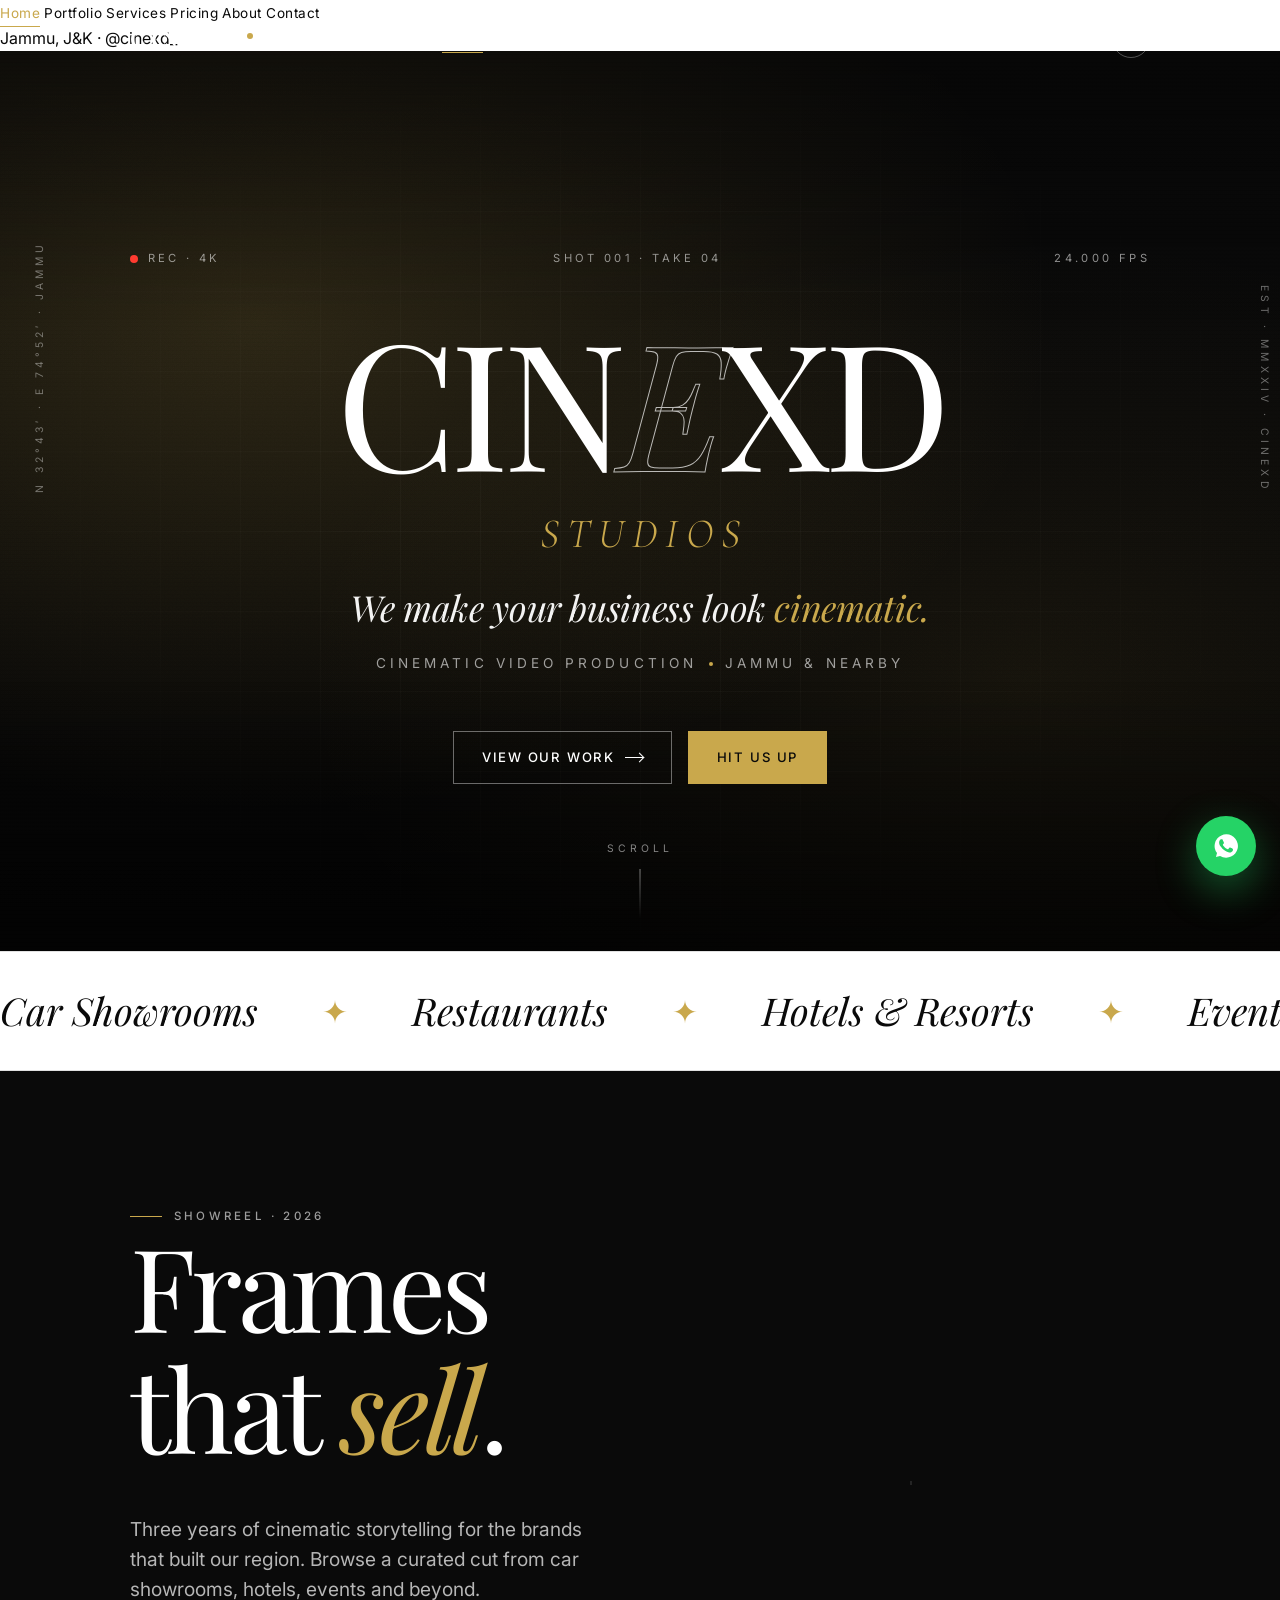
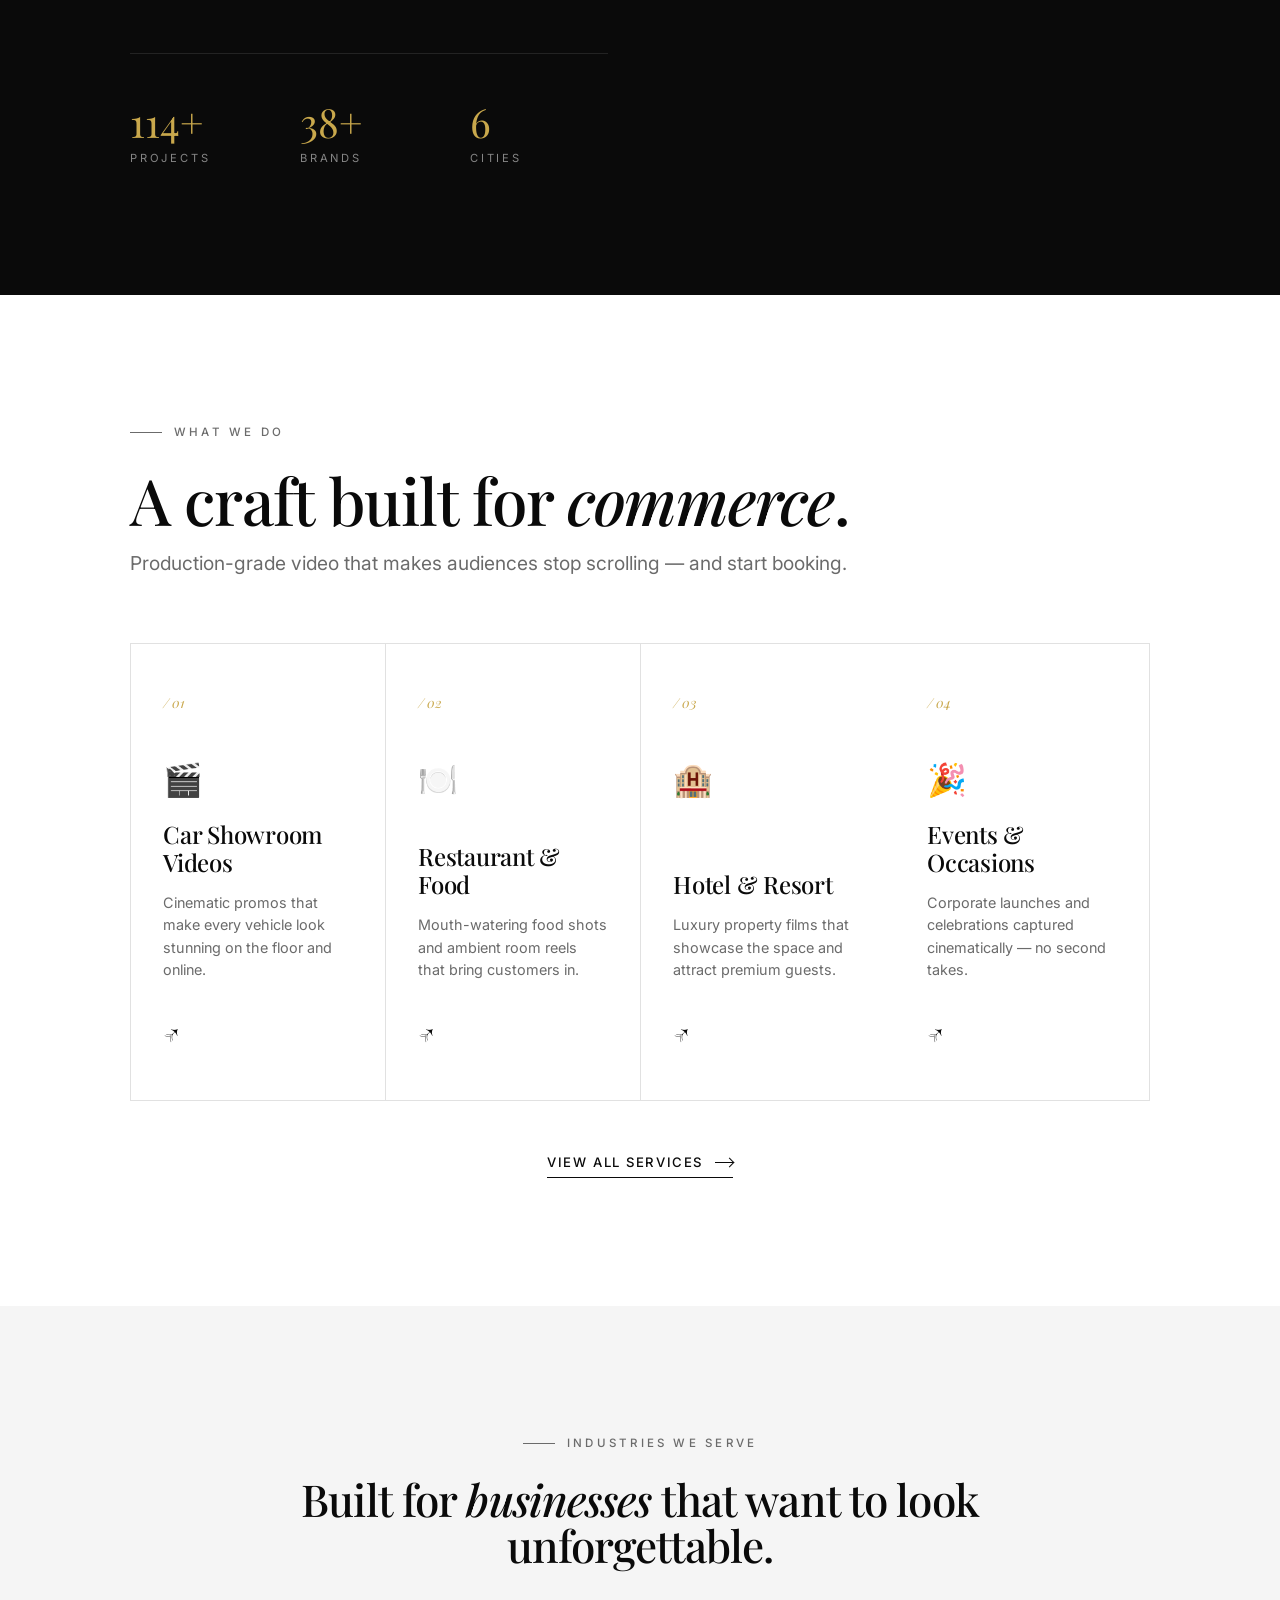
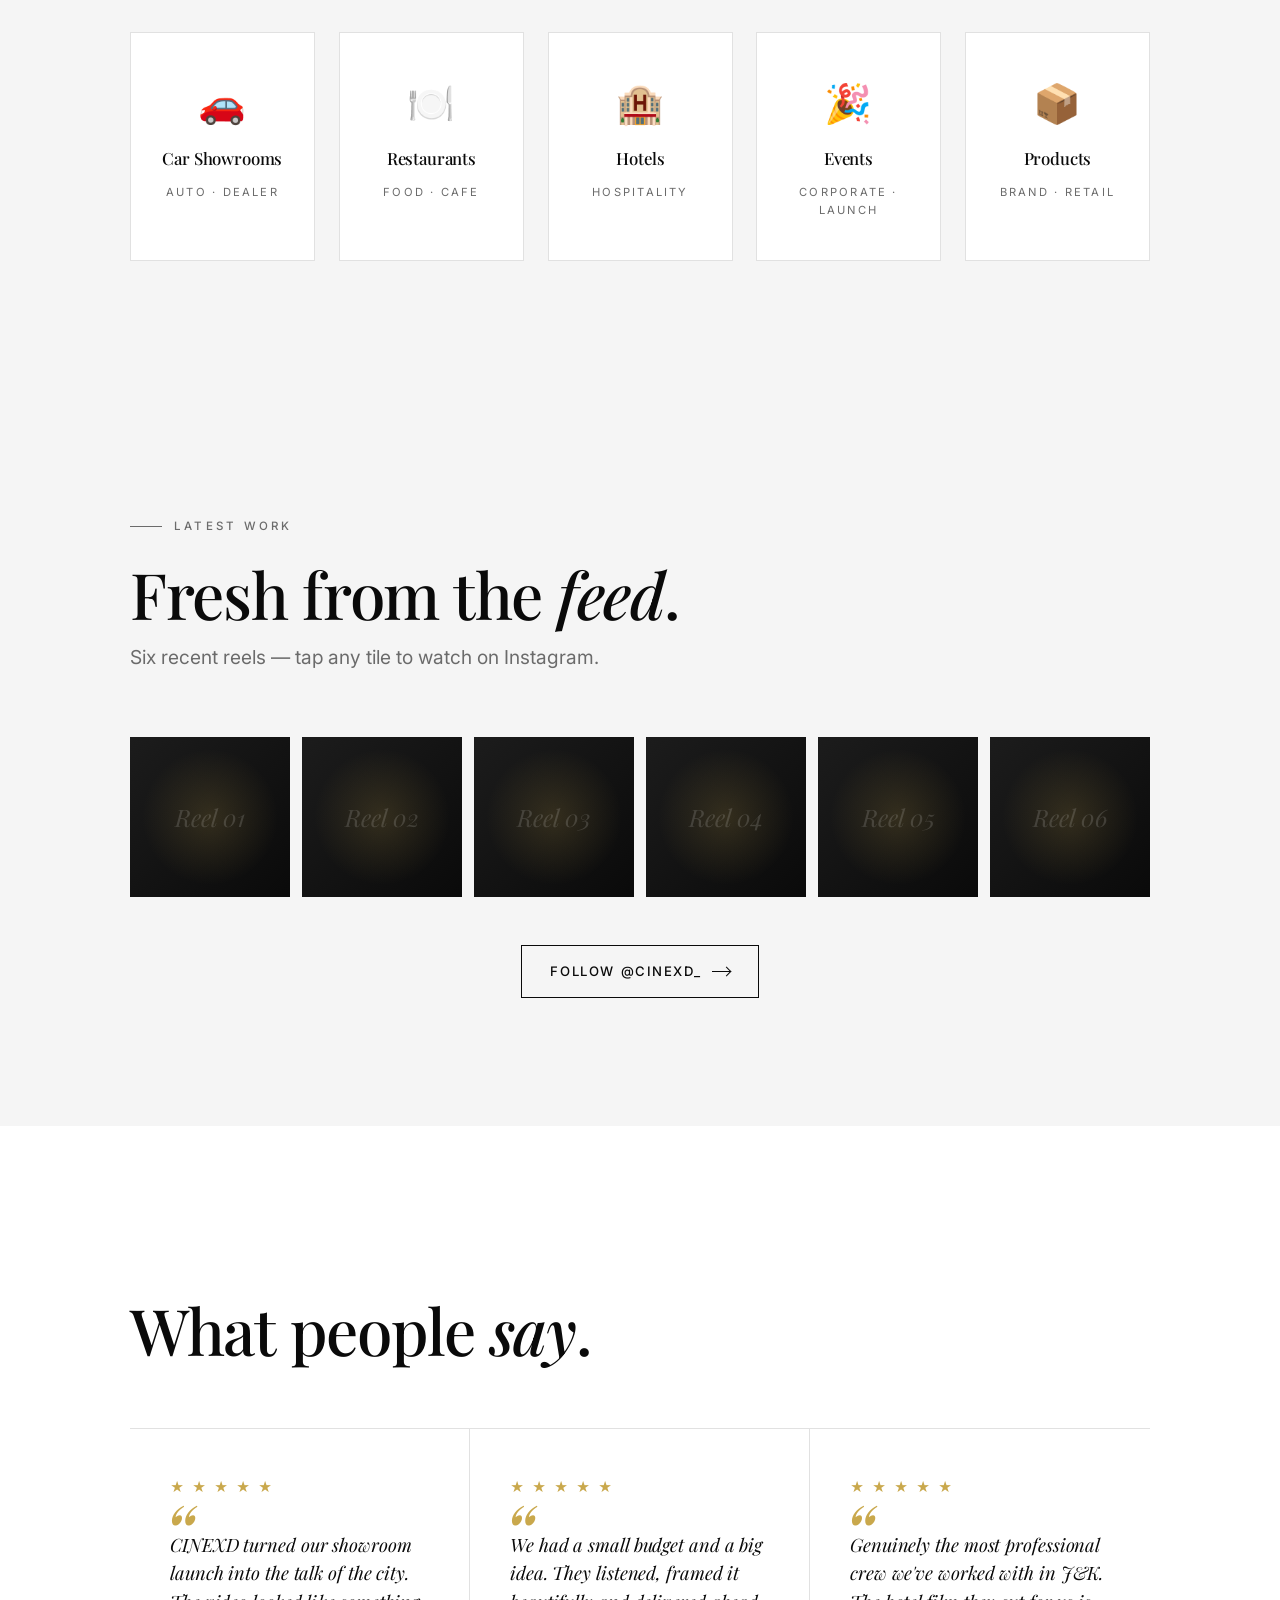
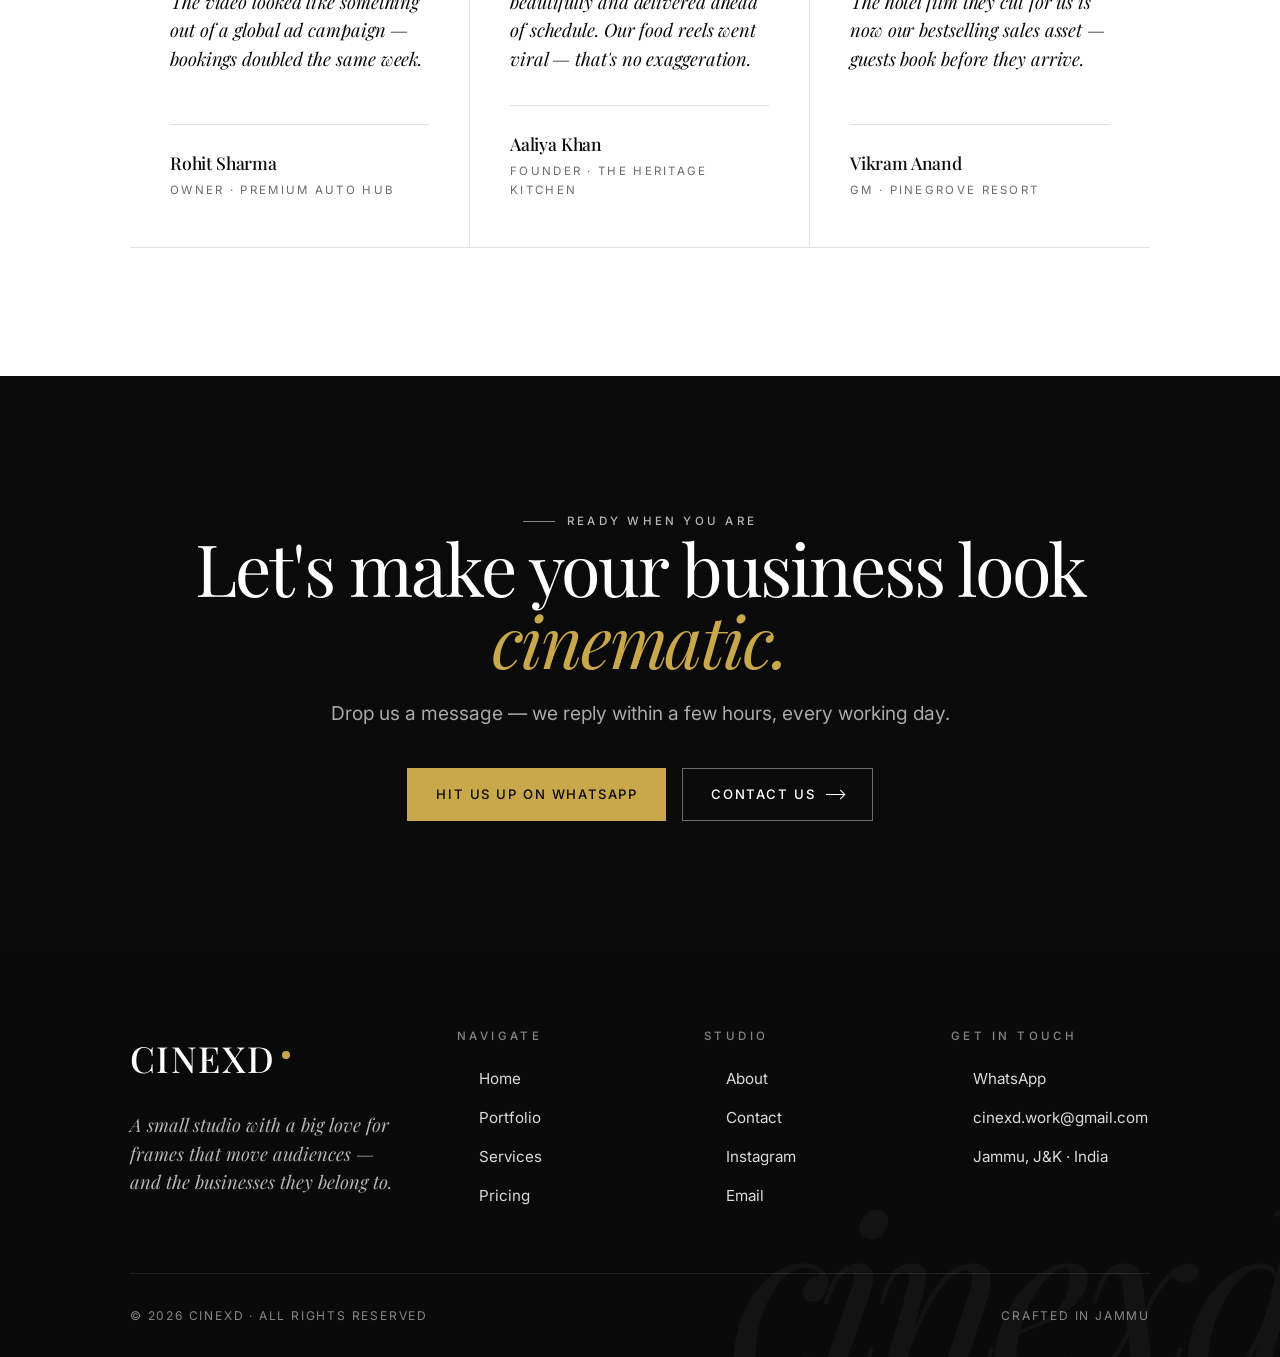
<file: index.html>
<!DOCTYPE html>
<html lang="en">
<head>
  <meta charset="UTF-8" />
  <meta name="viewport" content="width=device-width, initial-scale=1.0" />
  <meta name="description" content="CINEXD — Cinematic video production studio based in Jammu, J&K. We make your business look cinematic." />
  <meta name="theme-color" content="#0a0a0a" />
  <title>CINEXD — Cinematic Video Production · Jammu &amp; Nearby</title>

  <link rel="preconnect" href="https://fonts.googleapis.com" />
  <link rel="preconnect" href="https://fonts.gstatic.com" crossorigin />
  <link href="https://fonts.googleapis.com/css2?family=Cormorant+Garamond:ital,wght@1,300;1,400&family=Playfair+Display:ital,wght@0,400;0,500;0,600;1,400;1,500&family=Inter:wght@300;400;500;600&display=swap" rel="stylesheet" />

  <style>
    .hero-studios {
      display: block;
      font-family: 'Cormorant Garamond', 'Playfair Display', serif;
      font-style: italic;
      font-weight: 300;
      font-size: clamp(1.8rem, 3.5vw, 2.6rem);
      letter-spacing: 8px;
      text-transform: uppercase;
      color: #c9a84c;
      margin-top: 0.4rem;
      margin-bottom: 1.5rem;
      line-height: 1;
      text-indent: 8px; /* compensate for trailing letter-spacing so the word stays optically centered */
      animation: fadeInUp 1.4s cubic-bezier(0.22, 1, 0.36, 1) both;
      animation-delay: 0.7s;
    }
  </style>

  <link rel="stylesheet" href="css/style.css" />
  <link rel="stylesheet" href="css/animations.css" />
  <link rel="stylesheet" href="css/responsive.css" />
</head>
<body>

  <!-- ========== NAVIGATION ========== -->
  <header class="nav dark" id="nav">
    <div class="container nav-inner">
      <a href="index.html" class="nav-logo" aria-label="CINEXD home">CINEXD<span class="dot"></span></a>
      <nav>
        <ul class="nav-links">
          <li><a class="nav-link" href="index.html">Home</a></li>
          <li><a class="nav-link" href="portfolio.html">Portfolio</a></li>
          <li><a class="nav-link" href="services.html">Services</a></li>
          <li><a class="nav-link" href="pricing.html">Pricing</a></li>
          <li><a class="nav-link" href="about.html">About</a></li>
          <li><a class="nav-link" href="contact.html">Contact</a></li>
        </ul>
      </nav>
      <div class="nav-right">
        <a href="https://www.instagram.com/cinexd_" target="_blank" rel="noopener" class="nav-ig" aria-label="Instagram">
          <svg viewBox="0 0 24 24" fill="none" stroke="currentColor" stroke-width="1.5"><rect x="3" y="3" width="18" height="18" rx="5"/><circle cx="12" cy="12" r="4"/><circle cx="17.5" cy="6.5" r="0.6" fill="currentColor"/></svg>
        </a>
        <button class="nav-toggle" aria-label="Toggle menu" aria-expanded="false">
          <span></span><span></span><span></span>
        </button>
      </div>
    </div>
  </header>

  <!-- ========== MOBILE NAV ========== -->
  <div class="nav-mobile" aria-hidden="true">
    <a class="nav-link" href="index.html">Home</a>
    <a class="nav-link" href="portfolio.html">Portfolio</a>
    <a class="nav-link" href="services.html">Services</a>
    <a class="nav-link" href="pricing.html">Pricing</a>
    <a class="nav-link" href="about.html">About</a>
    <a class="nav-link" href="contact.html">Contact</a>
    <div class="nav-mobile-foot">
      Jammu, J&amp;K · <a href="https://www.instagram.com/cinexd_" target="_blank" rel="noopener">@cinexd_</a>
    </div>
  </div>

  <!-- ========== HERO ========== -->
  <section class="hero" id="hero">
    <div class="hero-bg" data-parallax="0.25"></div>
    <div class="hero-overlay"></div>
    <div class="grain"></div>
    <div class="scanlines"></div>

    <div class="hero-side left">N 32&deg;43&prime; · E 74&deg;52&prime; · JAMMU</div>
    <div class="hero-side right">EST · MMXXIV · CINEXD</div>

    <div class="hero-inner">
      <div class="hero-meta">
        <span><span class="rec"></span>REC · 4K</span>
        <span>SHOT 001 · TAKE 04</span>
        <span>24.000 FPS</span>
      </div>

      <h1 class="hero-logo">
        CIN<span class="stroke">E</span>XD
      </h1>
      <span class="hero-studios">Studios</span>

      <p class="hero-tagline">
        We make your business look <span class="italic gold">cinematic.</span>
      </p>

      <div class="hero-sub">
        <span>Cinematic Video Production</span>
        <span class="sep"></span>
        <span>Jammu &amp; Nearby</span>
      </div>

      <div class="hero-cta">
        <a href="portfolio.html" class="btn btn-light">View Our Work <span class="btn-arrow"></span></a>
        <a href="https://wa.me/919596482916?text=Hi%20CINEXD%2C%20I%20would%20like%20to%20discuss%20a%20project" target="_blank" rel="noopener" class="btn btn-gold">Hit Us Up</a>
      </div>
    </div>

    <a href="#showreel" class="hero-scroll">
      <span>Scroll</span>
    </a>
  </section>

  <!-- ========== MARQUEE ========== -->
  <section class="marquee" aria-hidden="true">
    <div class="marquee-track">
      <span class="marquee-item">Car Showrooms</span>
      <span class="marquee-item">Restaurants</span>
      <span class="marquee-item">Hotels &amp; Resorts</span>
      <span class="marquee-item">Events</span>
      <span class="marquee-item">Brand Commercials</span>
      <span class="marquee-item">Social Reels</span>
      <span class="marquee-item">Car Showrooms</span>
      <span class="marquee-item">Restaurants</span>
      <span class="marquee-item">Hotels &amp; Resorts</span>
      <span class="marquee-item">Events</span>
      <span class="marquee-item">Brand Commercials</span>
      <span class="marquee-item">Social Reels</span>
    </div>
  </section>

  <!-- ========== SHOWREEL ========== -->
  <section class="showreel" id="showreel">
    <div class="grain" style="opacity:.08"></div>
    <div class="container">
      <div class="showreel-grid">
        <div>
          <div class="eyebrow reveal">Showreel · 2026</div>
          <h2 class="h-display showreel-title reveal">Frames that <span class="italic">sell</span>.</h2>
          <p class="lead reveal" style="color:rgba(255,255,255,.7);max-width:480px">
            Three years of cinematic storytelling for the brands that built our region.
            Browse a curated cut from car showrooms, hotels, events and beyond.
          </p>

          <div class="showreel-stats">
            <div class="showreel-stat reveal">
              <div class="num"><span data-count="120">0</span>+</div>
              <div class="label">Projects</div>
            </div>
            <div class="showreel-stat reveal" style="--reveal-delay:.1s">
              <div class="num"><span data-count="40">0</span>+</div>
              <div class="label">Brands</div>
            </div>
            <div class="showreel-stat reveal" style="--reveal-delay:.2s">
              <div class="num"><span data-count="6">0</span></div>
              <div class="label">Cities</div>
            </div>
          </div>
        </div>

        <a href="https://www.instagram.com/cinexd_" target="_blank" rel="noopener" class="showreel-frame reveal-up">
          <div class="showreel-play">
            <div class="showreel-play-circle"></div>
          </div>
          <div class="showreel-label" style="position:absolute;bottom:1.25rem;left:0;right:0;color:rgba(255,255,255,.65);">
            Watch on Instagram &nbsp;·&nbsp; @cinexd_
          </div>
        </a>
      </div>
    </div>
  </section>

  <!-- ========== SERVICES PREVIEW ========== -->
  <section class="section">
    <div class="container">
      <div class="section-header">
        <span class="eyebrow reveal">What we do</span>
        <h2 class="h-1 reveal">A craft built for <span class="italic">commerce</span>.</h2>
        <p class="lead reveal">Production-grade video that makes audiences stop scrolling — and start booking.</p>
      </div>

      <div class="services-grid">
        <a href="services.html" class="service-card reveal">
          <div class="service-num">/ 01</div>
          <div class="service-icon">🎬</div>
          <h3 class="service-name">Car Showroom Videos</h3>
          <p class="service-desc">Cinematic promos that make every vehicle look stunning on the floor and online.</p>
          <span class="service-card-arrow">↗</span>
        </a>

        <a href="services.html" class="service-card reveal" style="--reveal-delay:.08s">
          <div class="service-num">/ 02</div>
          <div class="service-icon">🍽️</div>
          <h3 class="service-name">Restaurant &amp; Food</h3>
          <p class="service-desc">Mouth-watering food shots and ambient room reels that bring customers in.</p>
          <span class="service-card-arrow">↗</span>
        </a>

        <a href="services.html" class="service-card reveal" style="--reveal-delay:.16s">
          <div class="service-num">/ 03</div>
          <div class="service-icon">🏨</div>
          <h3 class="service-name">Hotel &amp; Resort</h3>
          <p class="service-desc">Luxury property films that showcase the space and attract premium guests.</p>
          <span class="service-card-arrow">↗</span>
        </a>

        <a href="services.html" class="service-card reveal" style="--reveal-delay:.24s">
          <div class="service-num">/ 04</div>
          <div class="service-icon">🎉</div>
          <h3 class="service-name">Events &amp; Occasions</h3>
          <p class="service-desc">Corporate launches and celebrations captured cinematically — no second takes.</p>
          <span class="service-card-arrow">↗</span>
        </a>
      </div>

      <div style="text-align:center;margin-top:3rem" class="reveal">
        <a href="services.html" class="btn-text">View All Services <span class="btn-arrow"></span></a>
      </div>
    </div>
  </section>

  <!-- ========== CLIENTS ========== -->
  <section class="section clients">
    <div class="container">
      <div class="section-header center">
        <span class="eyebrow reveal">Industries we serve</span>
        <h2 class="h-2 reveal">Built for <span class="italic">businesses</span> that want to look unforgettable.</h2>
      </div>

      <div class="clients-grid">
        <div class="client-card reveal"><span class="client-icon">🚗</span><h4 class="client-name">Car Showrooms</h4><span class="client-tag">Auto · Dealer</span></div>
        <div class="client-card reveal" style="--reveal-delay:.08s"><span class="client-icon">🍽️</span><h4 class="client-name">Restaurants</h4><span class="client-tag">Food · Cafe</span></div>
        <div class="client-card reveal" style="--reveal-delay:.16s"><span class="client-icon">🏨</span><h4 class="client-name">Hotels</h4><span class="client-tag">Hospitality</span></div>
        <div class="client-card reveal" style="--reveal-delay:.24s"><span class="client-icon">🎉</span><h4 class="client-name">Events</h4><span class="client-tag">Corporate · Launch</span></div>
        <div class="client-card reveal" style="--reveal-delay:.32s"><span class="client-icon">📦</span><h4 class="client-name">Products</h4><span class="client-tag">Brand · Retail</span></div>
      </div>
    </div>
  </section>

  <!-- ========== INSTAGRAM FEED ========== -->
  <section class="section ig-feed">
    <div class="container">
      <div class="section-header">
        <span class="eyebrow reveal">Latest work</span>
        <h2 class="h-1 reveal">Fresh from the <span class="italic">feed</span>.</h2>
        <p class="lead reveal">Six recent reels — tap any tile to watch on Instagram.</p>
      </div>

      <div class="ig-grid">
        <a href="https://www.instagram.com/cinexd_" target="_blank" rel="noopener" class="ig-item reveal"><span class="ig-item-label">Reel 01</span><div class="ig-item-overlay"><svg viewBox="0 0 24 24" fill="none" stroke="currentColor" stroke-width="1.5"><rect x="3" y="3" width="18" height="18" rx="5"/><circle cx="12" cy="12" r="4"/><circle cx="17.5" cy="6.5" r="0.6" fill="currentColor"/></svg></div></a>
        <a href="https://www.instagram.com/cinexd_" target="_blank" rel="noopener" class="ig-item reveal" style="--reveal-delay:.05s"><span class="ig-item-label">Reel 02</span><div class="ig-item-overlay"><svg viewBox="0 0 24 24" fill="none" stroke="currentColor" stroke-width="1.5"><rect x="3" y="3" width="18" height="18" rx="5"/><circle cx="12" cy="12" r="4"/><circle cx="17.5" cy="6.5" r="0.6" fill="currentColor"/></svg></div></a>
        <a href="https://www.instagram.com/cinexd_" target="_blank" rel="noopener" class="ig-item reveal" style="--reveal-delay:.1s"><span class="ig-item-label">Reel 03</span><div class="ig-item-overlay"><svg viewBox="0 0 24 24" fill="none" stroke="currentColor" stroke-width="1.5"><rect x="3" y="3" width="18" height="18" rx="5"/><circle cx="12" cy="12" r="4"/><circle cx="17.5" cy="6.5" r="0.6" fill="currentColor"/></svg></div></a>
        <a href="https://www.instagram.com/cinexd_" target="_blank" rel="noopener" class="ig-item reveal" style="--reveal-delay:.15s"><span class="ig-item-label">Reel 04</span><div class="ig-item-overlay"><svg viewBox="0 0 24 24" fill="none" stroke="currentColor" stroke-width="1.5"><rect x="3" y="3" width="18" height="18" rx="5"/><circle cx="12" cy="12" r="4"/><circle cx="17.5" cy="6.5" r="0.6" fill="currentColor"/></svg></div></a>
        <a href="https://www.instagram.com/cinexd_" target="_blank" rel="noopener" class="ig-item reveal" style="--reveal-delay:.2s"><span class="ig-item-label">Reel 05</span><div class="ig-item-overlay"><svg viewBox="0 0 24 24" fill="none" stroke="currentColor" stroke-width="1.5"><rect x="3" y="3" width="18" height="18" rx="5"/><circle cx="12" cy="12" r="4"/><circle cx="17.5" cy="6.5" r="0.6" fill="currentColor"/></svg></div></a>
        <a href="https://www.instagram.com/cinexd_" target="_blank" rel="noopener" class="ig-item reveal" style="--reveal-delay:.25s"><span class="ig-item-label">Reel 06</span><div class="ig-item-overlay"><svg viewBox="0 0 24 24" fill="none" stroke="currentColor" stroke-width="1.5"><rect x="3" y="3" width="18" height="18" rx="5"/><circle cx="12" cy="12" r="4"/><circle cx="17.5" cy="6.5" r="0.6" fill="currentColor"/></svg></div></a>
      </div>

      <div class="ig-cta reveal">
        <a href="https://www.instagram.com/cinexd_" target="_blank" rel="noopener" class="btn btn-ghost">Follow @cinexd_ <span class="btn-arrow"></span></a>
      </div>
    </div>
  </section>

  <!-- ========== TESTIMONIALS ========== -->
  <section class="section testimonials">
    <div class="container">
      <div class="section-header">
        <span class="eyebrow reveal">Words from clients</span>
        <h2 class="h-1 reveal">What people <span class="italic">say</span>.</h2>
      </div>

      <div class="testimonial-grid">
        <article class="testimonial reveal">
          <div class="testimonial-stars">★ ★ ★ ★ ★</div>
          <p class="testimonial-quote">CINEXD turned our showroom launch into the talk of the city. The video looked like something out of a global ad campaign — bookings doubled the same week.</p>
          <div class="testimonial-author">
            <span class="testimonial-name">Rohit Sharma</span>
            <span class="testimonial-role">Owner · Premium Auto Hub</span>
          </div>
        </article>

        <article class="testimonial reveal" style="--reveal-delay:.1s">
          <div class="testimonial-stars">★ ★ ★ ★ ★</div>
          <p class="testimonial-quote">We had a small budget and a big idea. They listened, framed it beautifully and delivered ahead of schedule. Our food reels went viral — that's no exaggeration.</p>
          <div class="testimonial-author">
            <span class="testimonial-name">Aaliya Khan</span>
            <span class="testimonial-role">Founder · The Heritage Kitchen</span>
          </div>
        </article>

        <article class="testimonial reveal" style="--reveal-delay:.2s">
          <div class="testimonial-stars">★ ★ ★ ★ ★</div>
          <p class="testimonial-quote">Genuinely the most professional crew we've worked with in J&amp;K. The hotel film they cut for us is now our bestselling sales asset — guests book before they arrive.</p>
          <div class="testimonial-author">
            <span class="testimonial-name">Vikram Anand</span>
            <span class="testimonial-role">GM · Pinegrove Resort</span>
          </div>
        </article>
      </div>
    </div>
  </section>

  <!-- ========== CTA ========== -->
  <section class="section cta-section">
    <div class="grain"></div>
    <div class="scanlines"></div>
    <div class="container">
      <span class="eyebrow light reveal" style="justify-content:center">Ready when you are</span>
      <h2 class="cta-headline reveal">Let's make your business look <span class="italic">cinematic.</span></h2>
      <p class="lead reveal">Drop us a message — we reply within a few hours, every working day.</p>
      <div class="reveal" style="display:flex;justify-content:center;gap:1rem;flex-wrap:wrap">
        <a href="https://wa.me/919596482916?text=Hi%20CINEXD%2C%20I%20would%20like%20to%20discuss%20a%20project" target="_blank" rel="noopener" class="btn btn-gold">Hit Us Up on WhatsApp</a>
        <a href="contact.html" class="btn btn-light">Contact Us <span class="btn-arrow"></span></a>
      </div>
    </div>
  </section>

  <!-- ========== FOOTER ========== -->
  <footer class="footer">
    <div class="container">
      <div class="footer-top">
        <div class="footer-brand">
          <div class="footer-logo">CINEXD<span class="dot"></span></div>
          <p class="footer-tagline">A small studio with a big love for frames that move audiences — and the businesses they belong to.</p>
        </div>
        <div class="footer-col">
          <h4>Navigate</h4>
          <ul class="footer-list">
            <li><a href="index.html">Home</a></li>
            <li><a href="portfolio.html">Portfolio</a></li>
            <li><a href="services.html">Services</a></li>
            <li><a href="pricing.html">Pricing</a></li>
          </ul>
        </div>
        <div class="footer-col">
          <h4>Studio</h4>
          <ul class="footer-list">
            <li><a href="about.html">About</a></li>
            <li><a href="contact.html">Contact</a></li>
            <li><a href="https://www.instagram.com/cinexd_" target="_blank" rel="noopener">Instagram</a></li>
            <li><a href="mailto:cinexd.work@gmail.com">Email</a></li>
          </ul>
        </div>
        <div class="footer-col">
          <h4>Get in touch</h4>
          <ul class="footer-list">
            <li><a href="https://wa.me/919596482916?text=Hi%20CINEXD%2C%20I%20would%20like%20to%20discuss%20a%20project" target="_blank" rel="noopener">WhatsApp</a></li>
            <li><a href="mailto:cinexd.work@gmail.com">cinexd.work@gmail.com</a></li>
            <li><a href="#">Jammu, J&amp;K · India</a></li>
          </ul>
        </div>
      </div>
      <div class="footer-bottom">
        <span>© <span data-year>2026</span> CINEXD · All rights reserved</span>
        <span>Crafted in Jammu</span>
      </div>
    </div>
    <div class="footer-mark">cinexd</div>
  </footer>

  <!-- ========== WHATSAPP FLOAT ========== -->
  <a href="https://wa.me/919596482916?text=Hi%20CINEXD%2C%20I%20would%20like%20to%20discuss%20a%20project" target="_blank" rel="noopener" class="wa-float" aria-label="Chat on WhatsApp">
    <span class="wa-float-label">Chat on WhatsApp</span>
    <svg viewBox="0 0 24 24" fill="currentColor"><path d="M17.6 14.2c-.3-.2-1.7-.8-2-.9-.3-.1-.5-.2-.7.2s-.8.9-.9 1.1c-.2.2-.3.2-.6.1s-1.2-.5-2.4-1.5c-.9-.8-1.5-1.7-1.6-2-.2-.3 0-.5.1-.6.1-.1.3-.3.4-.5.1-.1.2-.3.3-.5.1-.2 0-.4 0-.5 0-.1-.7-1.7-1-2.3-.3-.6-.5-.5-.7-.5h-.6c-.2 0-.5.1-.8.4-.3.3-1 1-1 2.5s1.1 2.9 1.2 3.1c.2.2 2.1 3.2 5.1 4.5.7.3 1.2.5 1.7.6.7.2 1.3.2 1.8.1.6-.1 1.7-.7 1.9-1.4.2-.7.2-1.2.2-1.4-.1-.1-.3-.2-.6-.4zM12 22a10 10 0 0 1-5.1-1.4l-3.5.9.9-3.4A10 10 0 1 1 12 22z"/></svg>
  </a>

  <script src="js/animations.js" defer></script>
  <script src="js/main.js" defer></script>
</body>
</html>
</file>
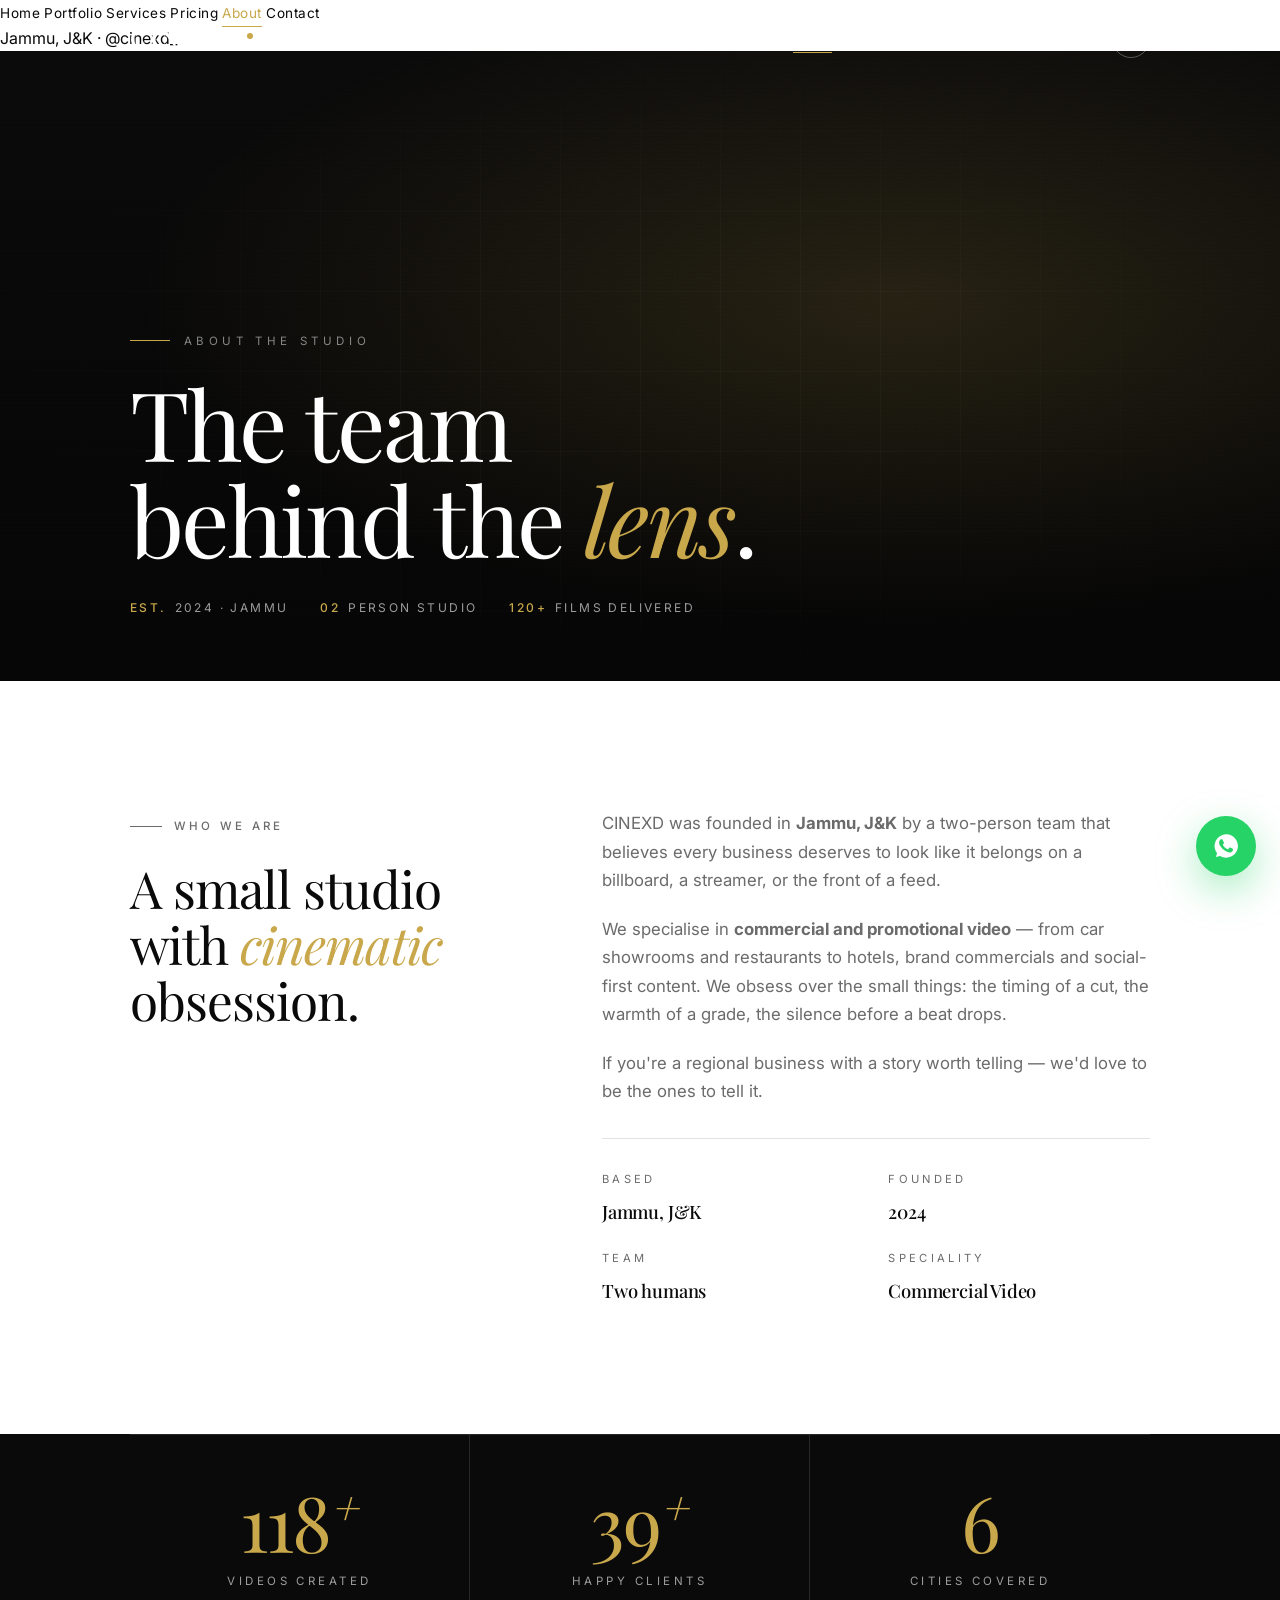
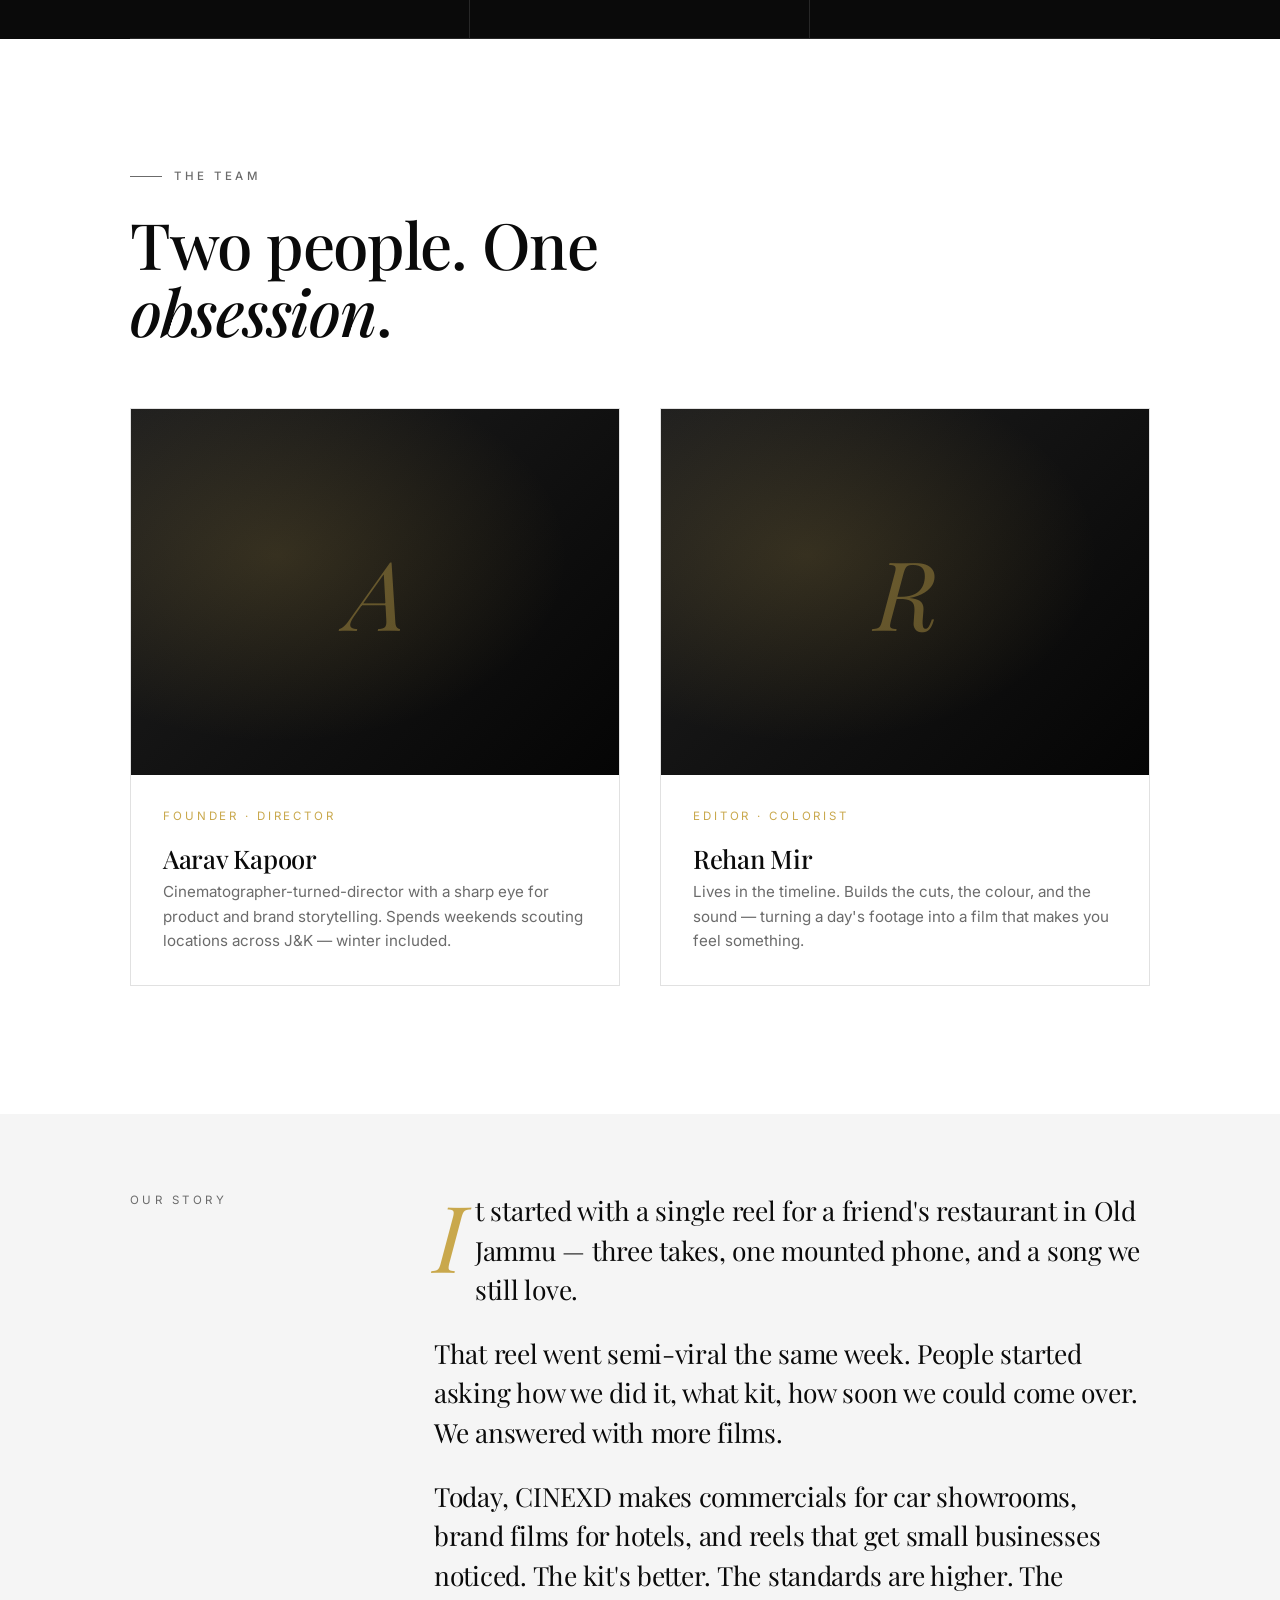
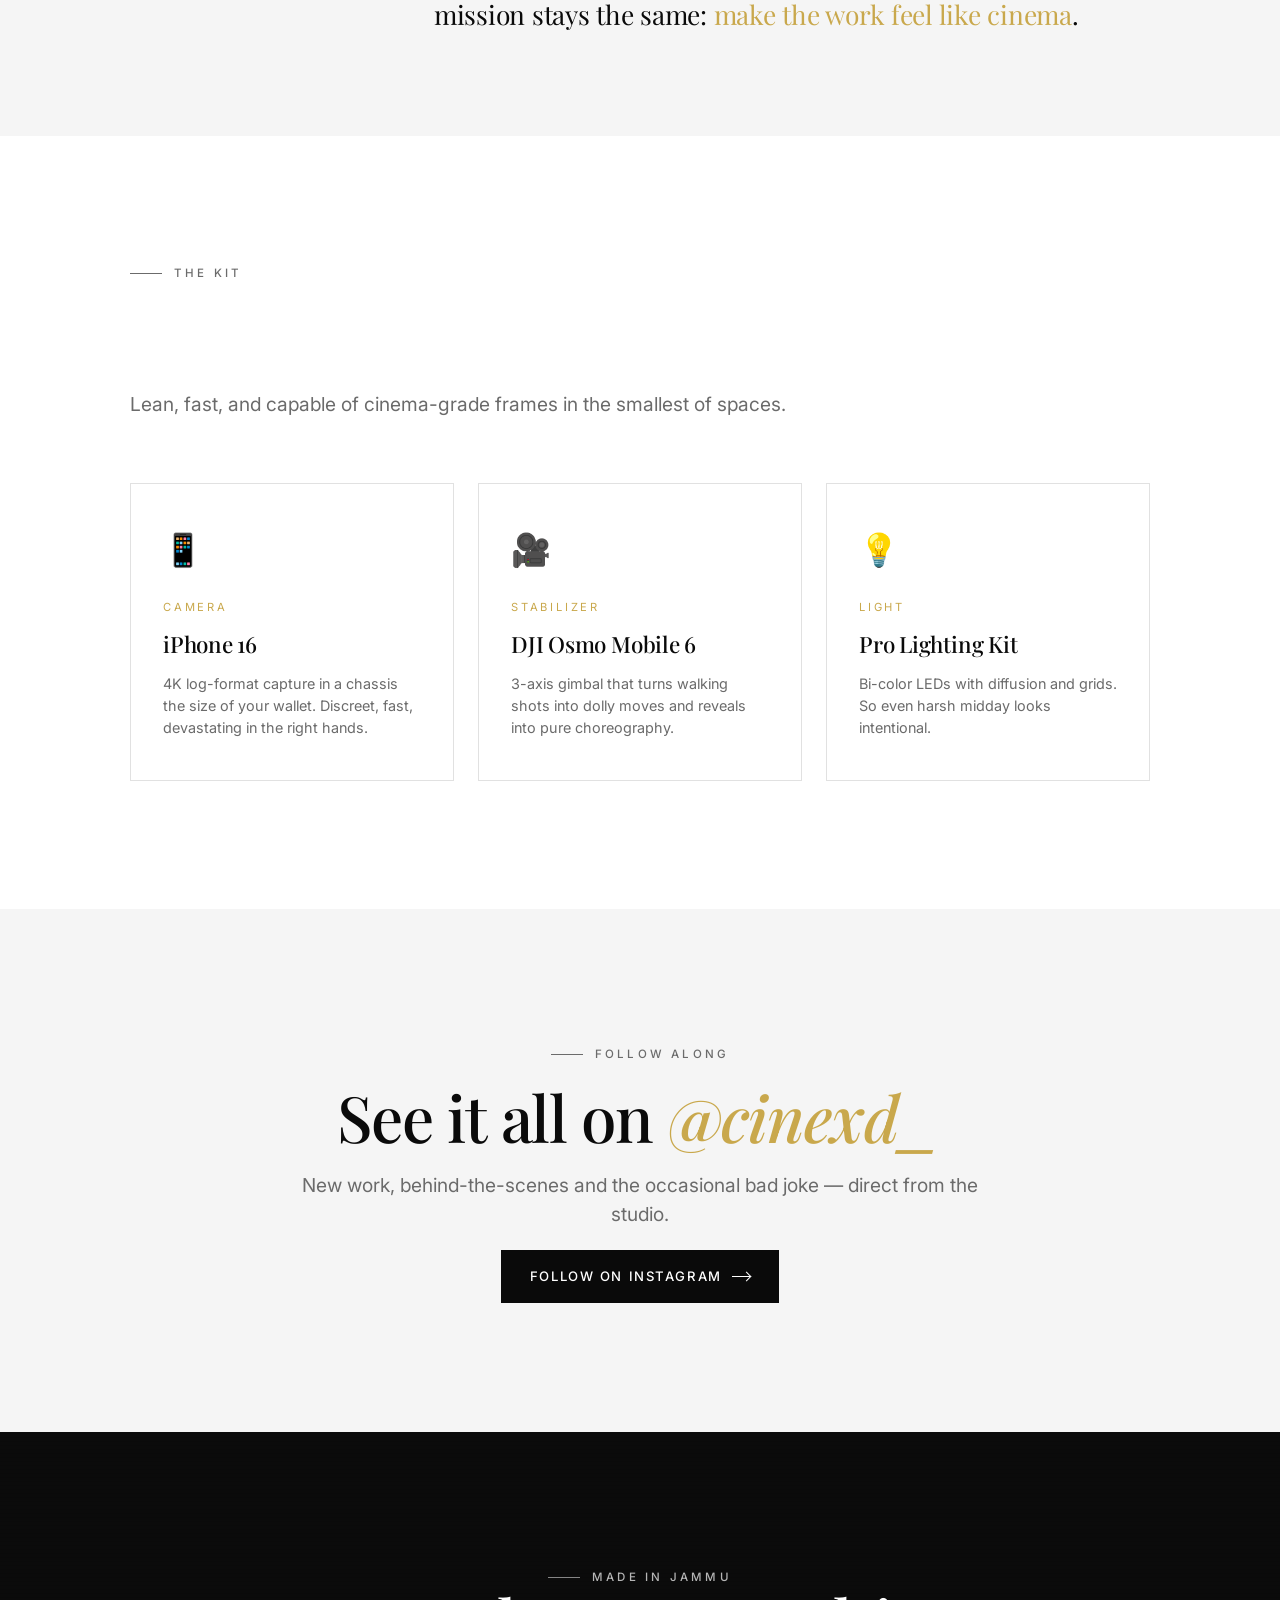
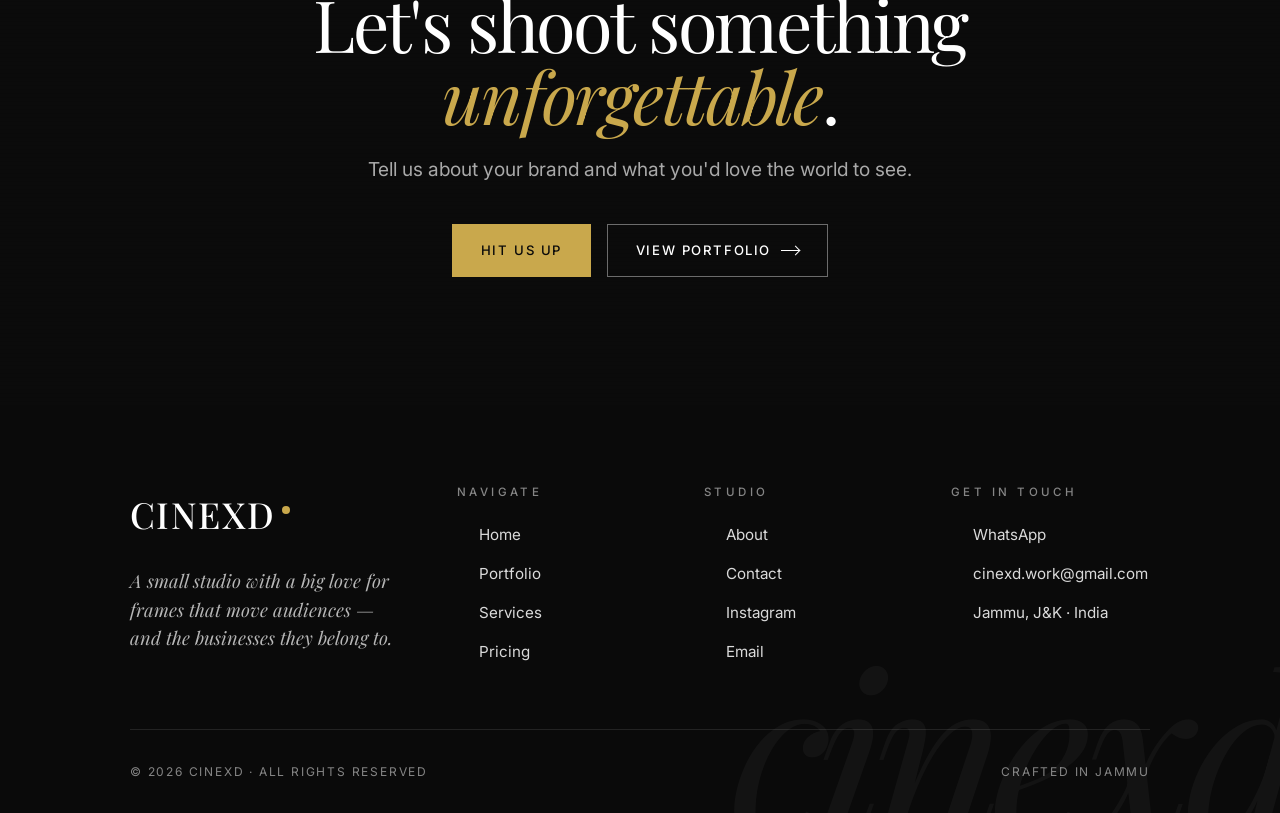
<file: about.html>
<!DOCTYPE html>
<html lang="en">
<head>
  <meta charset="UTF-8" />
  <meta name="viewport" content="width=device-width, initial-scale=1.0" />
  <meta name="description" content="About CINEXD — A two-person cinematic video studio in Jammu, J&K, making businesses look unforgettable." />
  <meta name="theme-color" content="#0a0a0a" />
  <title>About · CINEXD</title>

  <link rel="preconnect" href="https://fonts.googleapis.com" />
  <link rel="preconnect" href="https://fonts.gstatic.com" crossorigin />
  <link href="https://fonts.googleapis.com/css2?family=Playfair+Display:ital,wght@0,400;0,500;0,600;1,400;1,500&family=Inter:wght@300;400;500;600&display=swap" rel="stylesheet" />

  <link rel="stylesheet" href="css/style.css" />
  <link rel="stylesheet" href="css/animations.css" />
  <link rel="stylesheet" href="css/responsive.css" />
</head>
<body>

  <header class="nav dark" id="nav">
    <div class="container nav-inner">
      <a href="index.html" class="nav-logo">CINEXD<span class="dot"></span></a>
      <nav>
        <ul class="nav-links">
          <li><a class="nav-link" href="index.html">Home</a></li>
          <li><a class="nav-link" href="portfolio.html">Portfolio</a></li>
          <li><a class="nav-link" href="services.html">Services</a></li>
          <li><a class="nav-link" href="pricing.html">Pricing</a></li>
          <li><a class="nav-link" href="about.html">About</a></li>
          <li><a class="nav-link" href="contact.html">Contact</a></li>
        </ul>
      </nav>
      <div class="nav-right">
        <a href="https://www.instagram.com/cinexd_" target="_blank" rel="noopener" class="nav-ig" aria-label="Instagram">
          <svg viewBox="0 0 24 24" fill="none" stroke="currentColor" stroke-width="1.5"><rect x="3" y="3" width="18" height="18" rx="5"/><circle cx="12" cy="12" r="4"/><circle cx="17.5" cy="6.5" r="0.6" fill="currentColor"/></svg>
        </a>
        <button class="nav-toggle" aria-label="Toggle menu" aria-expanded="false"><span></span><span></span><span></span></button>
      </div>
    </div>
  </header>

  <div class="nav-mobile" aria-hidden="true">
    <a class="nav-link" href="index.html">Home</a>
    <a class="nav-link" href="portfolio.html">Portfolio</a>
    <a class="nav-link" href="services.html">Services</a>
    <a class="nav-link" href="pricing.html">Pricing</a>
    <a class="nav-link" href="about.html">About</a>
    <a class="nav-link" href="contact.html">Contact</a>
    <div class="nav-mobile-foot">Jammu, J&amp;K · <a href="https://www.instagram.com/cinexd_" target="_blank" rel="noopener">@cinexd_</a></div>
  </div>

  <!-- ========== PAGE HERO ========== -->
  <section class="page-hero">
    <div class="hero-bg" data-parallax="0.2"></div>
    <div class="grain"></div>
    <div class="scanlines"></div>
    <div class="container">
      <div class="page-hero-eyebrow">About the Studio</div>
      <h1 class="page-hero-title">The team<br/>behind the <span class="italic">lens</span>.</h1>
      <div class="page-hero-meta">
        <span><strong>Est.</strong>2024 · Jammu</span>
        <span><strong>02</strong>Person studio</span>
        <span><strong>120+</strong>Films delivered</span>
      </div>
    </div>
  </section>

  <!-- ========== INTRO ========== -->
  <section class="section">
    <div class="container">
      <div class="about-intro">
        <div class="reveal">
          <span class="eyebrow">Who we are</span>
          <h2 style="margin-top:1.5rem">A small studio<br/>with <span class="italic">cinematic</span> obsession.</h2>
        </div>
        <div class="reveal" style="--reveal-delay:.1s">
          <p>CINEXD was founded in <strong>Jammu, J&amp;K</strong> by a two-person team that believes every business deserves to look like it belongs on a billboard, a streamer, or the front of a feed.</p>
          <p>We specialise in <strong>commercial and promotional video</strong> — from car showrooms and restaurants to hotels, brand commercials and social-first content. We obsess over the small things: the timing of a cut, the warmth of a grade, the silence before a beat drops.</p>
          <p>If you're a regional business with a story worth telling — we'd love to be the ones to tell it.</p>

          <div class="about-meta">
            <div class="about-meta-item"><span class="label">Based</span><span class="value">Jammu, J&amp;K</span></div>
            <div class="about-meta-item"><span class="label">Founded</span><span class="value">2024</span></div>
            <div class="about-meta-item"><span class="label">Team</span><span class="value">Two humans</span></div>
            <div class="about-meta-item"><span class="label">Speciality</span><span class="value">Commercial Video</span></div>
          </div>
        </div>
      </div>
    </div>
  </section>

  <!-- ========== STATS ========== -->
  <section class="stats">
    <div class="container">
      <div class="stats-grid">
        <div class="stat reveal"><div class="num"><span data-count="120">0</span><span class="plus">+</span></div><div class="label">Videos Created</div></div>
        <div class="stat reveal" style="--reveal-delay:.1s"><div class="num"><span data-count="40">0</span><span class="plus">+</span></div><div class="label">Happy Clients</div></div>
        <div class="stat reveal" style="--reveal-delay:.2s"><div class="num"><span data-count="6">0</span></div><div class="label">Cities Covered</div></div>
      </div>
    </div>
  </section>

  <!-- ========== TEAM ========== -->
  <section class="section">
    <div class="container">
      <div class="section-header">
        <span class="eyebrow reveal">The team</span>
        <h2 class="h-1 reveal">Two people. One <span class="italic">obsession</span>.</h2>
      </div>

      <div class="team-grid">
        <article class="team-card reveal">
          <div class="team-photo">
            <div class="team-photo-initial">A</div>
          </div>
          <div class="team-info">
            <div class="team-role">Founder · Director</div>
            <h3 class="team-name">Aarav Kapoor</h3>
            <p class="team-bio">Cinematographer-turned-director with a sharp eye for product and brand storytelling. Spends weekends scouting locations across J&amp;K — winter included.</p>
          </div>
        </article>

        <article class="team-card reveal" style="--reveal-delay:.1s">
          <div class="team-photo">
            <div class="team-photo-initial">R</div>
          </div>
          <div class="team-info">
            <div class="team-role">Editor · Colorist</div>
            <h3 class="team-name">Rehan Mir</h3>
            <p class="team-bio">Lives in the timeline. Builds the cuts, the colour, and the sound — turning a day's footage into a film that makes you feel something.</p>
          </div>
        </article>
      </div>
    </div>
  </section>

  <!-- ========== STORY ========== -->
  <section class="section section-tight" style="background:var(--bg-alt)">
    <div class="container">
      <div class="story">
        <div class="reveal">
          <div class="story-label">Our Story</div>
        </div>
        <div class="story-content reveal" style="--reveal-delay:.1s">
          <p>It started with a single reel for a friend's restaurant in Old Jammu — three takes, one mounted phone, and a song we still love.</p>
          <p>That reel went semi-viral the same week. People started asking how we did it, what kit, how soon we could come over. We answered with more films.</p>
          <p>Today, CINEXD makes commercials for car showrooms, brand films for hotels, and reels that get small businesses noticed. The kit's better. The standards are higher. The mission stays the same: <span class="gold">make the work feel like cinema</span>.</p>
        </div>
      </div>
    </div>
  </section>

  <!-- ========== EQUIPMENT ========== -->
  <section class="section">
    <div class="container">
      <div class="section-header">
        <span class="eyebrow reveal">The kit</span>
        <h2 class="h-1 reveal">What we shoot <span class="italic">on</span>.</h2>
        <p class="lead reveal">Lean, fast, and capable of cinema-grade frames in the smallest of spaces.</p>
      </div>

      <div class="equipment-grid">
        <div class="equipment-card reveal">
          <span class="equipment-icon">📱</span>
          <span class="equipment-spec">Camera</span>
          <h3 class="equipment-name">iPhone 16</h3>
          <p class="equipment-desc">4K log-format capture in a chassis the size of your wallet. Discreet, fast, devastating in the right hands.</p>
        </div>
        <div class="equipment-card reveal" style="--reveal-delay:.08s">
          <span class="equipment-icon">🎥</span>
          <span class="equipment-spec">Stabilizer</span>
          <h3 class="equipment-name">DJI Osmo Mobile 6</h3>
          <p class="equipment-desc">3-axis gimbal that turns walking shots into dolly moves and reveals into pure choreography.</p>
        </div>
        <div class="equipment-card reveal" style="--reveal-delay:.16s">
          <span class="equipment-icon">💡</span>
          <span class="equipment-spec">Light</span>
          <h3 class="equipment-name">Pro Lighting Kit</h3>
          <p class="equipment-desc">Bi-color LEDs with diffusion and grids. So even harsh midday looks intentional.</p>
        </div>
      </div>
    </div>
  </section>

  <!-- ========== INSTAGRAM CALLOUT ========== -->
  <section class="section ig-feed">
    <div class="container" style="text-align:center">
      <div class="reveal" style="display:inline-flex;flex-direction:column;align-items:center;gap:1.25rem">
        <span class="eyebrow">Follow along</span>
        <h2 class="h-1">See it all on <span class="italic gold">@cinexd_</span></h2>
        <p class="lead" style="text-align:center">New work, behind-the-scenes and the occasional bad joke — direct from the studio.</p>
        <a href="https://www.instagram.com/cinexd_" target="_blank" rel="noopener" class="btn btn-primary">Follow on Instagram <span class="btn-arrow"></span></a>
      </div>
    </div>
  </section>

  <!-- ========== CTA ========== -->
  <section class="section cta-section">
    <div class="grain"></div>
    <div class="scanlines"></div>
    <div class="container">
      <span class="eyebrow light reveal" style="justify-content:center">Made in Jammu</span>
      <h2 class="cta-headline reveal">Let's shoot something <span class="italic">unforgettable</span>.</h2>
      <p class="lead reveal">Tell us about your brand and what you'd love the world to see.</p>
      <div class="reveal" style="display:flex;justify-content:center;gap:1rem;flex-wrap:wrap">
        <a href="https://wa.me/919596482916?text=Hi%20CINEXD%2C%20I%20would%20like%20to%20discuss%20a%20project" target="_blank" rel="noopener" class="btn btn-gold">Hit Us Up</a>
        <a href="portfolio.html" class="btn btn-light">View Portfolio <span class="btn-arrow"></span></a>
      </div>
    </div>
  </section>

  <footer class="footer">
    <div class="container">
      <div class="footer-top">
        <div class="footer-brand">
          <div class="footer-logo">CINEXD<span class="dot"></span></div>
          <p class="footer-tagline">A small studio with a big love for frames that move audiences — and the businesses they belong to.</p>
        </div>
        <div class="footer-col"><h4>Navigate</h4><ul class="footer-list"><li><a href="index.html">Home</a></li><li><a href="portfolio.html">Portfolio</a></li><li><a href="services.html">Services</a></li><li><a href="pricing.html">Pricing</a></li></ul></div>
        <div class="footer-col"><h4>Studio</h4><ul class="footer-list"><li><a href="about.html">About</a></li><li><a href="contact.html">Contact</a></li><li><a href="https://www.instagram.com/cinexd_" target="_blank" rel="noopener">Instagram</a></li><li><a href="mailto:cinexd.work@gmail.com">Email</a></li></ul></div>
        <div class="footer-col"><h4>Get in touch</h4><ul class="footer-list"><li><a href="https://wa.me/919596482916?text=Hi%20CINEXD%2C%20I%20would%20like%20to%20discuss%20a%20project" target="_blank" rel="noopener">WhatsApp</a></li><li><a href="mailto:cinexd.work@gmail.com">cinexd.work@gmail.com</a></li><li><a href="#">Jammu, J&amp;K · India</a></li></ul></div>
      </div>
      <div class="footer-bottom"><span>© <span data-year>2026</span> CINEXD · All rights reserved</span><span>Crafted in Jammu</span></div>
    </div>
    <div class="footer-mark">cinexd</div>
  </footer>

  <a href="https://wa.me/919596482916?text=Hi%20CINEXD%2C%20I%20would%20like%20to%20discuss%20a%20project" target="_blank" rel="noopener" class="wa-float" aria-label="Chat on WhatsApp">
    <span class="wa-float-label">Chat on WhatsApp</span>
    <svg viewBox="0 0 24 24" fill="currentColor"><path d="M17.6 14.2c-.3-.2-1.7-.8-2-.9-.3-.1-.5-.2-.7.2s-.8.9-.9 1.1c-.2.2-.3.2-.6.1s-1.2-.5-2.4-1.5c-.9-.8-1.5-1.7-1.6-2-.2-.3 0-.5.1-.6.1-.1.3-.3.4-.5.1-.1.2-.3.3-.5.1-.2 0-.4 0-.5 0-.1-.7-1.7-1-2.3-.3-.6-.5-.5-.7-.5h-.6c-.2 0-.5.1-.8.4-.3.3-1 1-1 2.5s1.1 2.9 1.2 3.1c.2.2 2.1 3.2 5.1 4.5.7.3 1.2.5 1.7.6.7.2 1.3.2 1.8.1.6-.1 1.7-.7 1.9-1.4.2-.7.2-1.2.2-1.4-.1-.1-.3-.2-.6-.4zM12 22a10 10 0 0 1-5.1-1.4l-3.5.9.9-3.4A10 10 0 1 1 12 22z"/></svg>
  </a>

  <script src="js/animations.js" defer></script>
  <script src="js/main.js" defer></script>
</body>
</html>
</file>
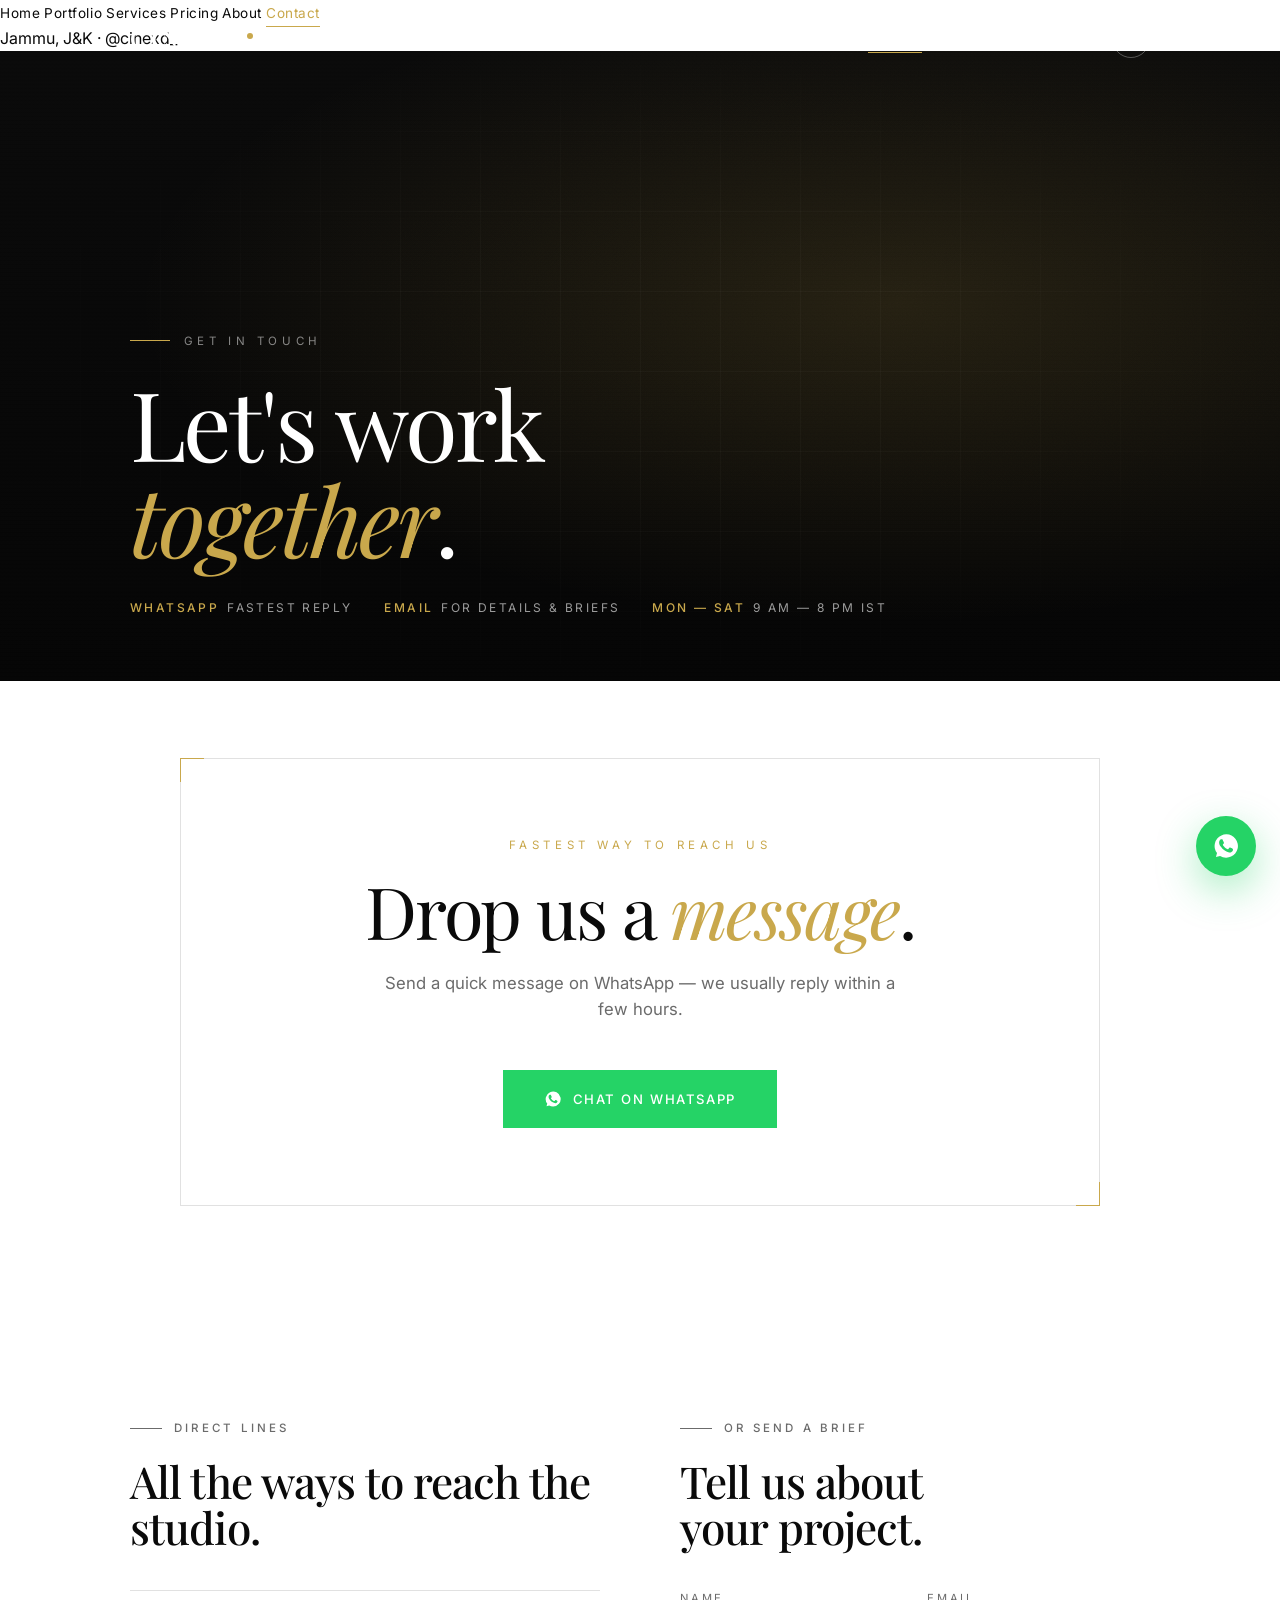
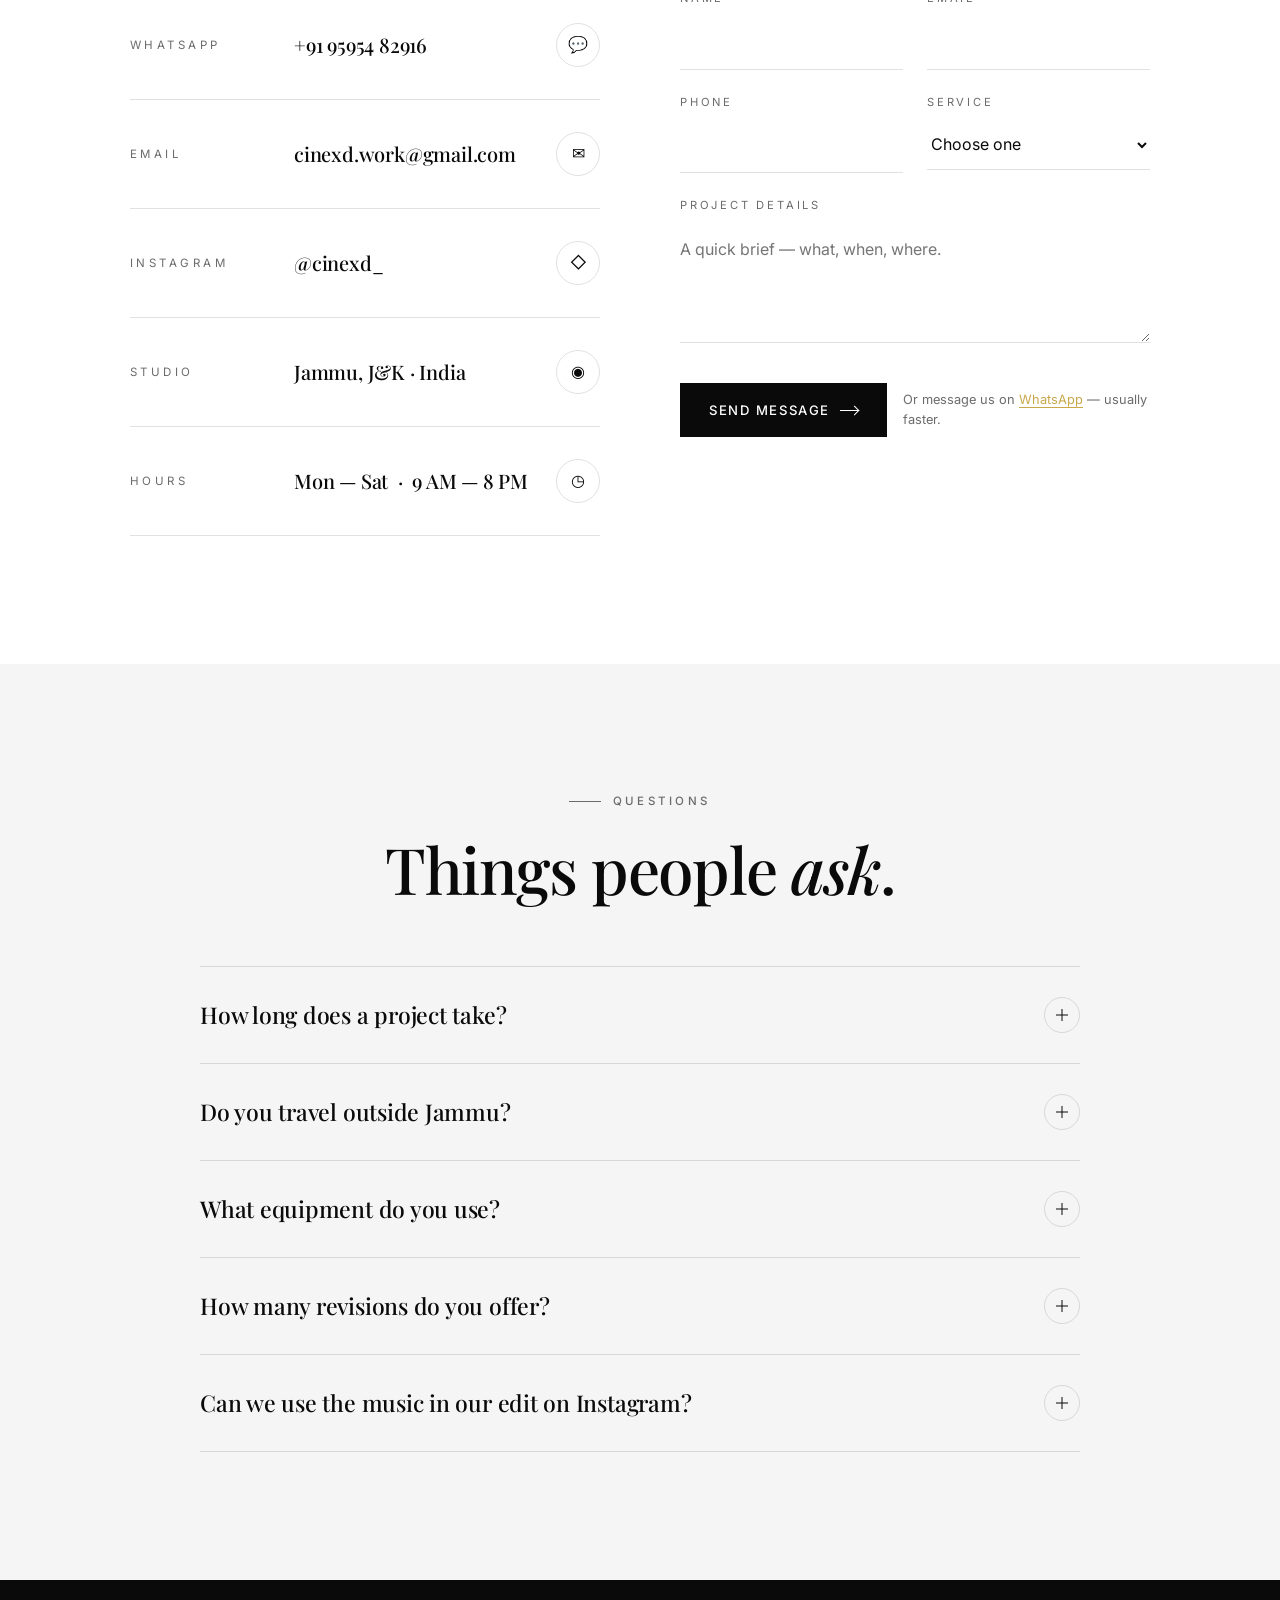
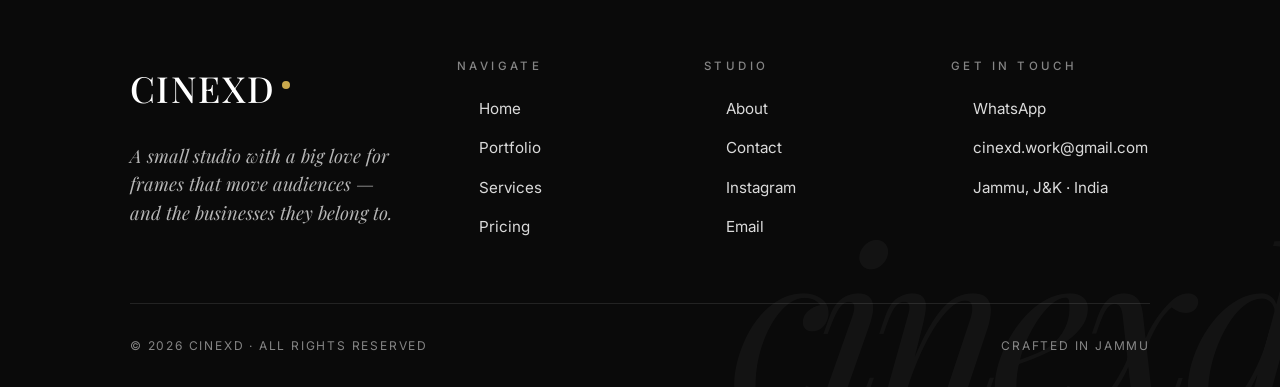
<file: contact.html>
<!DOCTYPE html>
<html lang="en">
<head>
  <meta charset="UTF-8" />
  <meta name="viewport" content="width=device-width, initial-scale=1.0" />
  <meta name="description" content="Contact CINEXD — Reach out on WhatsApp, Instagram or email to discuss your cinematic video project." />
  <meta name="theme-color" content="#0a0a0a" />
  <title>Contact · CINEXD</title>

  <link rel="preconnect" href="https://fonts.googleapis.com" />
  <link rel="preconnect" href="https://fonts.gstatic.com" crossorigin />
  <link href="https://fonts.googleapis.com/css2?family=Playfair+Display:ital,wght@0,400;0,500;0,600;1,400;1,500&family=Inter:wght@300;400;500;600&display=swap" rel="stylesheet" />

  <link rel="stylesheet" href="css/style.css" />
  <link rel="stylesheet" href="css/animations.css" />
  <link rel="stylesheet" href="css/responsive.css" />
</head>
<body>

  <header class="nav dark" id="nav">
    <div class="container nav-inner">
      <a href="index.html" class="nav-logo">CINEXD<span class="dot"></span></a>
      <nav>
        <ul class="nav-links">
          <li><a class="nav-link" href="index.html">Home</a></li>
          <li><a class="nav-link" href="portfolio.html">Portfolio</a></li>
          <li><a class="nav-link" href="services.html">Services</a></li>
          <li><a class="nav-link" href="pricing.html">Pricing</a></li>
          <li><a class="nav-link" href="about.html">About</a></li>
          <li><a class="nav-link" href="contact.html">Contact</a></li>
        </ul>
      </nav>
      <div class="nav-right">
        <a href="https://www.instagram.com/cinexd_" target="_blank" rel="noopener" class="nav-ig" aria-label="Instagram">
          <svg viewBox="0 0 24 24" fill="none" stroke="currentColor" stroke-width="1.5"><rect x="3" y="3" width="18" height="18" rx="5"/><circle cx="12" cy="12" r="4"/><circle cx="17.5" cy="6.5" r="0.6" fill="currentColor"/></svg>
        </a>
        <button class="nav-toggle" aria-label="Toggle menu" aria-expanded="false"><span></span><span></span><span></span></button>
      </div>
    </div>
  </header>

  <div class="nav-mobile" aria-hidden="true">
    <a class="nav-link" href="index.html">Home</a>
    <a class="nav-link" href="portfolio.html">Portfolio</a>
    <a class="nav-link" href="services.html">Services</a>
    <a class="nav-link" href="pricing.html">Pricing</a>
    <a class="nav-link" href="about.html">About</a>
    <a class="nav-link" href="contact.html">Contact</a>
    <div class="nav-mobile-foot">Jammu, J&amp;K · <a href="https://www.instagram.com/cinexd_" target="_blank" rel="noopener">@cinexd_</a></div>
  </div>

  <!-- ========== PAGE HERO ========== -->
  <section class="page-hero">
    <div class="hero-bg" data-parallax="0.2"></div>
    <div class="grain"></div>
    <div class="scanlines"></div>
    <div class="container">
      <div class="page-hero-eyebrow">Get in Touch</div>
      <h1 class="page-hero-title">Let's work<br/><span class="italic">together</span>.</h1>
      <div class="page-hero-meta">
        <span><strong>WhatsApp</strong>Fastest reply</span>
        <span><strong>Email</strong>For details &amp; briefs</span>
        <span><strong>Mon — Sat</strong>9 AM — 8 PM IST</span>
      </div>
    </div>
  </section>

  <!-- ========== WHATSAPP CTA ========== -->
  <section class="section section-tight">
    <div class="container">
      <div class="pricing-card reveal-up" style="text-align:center">
        <div class="pricing-label">Fastest way to reach us</div>
        <h2 class="pricing-headline">Drop us a <span class="italic">message</span>.</h2>
        <p class="pricing-sub">Send a quick message on WhatsApp — we usually reply within a few hours.</p>
        <a href="https://wa.me/919596482916?text=Hi%20CINEXD%2C%20I%20would%20like%20to%20discuss%20a%20project" target="_blank" rel="noopener" class="btn btn-primary" style="padding:1.1rem 2.5rem;background:#25D366;border-color:#25D366;color:#fff">
          <svg viewBox="0 0 24 24" fill="currentColor" style="width:18px;height:18px"><path d="M17.6 14.2c-.3-.2-1.7-.8-2-.9-.3-.1-.5-.2-.7.2s-.8.9-.9 1.1c-.2.2-.3.2-.6.1s-1.2-.5-2.4-1.5c-.9-.8-1.5-1.7-1.6-2-.2-.3 0-.5.1-.6.1-.1.3-.3.4-.5.1-.1.2-.3.3-.5.1-.2 0-.4 0-.5 0-.1-.7-1.7-1-2.3-.3-.6-.5-.5-.7-.5h-.6c-.2 0-.5.1-.8.4-.3.3-1 1-1 2.5s1.1 2.9 1.2 3.1c.2.2 2.1 3.2 5.1 4.5.7.3 1.2.5 1.7.6.7.2 1.3.2 1.8.1.6-.1 1.7-.7 1.9-1.4.2-.7.2-1.2.2-1.4-.1-.1-.3-.2-.6-.4zM12 22a10 10 0 0 1-5.1-1.4l-3.5.9.9-3.4A10 10 0 1 1 12 22z"/></svg>
          Chat on WhatsApp
        </a>
      </div>
    </div>
  </section>

  <!-- ========== CONTACT GRID ========== -->
  <section class="section">
    <div class="container">
      <div class="contact-grid">
        <div>
          <div class="reveal">
            <span class="eyebrow">Direct lines</span>
            <h2 class="h-2" style="margin-top:1.25rem;margin-bottom:2.5rem">All the ways to reach the studio.</h2>
          </div>

          <div class="contact-info-list">
            <div class="contact-info-item reveal">
              <span class="contact-info-label">WhatsApp</span>
              <span class="contact-info-value"><a href="https://wa.me/919596482916?text=Hi%20CINEXD%2C%20I%20would%20like%20to%20discuss%20a%20project" target="_blank" rel="noopener">+91 95954 82916</a></span>
              <span class="contact-info-icon">💬</span>
            </div>
            <div class="contact-info-item reveal" style="--reveal-delay:.05s">
              <span class="contact-info-label">Email</span>
              <span class="contact-info-value"><a href="mailto:cinexd.work@gmail.com">cinexd.work@gmail.com</a></span>
              <span class="contact-info-icon">✉</span>
            </div>
            <div class="contact-info-item reveal" style="--reveal-delay:.1s">
              <span class="contact-info-label">Instagram</span>
              <span class="contact-info-value"><a href="https://www.instagram.com/cinexd_" target="_blank" rel="noopener">@cinexd_</a></span>
              <span class="contact-info-icon">◇</span>
            </div>
            <div class="contact-info-item reveal" style="--reveal-delay:.15s">
              <span class="contact-info-label">Studio</span>
              <span class="contact-info-value">Jammu, J&amp;K · India</span>
              <span class="contact-info-icon">◉</span>
            </div>
            <div class="contact-info-item reveal" style="--reveal-delay:.2s">
              <span class="contact-info-label">Hours</span>
              <span class="contact-info-value">Mon — Sat &nbsp;·&nbsp; 9 AM — 8 PM</span>
              <span class="contact-info-icon">◷</span>
            </div>
          </div>
        </div>

        <div>
          <div class="reveal" style="--reveal-delay:.1s">
            <span class="eyebrow">Or send a brief</span>
            <h2 class="h-2" style="margin-top:1.25rem;margin-bottom:2.5rem">Tell us about<br/>your project.</h2>
          </div>

          <form id="contact-form" class="contact-form reveal" data-email="cinexd.work@gmail.com" style="--reveal-delay:.15s">
            <div class="form-row">
              <div class="form-field">
                <label class="form-label" for="f-name">Name</label>
                <input class="form-input" type="text" id="f-name" name="name" autocomplete="name" required />
              </div>
              <div class="form-field">
                <label class="form-label" for="f-email">Email</label>
                <input class="form-input" type="email" id="f-email" name="email" autocomplete="email" required />
              </div>
            </div>

            <div class="form-row">
              <div class="form-field">
                <label class="form-label" for="f-phone">Phone</label>
                <input class="form-input" type="tel" id="f-phone" name="phone" autocomplete="tel" />
              </div>
              <div class="form-field">
                <label class="form-label" for="f-service">Service</label>
                <select class="form-select" id="f-service" name="service">
                  <option value="">Choose one</option>
                  <option>Car Showroom</option>
                  <option>Restaurant &amp; Food</option>
                  <option>Hotel &amp; Resort</option>
                  <option>Event</option>
                  <option>Social Media Reel</option>
                  <option>Brand Commercial</option>
                  <option>Other</option>
                </select>
              </div>
            </div>

            <div class="form-field">
              <label class="form-label" for="f-message">Project details</label>
              <textarea class="form-textarea" id="f-message" name="message" placeholder="A quick brief — what, when, where." required></textarea>
            </div>

            <div class="form-actions">
              <button type="submit" class="btn btn-primary">Send Message <span class="btn-arrow"></span></button>
              <p class="form-note">Or message us on <a href="https://wa.me/919596482916?text=Hi%20CINEXD%2C%20I%20would%20like%20to%20discuss%20a%20project" target="_blank" rel="noopener">WhatsApp</a> — usually faster.</p>
            </div>

            <p class="form-success" style="display:none;color:var(--gold);font-size:.9rem;margin-top:.5rem">
              ✓ Opening your email client — please confirm and send.
            </p>
          </form>
        </div>
      </div>
    </div>
  </section>

  <!-- ========== FAQ ========== -->
  <section class="section" style="background:var(--bg-alt)">
    <div class="container">
      <div class="section-header center">
        <span class="eyebrow reveal">Questions</span>
        <h2 class="h-1 reveal">Things people <span class="italic">ask</span>.</h2>
      </div>

      <div class="faq-list">
        <div class="faq-item reveal">
          <button class="faq-question" aria-expanded="false">
            <span>How long does a project take?</span>
            <span class="faq-toggle"></span>
          </button>
          <div class="faq-answer">
            <div class="faq-answer-inner">
              Most short-form reels deliver in <strong>5–7 days</strong> from shoot. Brand films and multi-deliverable campaigns typically take <strong>10–14 days</strong>. We always lock the delivery date upfront, so you can plan your launch around it.
            </div>
          </div>
        </div>

        <div class="faq-item reveal">
          <button class="faq-question" aria-expanded="false">
            <span>Do you travel outside Jammu?</span>
            <span class="faq-toggle"></span>
          </button>
          <div class="faq-answer">
            <div class="faq-answer-inner">
              Yes — we shoot regularly across Kashmir, Himachal, and Punjab, and have travelled for projects further south. Travel and stay are quoted transparently with the rest of the project.
            </div>
          </div>
        </div>

        <div class="faq-item reveal">
          <button class="faq-question" aria-expanded="false">
            <span>What equipment do you use?</span>
            <span class="faq-toggle"></span>
          </button>
          <div class="faq-answer">
            <div class="faq-answer-inner">
              We shoot on the <strong>iPhone 16</strong> in 4K log, stabilised with a <strong>DJI Osmo Mobile 6</strong>, and lit with a professional bi-color LED kit. The kit is small on purpose — we move fast in tight spaces, but the frames look like cinema.
            </div>
          </div>
        </div>

        <div class="faq-item reveal">
          <button class="faq-question" aria-expanded="false">
            <span>How many revisions do you offer?</span>
            <span class="faq-toggle"></span>
          </button>
          <div class="faq-answer">
            <div class="faq-answer-inner">
              Every project includes <strong>2 revision rounds</strong> at no extra cost. Additional rounds are quoted hourly. We try to nail the brief upfront so revisions are about polish, not direction.
            </div>
          </div>
        </div>

        <div class="faq-item reveal">
          <button class="faq-question" aria-expanded="false">
            <span>Can we use the music in our edit on Instagram?</span>
            <span class="faq-toggle"></span>
          </button>
          <div class="faq-answer">
            <div class="faq-answer-inner">
              Absolutely — every track we use is licensed for commercial use. You'll never get a copyright strike or muted audio on the final delivery.
            </div>
          </div>
        </div>
      </div>
    </div>
  </section>

  <footer class="footer">
    <div class="container">
      <div class="footer-top">
        <div class="footer-brand">
          <div class="footer-logo">CINEXD<span class="dot"></span></div>
          <p class="footer-tagline">A small studio with a big love for frames that move audiences — and the businesses they belong to.</p>
        </div>
        <div class="footer-col"><h4>Navigate</h4><ul class="footer-list"><li><a href="index.html">Home</a></li><li><a href="portfolio.html">Portfolio</a></li><li><a href="services.html">Services</a></li><li><a href="pricing.html">Pricing</a></li></ul></div>
        <div class="footer-col"><h4>Studio</h4><ul class="footer-list"><li><a href="about.html">About</a></li><li><a href="contact.html">Contact</a></li><li><a href="https://www.instagram.com/cinexd_" target="_blank" rel="noopener">Instagram</a></li><li><a href="mailto:cinexd.work@gmail.com">Email</a></li></ul></div>
        <div class="footer-col"><h4>Get in touch</h4><ul class="footer-list"><li><a href="https://wa.me/919596482916?text=Hi%20CINEXD%2C%20I%20would%20like%20to%20discuss%20a%20project" target="_blank" rel="noopener">WhatsApp</a></li><li><a href="mailto:cinexd.work@gmail.com">cinexd.work@gmail.com</a></li><li><a href="#">Jammu, J&amp;K · India</a></li></ul></div>
      </div>
      <div class="footer-bottom"><span>© <span data-year>2026</span> CINEXD · All rights reserved</span><span>Crafted in Jammu</span></div>
    </div>
    <div class="footer-mark">cinexd</div>
  </footer>

  <a href="https://wa.me/919596482916?text=Hi%20CINEXD%2C%20I%20would%20like%20to%20discuss%20a%20project" target="_blank" rel="noopener" class="wa-float" aria-label="Chat on WhatsApp">
    <span class="wa-float-label">Chat on WhatsApp</span>
    <svg viewBox="0 0 24 24" fill="currentColor"><path d="M17.6 14.2c-.3-.2-1.7-.8-2-.9-.3-.1-.5-.2-.7.2s-.8.9-.9 1.1c-.2.2-.3.2-.6.1s-1.2-.5-2.4-1.5c-.9-.8-1.5-1.7-1.6-2-.2-.3 0-.5.1-.6.1-.1.3-.3.4-.5.1-.1.2-.3.3-.5.1-.2 0-.4 0-.5 0-.1-.7-1.7-1-2.3-.3-.6-.5-.5-.7-.5h-.6c-.2 0-.5.1-.8.4-.3.3-1 1-1 2.5s1.1 2.9 1.2 3.1c.2.2 2.1 3.2 5.1 4.5.7.3 1.2.5 1.7.6.7.2 1.3.2 1.8.1.6-.1 1.7-.7 1.9-1.4.2-.7.2-1.2.2-1.4-.1-.1-.3-.2-.6-.4zM12 22a10 10 0 0 1-5.1-1.4l-3.5.9.9-3.4A10 10 0 1 1 12 22z"/></svg>
  </a>

  <script src="js/animations.js" defer></script>
  <script src="js/main.js" defer></script>
</body>
</html>
</file>
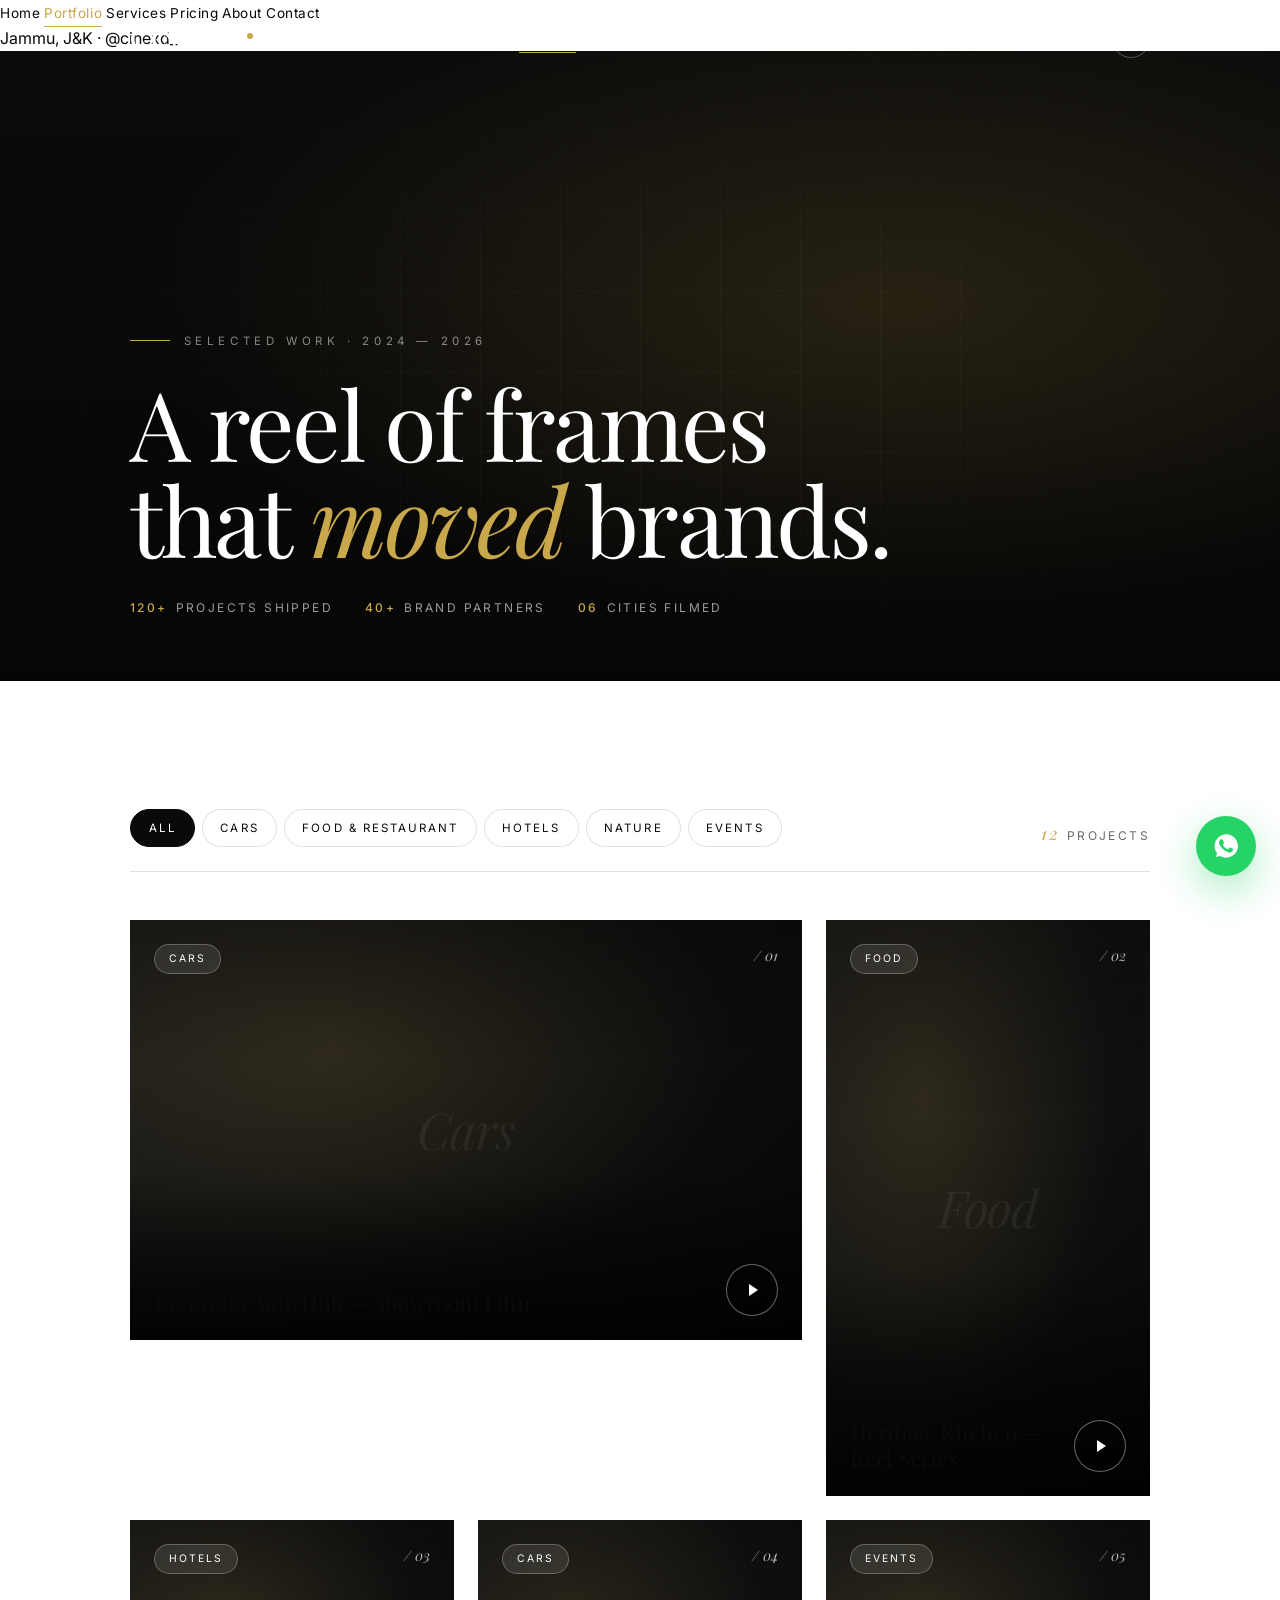
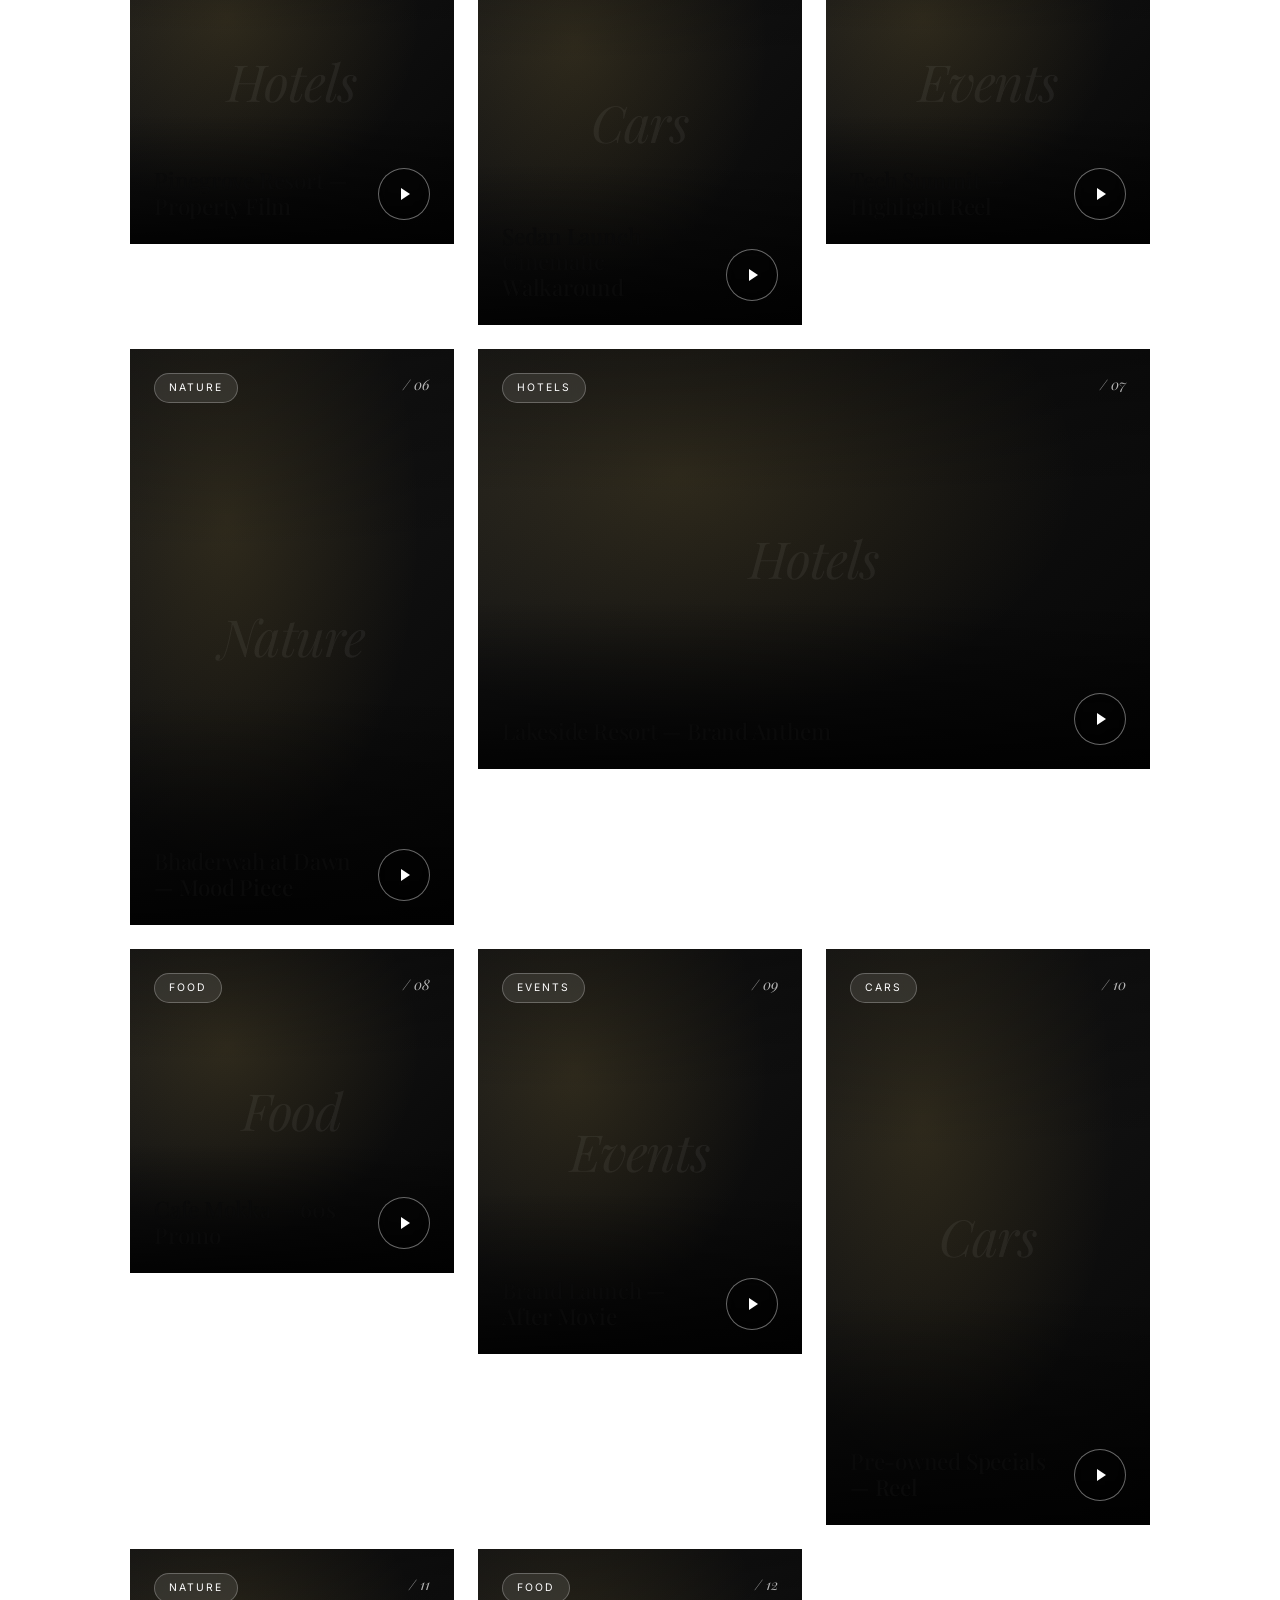
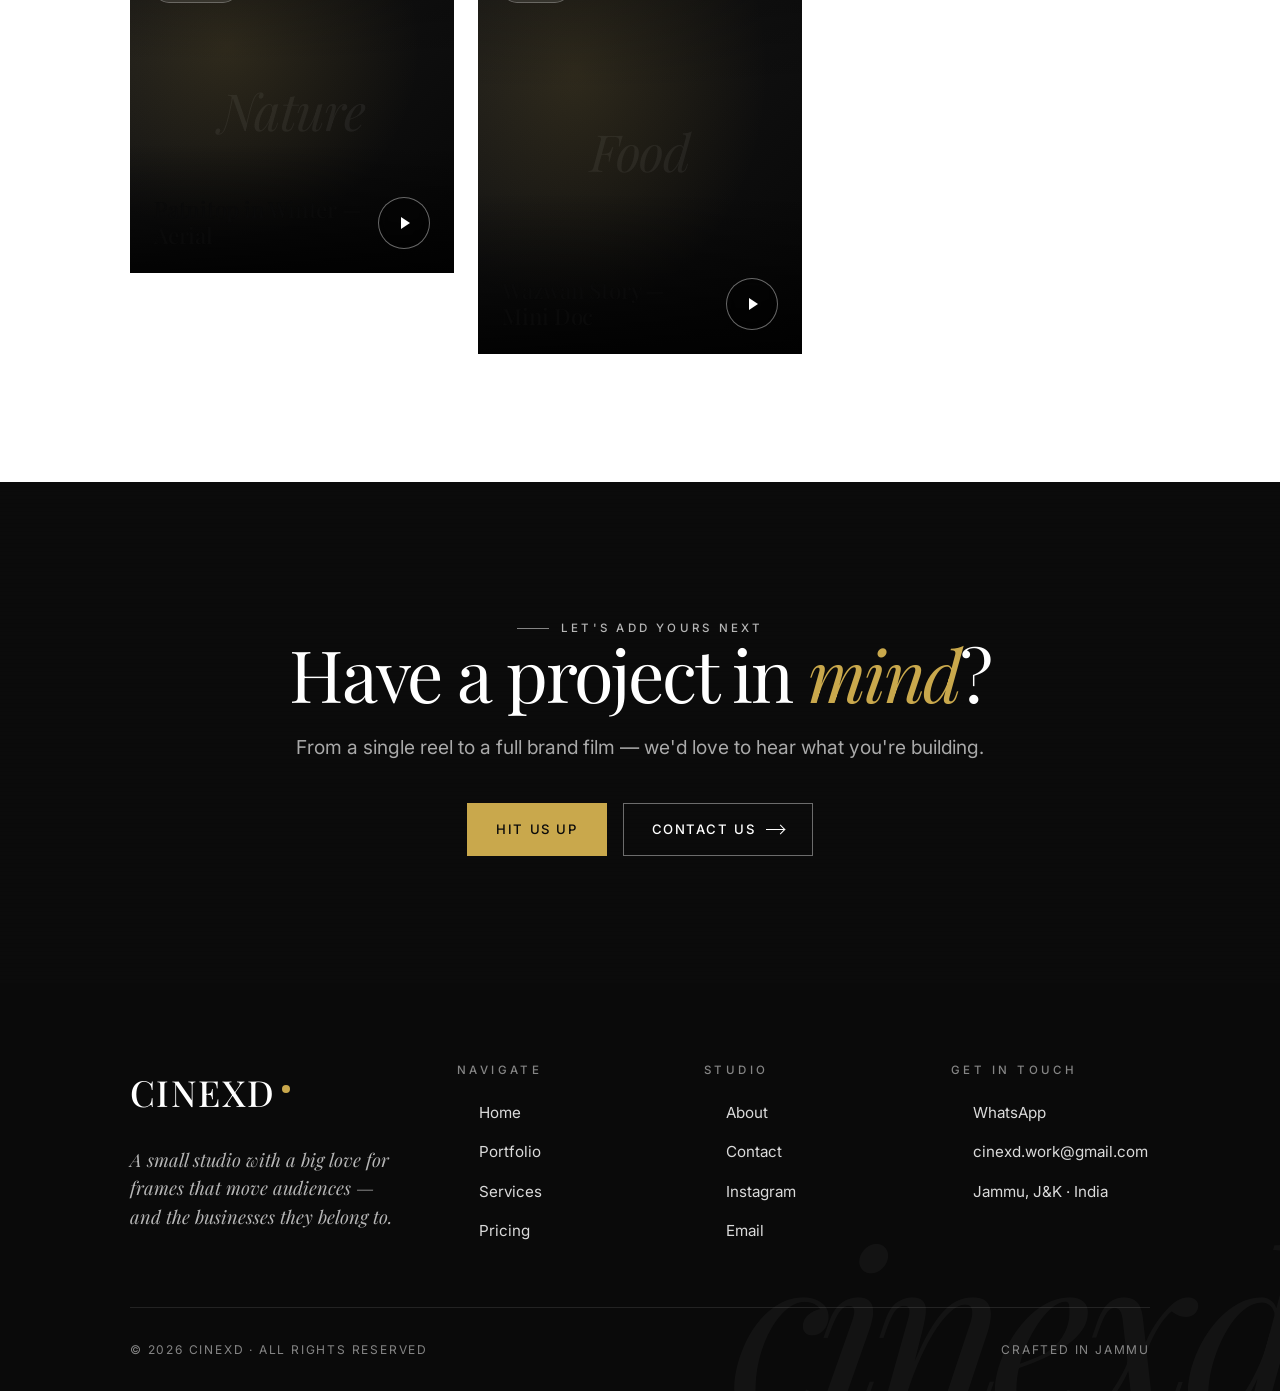
<file: portfolio.html>
<!DOCTYPE html>
<html lang="en">
<head>
  <meta charset="UTF-8" />
  <meta name="viewport" content="width=device-width, initial-scale=1.0" />
  <meta name="description" content="CINEXD Portfolio — A curated cut of cinematic work for car showrooms, restaurants, hotels, events and brands across Jammu &amp; Kashmir." />
  <meta name="theme-color" content="#0a0a0a" />
  <title>Portfolio · CINEXD</title>

  <link rel="preconnect" href="https://fonts.googleapis.com" />
  <link rel="preconnect" href="https://fonts.gstatic.com" crossorigin />
  <link href="https://fonts.googleapis.com/css2?family=Playfair+Display:ital,wght@0,400;0,500;0,600;1,400;1,500&family=Inter:wght@300;400;500;600&display=swap" rel="stylesheet" />

  <link rel="stylesheet" href="css/style.css" />
  <link rel="stylesheet" href="css/animations.css" />
  <link rel="stylesheet" href="css/responsive.css" />
</head>
<body>

  <!-- ========== NAVIGATION ========== -->
  <header class="nav dark" id="nav">
    <div class="container nav-inner">
      <a href="index.html" class="nav-logo">CINEXD<span class="dot"></span></a>
      <nav>
        <ul class="nav-links">
          <li><a class="nav-link" href="index.html">Home</a></li>
          <li><a class="nav-link" href="portfolio.html">Portfolio</a></li>
          <li><a class="nav-link" href="services.html">Services</a></li>
          <li><a class="nav-link" href="pricing.html">Pricing</a></li>
          <li><a class="nav-link" href="about.html">About</a></li>
          <li><a class="nav-link" href="contact.html">Contact</a></li>
        </ul>
      </nav>
      <div class="nav-right">
        <a href="https://www.instagram.com/cinexd_" target="_blank" rel="noopener" class="nav-ig" aria-label="Instagram">
          <svg viewBox="0 0 24 24" fill="none" stroke="currentColor" stroke-width="1.5"><rect x="3" y="3" width="18" height="18" rx="5"/><circle cx="12" cy="12" r="4"/><circle cx="17.5" cy="6.5" r="0.6" fill="currentColor"/></svg>
        </a>
        <button class="nav-toggle" aria-label="Toggle menu" aria-expanded="false">
          <span></span><span></span><span></span>
        </button>
      </div>
    </div>
  </header>

  <div class="nav-mobile" aria-hidden="true">
    <a class="nav-link" href="index.html">Home</a>
    <a class="nav-link" href="portfolio.html">Portfolio</a>
    <a class="nav-link" href="services.html">Services</a>
    <a class="nav-link" href="pricing.html">Pricing</a>
    <a class="nav-link" href="about.html">About</a>
    <a class="nav-link" href="contact.html">Contact</a>
    <div class="nav-mobile-foot">Jammu, J&amp;K · <a href="https://www.instagram.com/cinexd_" target="_blank" rel="noopener">@cinexd_</a></div>
  </div>

  <!-- ========== PAGE HERO ========== -->
  <section class="page-hero">
    <div class="hero-bg" data-parallax="0.2"></div>
    <div class="grain"></div>
    <div class="scanlines"></div>
    <div class="container">
      <div class="page-hero-eyebrow">Selected Work · 2024 &mdash; 2026</div>
      <h1 class="page-hero-title">A reel of frames<br/>that <span class="italic">moved</span> brands.</h1>
      <div class="page-hero-meta">
        <span><strong>120+</strong>Projects shipped</span>
        <span><strong>40+</strong>Brand partners</span>
        <span><strong>06</strong>Cities filmed</span>
      </div>
    </div>
  </section>

  <!-- ========== PORTFOLIO GRID ========== -->
  <section class="section">
    <div class="container">
      <div class="portfolio-toolbar">
        <ul class="filter-list" role="tablist" aria-label="Filter projects">
          <li><button class="filter-btn active" data-filter="all">All</button></li>
          <li><button class="filter-btn" data-filter="cars">Cars</button></li>
          <li><button class="filter-btn" data-filter="food">Food &amp; Restaurant</button></li>
          <li><button class="filter-btn" data-filter="hotels">Hotels</button></li>
          <li><button class="filter-btn" data-filter="nature">Nature</button></li>
          <li><button class="filter-btn" data-filter="events">Events</button></li>
        </ul>
        <div class="portfolio-count"><strong>12</strong>Projects</div>
      </div>

      <div class="portfolio-grid" id="portfolio-grid">

        <a href="https://www.instagram.com/cinexd_" target="_blank" rel="noopener" class="portfolio-card size-wide reveal" data-category="cars">
          <div class="portfolio-thumb"><div class="portfolio-thumb-text">Cars</div></div>
          <div class="portfolio-overlay">
            <div class="portfolio-top">
              <span class="portfolio-badge">Cars</span>
              <span class="portfolio-num">/ 01</span>
            </div>
            <div class="portfolio-bottom">
              <h3 class="portfolio-title">Premium Auto Hub — Showroom Film</h3>
              <span class="portfolio-play"></span>
            </div>
          </div>
        </a>

        <a href="https://www.instagram.com/cinexd_" target="_blank" rel="noopener" class="portfolio-card size-tall reveal" data-category="food" style="--reveal-delay:.05s">
          <div class="portfolio-thumb"><div class="portfolio-thumb-text">Food</div></div>
          <div class="portfolio-overlay">
            <div class="portfolio-top">
              <span class="portfolio-badge">Food</span>
              <span class="portfolio-num">/ 02</span>
            </div>
            <div class="portfolio-bottom">
              <h3 class="portfolio-title">Heritage Kitchen — Reel Series</h3>
              <span class="portfolio-play"></span>
            </div>
          </div>
        </a>

        <a href="https://www.instagram.com/cinexd_" target="_blank" rel="noopener" class="portfolio-card size-square reveal" data-category="hotels" style="--reveal-delay:.1s">
          <div class="portfolio-thumb"><div class="portfolio-thumb-text">Hotels</div></div>
          <div class="portfolio-overlay">
            <div class="portfolio-top">
              <span class="portfolio-badge">Hotels</span>
              <span class="portfolio-num">/ 03</span>
            </div>
            <div class="portfolio-bottom">
              <h3 class="portfolio-title">Pinegrove Resort — Property Film</h3>
              <span class="portfolio-play"></span>
            </div>
          </div>
        </a>

        <a href="https://www.instagram.com/cinexd_" target="_blank" rel="noopener" class="portfolio-card size-portrait reveal" data-category="cars" style="--reveal-delay:.15s">
          <div class="portfolio-thumb"><div class="portfolio-thumb-text">Cars</div></div>
          <div class="portfolio-overlay">
            <div class="portfolio-top">
              <span class="portfolio-badge">Cars</span>
              <span class="portfolio-num">/ 04</span>
            </div>
            <div class="portfolio-bottom">
              <h3 class="portfolio-title">Sedan Launch — Cinematic Walkaround</h3>
              <span class="portfolio-play"></span>
            </div>
          </div>
        </a>

        <a href="https://www.instagram.com/cinexd_" target="_blank" rel="noopener" class="portfolio-card size-square reveal" data-category="events" style="--reveal-delay:.2s">
          <div class="portfolio-thumb"><div class="portfolio-thumb-text">Events</div></div>
          <div class="portfolio-overlay">
            <div class="portfolio-top">
              <span class="portfolio-badge">Events</span>
              <span class="portfolio-num">/ 05</span>
            </div>
            <div class="portfolio-bottom">
              <h3 class="portfolio-title">Tech Summit — Highlight Reel</h3>
              <span class="portfolio-play"></span>
            </div>
          </div>
        </a>

        <a href="https://www.instagram.com/cinexd_" target="_blank" rel="noopener" class="portfolio-card size-tall reveal" data-category="nature" style="--reveal-delay:.25s">
          <div class="portfolio-thumb"><div class="portfolio-thumb-text">Nature</div></div>
          <div class="portfolio-overlay">
            <div class="portfolio-top">
              <span class="portfolio-badge">Nature</span>
              <span class="portfolio-num">/ 06</span>
            </div>
            <div class="portfolio-bottom">
              <h3 class="portfolio-title">Bhaderwah at Dawn — Mood Piece</h3>
              <span class="portfolio-play"></span>
            </div>
          </div>
        </a>

        <a href="https://www.instagram.com/cinexd_" target="_blank" rel="noopener" class="portfolio-card size-wide reveal" data-category="hotels" style="--reveal-delay:.3s">
          <div class="portfolio-thumb"><div class="portfolio-thumb-text">Hotels</div></div>
          <div class="portfolio-overlay">
            <div class="portfolio-top">
              <span class="portfolio-badge">Hotels</span>
              <span class="portfolio-num">/ 07</span>
            </div>
            <div class="portfolio-bottom">
              <h3 class="portfolio-title">Lakeside Resort — Brand Anthem</h3>
              <span class="portfolio-play"></span>
            </div>
          </div>
        </a>

        <a href="https://www.instagram.com/cinexd_" target="_blank" rel="noopener" class="portfolio-card size-square reveal" data-category="food" style="--reveal-delay:.35s">
          <div class="portfolio-thumb"><div class="portfolio-thumb-text">Food</div></div>
          <div class="portfolio-overlay">
            <div class="portfolio-top">
              <span class="portfolio-badge">Food</span>
              <span class="portfolio-num">/ 08</span>
            </div>
            <div class="portfolio-bottom">
              <h3 class="portfolio-title">Cafe Mokka — 60s Promo</h3>
              <span class="portfolio-play"></span>
            </div>
          </div>
        </a>

        <a href="https://www.instagram.com/cinexd_" target="_blank" rel="noopener" class="portfolio-card size-portrait reveal" data-category="events" style="--reveal-delay:.4s">
          <div class="portfolio-thumb"><div class="portfolio-thumb-text">Events</div></div>
          <div class="portfolio-overlay">
            <div class="portfolio-top">
              <span class="portfolio-badge">Events</span>
              <span class="portfolio-num">/ 09</span>
            </div>
            <div class="portfolio-bottom">
              <h3 class="portfolio-title">Brand Launch — After Movie</h3>
              <span class="portfolio-play"></span>
            </div>
          </div>
        </a>

        <a href="https://www.instagram.com/cinexd_" target="_blank" rel="noopener" class="portfolio-card size-tall reveal" data-category="cars" style="--reveal-delay:.45s">
          <div class="portfolio-thumb"><div class="portfolio-thumb-text">Cars</div></div>
          <div class="portfolio-overlay">
            <div class="portfolio-top">
              <span class="portfolio-badge">Cars</span>
              <span class="portfolio-num">/ 10</span>
            </div>
            <div class="portfolio-bottom">
              <h3 class="portfolio-title">Pre-owned Specials — Reel</h3>
              <span class="portfolio-play"></span>
            </div>
          </div>
        </a>

        <a href="https://www.instagram.com/cinexd_" target="_blank" rel="noopener" class="portfolio-card size-square reveal" data-category="nature" style="--reveal-delay:.5s">
          <div class="portfolio-thumb"><div class="portfolio-thumb-text">Nature</div></div>
          <div class="portfolio-overlay">
            <div class="portfolio-top">
              <span class="portfolio-badge">Nature</span>
              <span class="portfolio-num">/ 11</span>
            </div>
            <div class="portfolio-bottom">
              <h3 class="portfolio-title">Patnitop in Winter — Aerial</h3>
              <span class="portfolio-play"></span>
            </div>
          </div>
        </a>

        <a href="https://www.instagram.com/cinexd_" target="_blank" rel="noopener" class="portfolio-card size-portrait reveal" data-category="food" style="--reveal-delay:.55s">
          <div class="portfolio-thumb"><div class="portfolio-thumb-text">Food</div></div>
          <div class="portfolio-overlay">
            <div class="portfolio-top">
              <span class="portfolio-badge">Food</span>
              <span class="portfolio-num">/ 12</span>
            </div>
            <div class="portfolio-bottom">
              <h3 class="portfolio-title">Wazwan Story — Mini Doc</h3>
              <span class="portfolio-play"></span>
            </div>
          </div>
        </a>

        <div class="portfolio-empty">No projects in this category — yet. New work drops monthly.</div>
      </div>
    </div>
  </section>

  <!-- ========== CTA ========== -->
  <section class="section cta-section">
    <div class="grain"></div>
    <div class="scanlines"></div>
    <div class="container">
      <span class="eyebrow light reveal" style="justify-content:center">Let's add yours next</span>
      <h2 class="cta-headline reveal">Have a project in <span class="italic">mind</span>?</h2>
      <p class="lead reveal">From a single reel to a full brand film — we'd love to hear what you're building.</p>
      <div class="reveal" style="display:flex;justify-content:center;gap:1rem;flex-wrap:wrap">
        <a href="https://wa.me/919596482916?text=Hi%20CINEXD%2C%20I%20would%20like%20to%20discuss%20a%20project" target="_blank" rel="noopener" class="btn btn-gold">Hit Us Up</a>
        <a href="contact.html" class="btn btn-light">Contact Us <span class="btn-arrow"></span></a>
      </div>
    </div>
  </section>

  <!-- ========== FOOTER ========== -->
  <footer class="footer">
    <div class="container">
      <div class="footer-top">
        <div class="footer-brand">
          <div class="footer-logo">CINEXD<span class="dot"></span></div>
          <p class="footer-tagline">A small studio with a big love for frames that move audiences — and the businesses they belong to.</p>
        </div>
        <div class="footer-col"><h4>Navigate</h4><ul class="footer-list"><li><a href="index.html">Home</a></li><li><a href="portfolio.html">Portfolio</a></li><li><a href="services.html">Services</a></li><li><a href="pricing.html">Pricing</a></li></ul></div>
        <div class="footer-col"><h4>Studio</h4><ul class="footer-list"><li><a href="about.html">About</a></li><li><a href="contact.html">Contact</a></li><li><a href="https://www.instagram.com/cinexd_" target="_blank" rel="noopener">Instagram</a></li><li><a href="mailto:cinexd.work@gmail.com">Email</a></li></ul></div>
        <div class="footer-col"><h4>Get in touch</h4><ul class="footer-list"><li><a href="https://wa.me/919596482916?text=Hi%20CINEXD%2C%20I%20would%20like%20to%20discuss%20a%20project" target="_blank" rel="noopener">WhatsApp</a></li><li><a href="mailto:cinexd.work@gmail.com">cinexd.work@gmail.com</a></li><li><a href="#">Jammu, J&amp;K · India</a></li></ul></div>
      </div>
      <div class="footer-bottom"><span>© <span data-year>2026</span> CINEXD · All rights reserved</span><span>Crafted in Jammu</span></div>
    </div>
    <div class="footer-mark">cinexd</div>
  </footer>

  <a href="https://wa.me/919596482916?text=Hi%20CINEXD%2C%20I%20would%20like%20to%20discuss%20a%20project" target="_blank" rel="noopener" class="wa-float" aria-label="Chat on WhatsApp">
    <span class="wa-float-label">Chat on WhatsApp</span>
    <svg viewBox="0 0 24 24" fill="currentColor"><path d="M17.6 14.2c-.3-.2-1.7-.8-2-.9-.3-.1-.5-.2-.7.2s-.8.9-.9 1.1c-.2.2-.3.2-.6.1s-1.2-.5-2.4-1.5c-.9-.8-1.5-1.7-1.6-2-.2-.3 0-.5.1-.6.1-.1.3-.3.4-.5.1-.1.2-.3.3-.5.1-.2 0-.4 0-.5 0-.1-.7-1.7-1-2.3-.3-.6-.5-.5-.7-.5h-.6c-.2 0-.5.1-.8.4-.3.3-1 1-1 2.5s1.1 2.9 1.2 3.1c.2.2 2.1 3.2 5.1 4.5.7.3 1.2.5 1.7.6.7.2 1.3.2 1.8.1.6-.1 1.7-.7 1.9-1.4.2-.7.2-1.2.2-1.4-.1-.1-.3-.2-.6-.4zM12 22a10 10 0 0 1-5.1-1.4l-3.5.9.9-3.4A10 10 0 1 1 12 22z"/></svg>
  </a>

  <script src="js/animations.js" defer></script>
  <script src="js/main.js" defer></script>
</body>
</html>
</file>
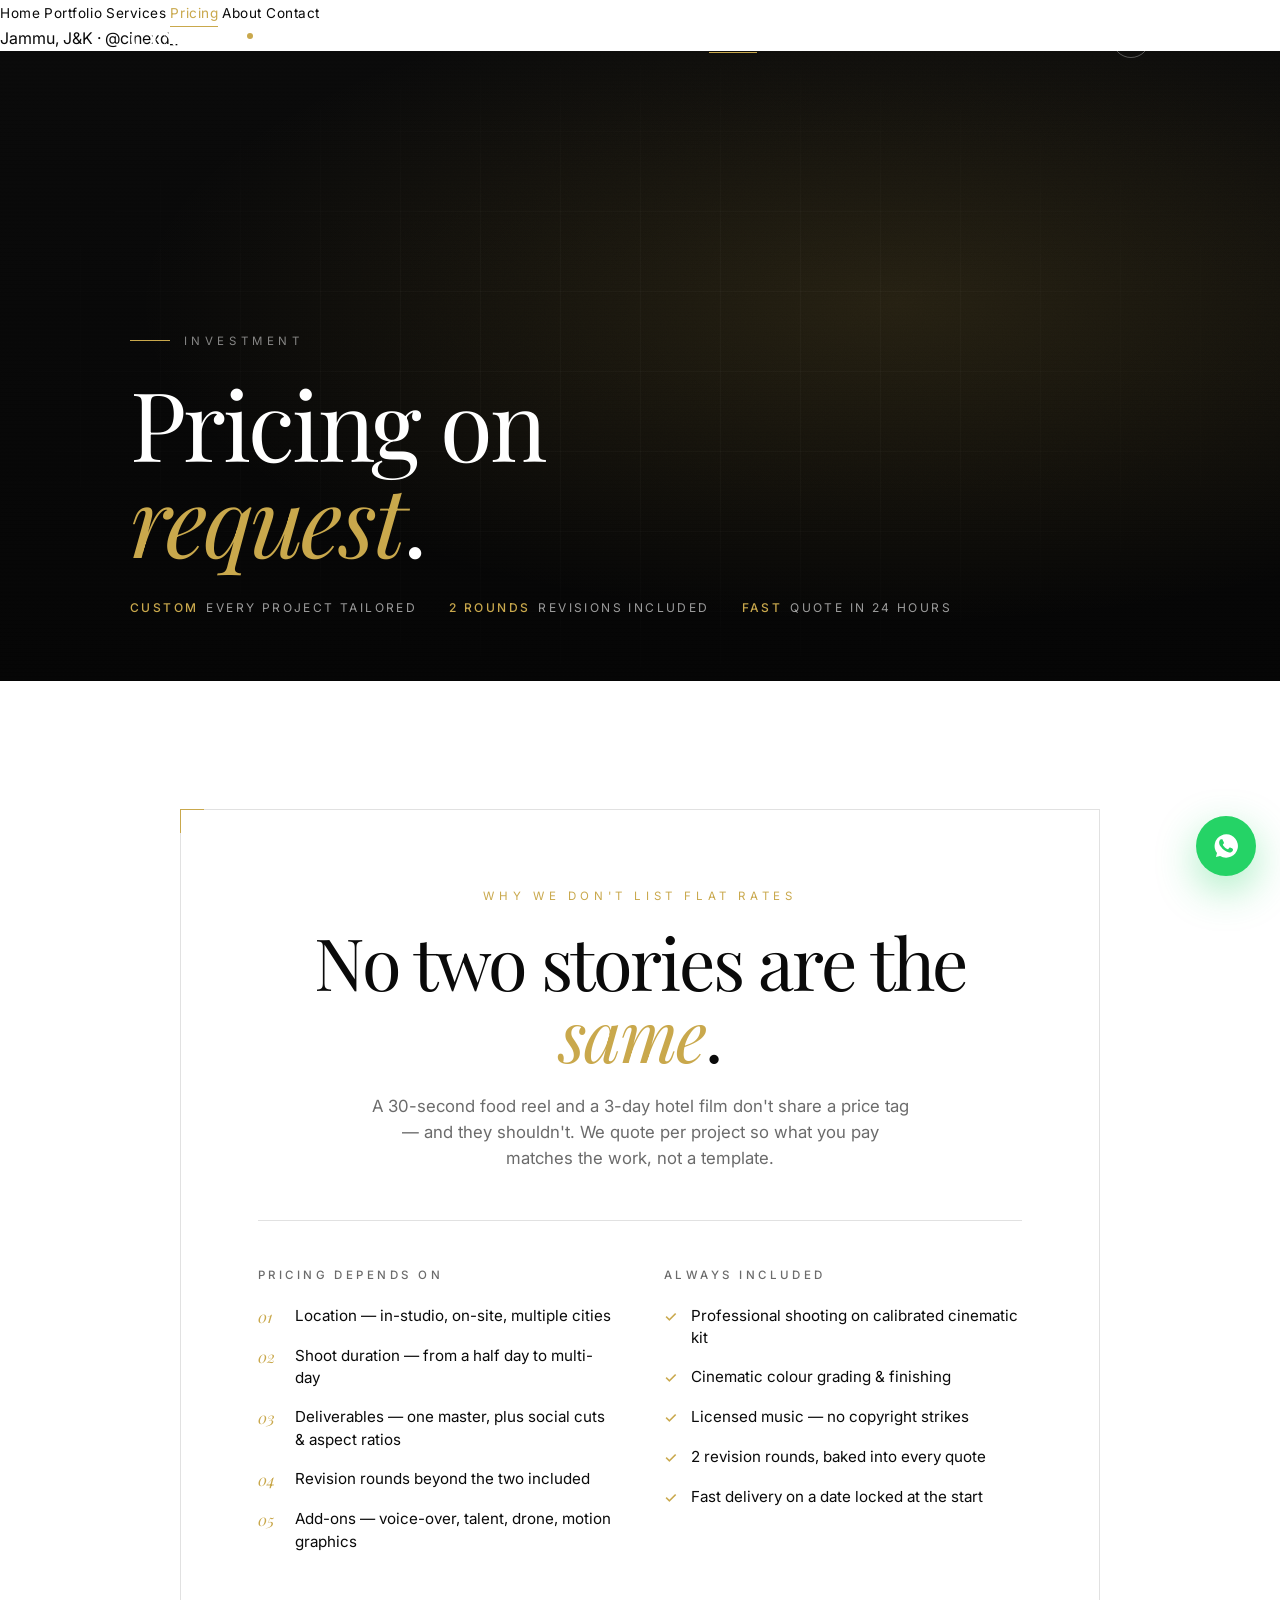
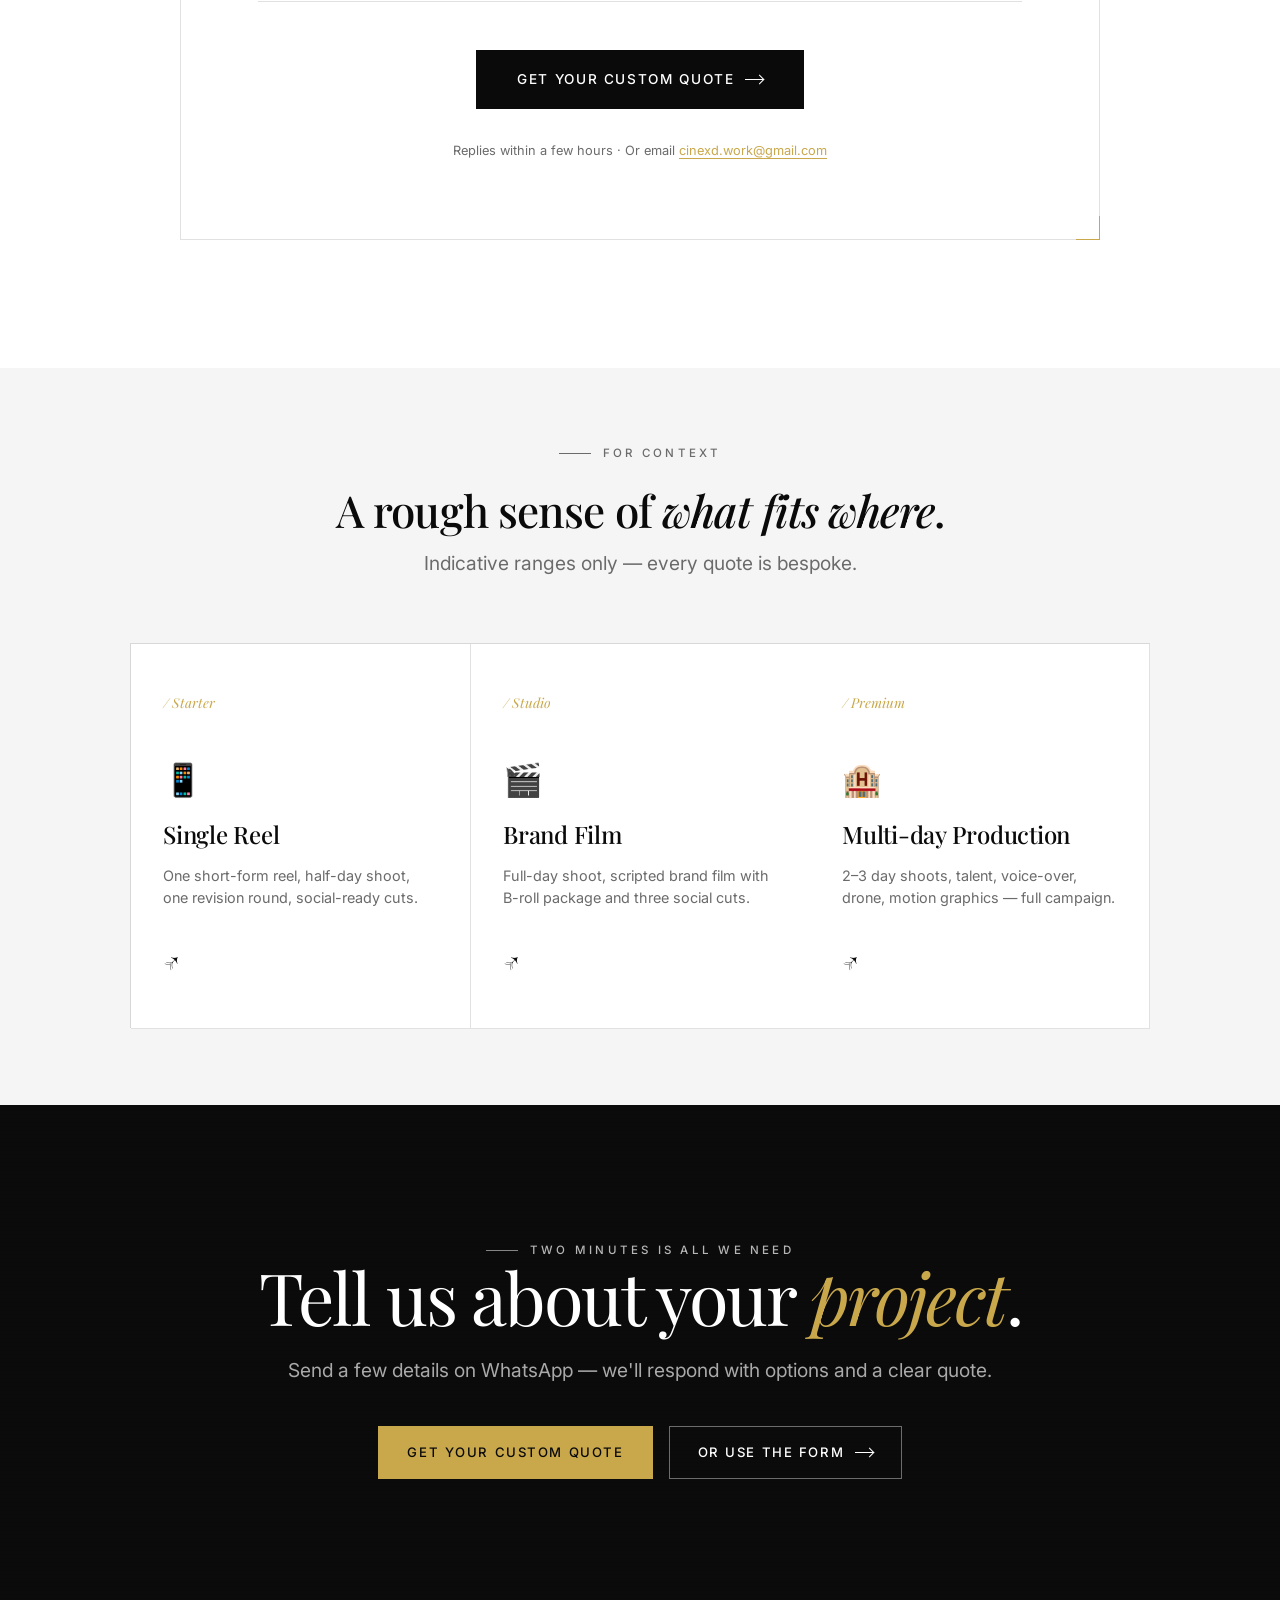
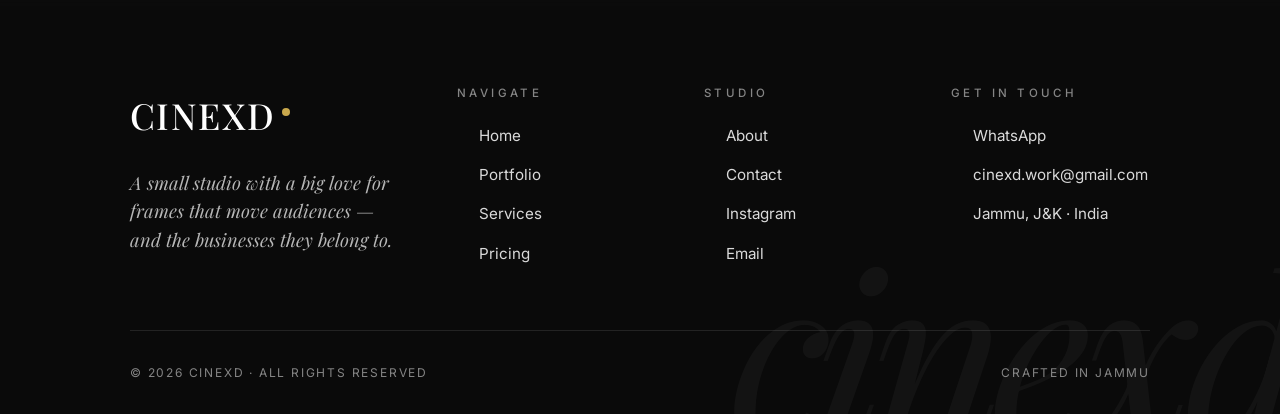
<file: pricing.html>
<!DOCTYPE html>
<html lang="en">
<head>
  <meta charset="UTF-8" />
  <meta name="viewport" content="width=device-width, initial-scale=1.0" />
  <meta name="description" content="CINEXD Pricing — Custom quotes for every project. Get your tailored estimate on WhatsApp." />
  <meta name="theme-color" content="#0a0a0a" />
  <title>Pricing · CINEXD</title>

  <link rel="preconnect" href="https://fonts.googleapis.com" />
  <link rel="preconnect" href="https://fonts.gstatic.com" crossorigin />
  <link href="https://fonts.googleapis.com/css2?family=Playfair+Display:ital,wght@0,400;0,500;0,600;1,400;1,500&family=Inter:wght@300;400;500;600&display=swap" rel="stylesheet" />

  <link rel="stylesheet" href="css/style.css" />
  <link rel="stylesheet" href="css/animations.css" />
  <link rel="stylesheet" href="css/responsive.css" />
</head>
<body>

  <header class="nav dark" id="nav">
    <div class="container nav-inner">
      <a href="index.html" class="nav-logo">CINEXD<span class="dot"></span></a>
      <nav>
        <ul class="nav-links">
          <li><a class="nav-link" href="index.html">Home</a></li>
          <li><a class="nav-link" href="portfolio.html">Portfolio</a></li>
          <li><a class="nav-link" href="services.html">Services</a></li>
          <li><a class="nav-link" href="pricing.html">Pricing</a></li>
          <li><a class="nav-link" href="about.html">About</a></li>
          <li><a class="nav-link" href="contact.html">Contact</a></li>
        </ul>
      </nav>
      <div class="nav-right">
        <a href="https://www.instagram.com/cinexd_" target="_blank" rel="noopener" class="nav-ig" aria-label="Instagram">
          <svg viewBox="0 0 24 24" fill="none" stroke="currentColor" stroke-width="1.5"><rect x="3" y="3" width="18" height="18" rx="5"/><circle cx="12" cy="12" r="4"/><circle cx="17.5" cy="6.5" r="0.6" fill="currentColor"/></svg>
        </a>
        <button class="nav-toggle" aria-label="Toggle menu" aria-expanded="false"><span></span><span></span><span></span></button>
      </div>
    </div>
  </header>

  <div class="nav-mobile" aria-hidden="true">
    <a class="nav-link" href="index.html">Home</a>
    <a class="nav-link" href="portfolio.html">Portfolio</a>
    <a class="nav-link" href="services.html">Services</a>
    <a class="nav-link" href="pricing.html">Pricing</a>
    <a class="nav-link" href="about.html">About</a>
    <a class="nav-link" href="contact.html">Contact</a>
    <div class="nav-mobile-foot">Jammu, J&amp;K · <a href="https://www.instagram.com/cinexd_" target="_blank" rel="noopener">@cinexd_</a></div>
  </div>

  <!-- ========== PAGE HERO ========== -->
  <section class="page-hero">
    <div class="hero-bg" data-parallax="0.2"></div>
    <div class="grain"></div>
    <div class="scanlines"></div>
    <div class="container">
      <div class="page-hero-eyebrow">Investment</div>
      <h1 class="page-hero-title">Pricing on<br/><span class="italic">request</span>.</h1>
      <div class="page-hero-meta">
        <span><strong>Custom</strong>Every project tailored</span>
        <span><strong>2 rounds</strong>Revisions included</span>
        <span><strong>Fast</strong>Quote in 24 hours</span>
      </div>
    </div>
  </section>

  <!-- ========== PRICING CARD ========== -->
  <section class="section">
    <div class="container">
      <div class="pricing-card reveal-up">
        <div class="pricing-label">Why we don't list flat rates</div>
        <h2 class="pricing-headline">No two stories are the <span class="italic">same</span>.</h2>
        <p class="pricing-sub">
          A 30-second food reel and a 3-day hotel film don't share a price tag — and they shouldn't.
          We quote per project so what you pay matches the work, not a template.
        </p>

        <div class="pricing-twocol">
          <div class="pricing-col">
            <h4>Pricing depends on</h4>
            <ul class="pricing-list">
              <li><span class="num">01</span><span>Location &mdash; in-studio, on-site, multiple cities</span></li>
              <li><span class="num">02</span><span>Shoot duration &mdash; from a half day to multi-day</span></li>
              <li><span class="num">03</span><span>Deliverables &mdash; one master, plus social cuts &amp; aspect ratios</span></li>
              <li><span class="num">04</span><span>Revision rounds beyond the two included</span></li>
              <li><span class="num">05</span><span>Add-ons &mdash; voice-over, talent, drone, motion graphics</span></li>
            </ul>
          </div>

          <div class="pricing-col">
            <h4>Always included</h4>
            <ul class="pricing-list">
              <li><span class="check">✓</span><span>Professional shooting on calibrated cinematic kit</span></li>
              <li><span class="check">✓</span><span>Cinematic colour grading &amp; finishing</span></li>
              <li><span class="check">✓</span><span>Licensed music — no copyright strikes</span></li>
              <li><span class="check">✓</span><span>2 revision rounds, baked into every quote</span></li>
              <li><span class="check">✓</span><span>Fast delivery on a date locked at the start</span></li>
            </ul>
          </div>
        </div>

        <div class="pricing-cta">
          <a href="https://wa.me/919596482916?text=Hi%20CINEXD%2C%20I%20would%20like%20to%20discuss%20a%20project" target="_blank" rel="noopener" class="btn btn-primary" style="padding:1.1rem 2.5rem;font-size:.85rem">
            Get Your Custom Quote
            <span class="btn-arrow"></span>
          </a>
        </div>

        <p class="pricing-meta">
          Replies within a few hours · Or email <a href="mailto:cinexd.work@gmail.com">cinexd.work@gmail.com</a>
        </p>
      </div>
    </div>
  </section>

  <!-- ========== Range guidance ========== -->
  <section class="section section-tight" style="background:var(--bg-alt)">
    <div class="container">
      <div class="section-header center">
        <span class="eyebrow reveal">For context</span>
        <h2 class="h-2 reveal">A rough sense of <span class="italic">what fits where</span>.</h2>
        <p class="lead reveal">Indicative ranges only — every quote is bespoke.</p>
      </div>

      <div class="services-grid" style="grid-template-columns:repeat(3,1fr)">
        <div class="service-card reveal">
          <div class="service-num">/ Starter</div>
          <div class="service-icon">📱</div>
          <h3 class="service-name">Single Reel</h3>
          <p class="service-desc">One short-form reel, half-day shoot, one revision round, social-ready cuts.</p>
          <span class="service-card-arrow">↗</span>
        </div>
        <div class="service-card reveal" style="--reveal-delay:.08s">
          <div class="service-num">/ Studio</div>
          <div class="service-icon">🎬</div>
          <h3 class="service-name">Brand Film</h3>
          <p class="service-desc">Full-day shoot, scripted brand film with B-roll package and three social cuts.</p>
          <span class="service-card-arrow">↗</span>
        </div>
        <div class="service-card reveal" style="--reveal-delay:.16s">
          <div class="service-num">/ Premium</div>
          <div class="service-icon">🏨</div>
          <h3 class="service-name">Multi-day Production</h3>
          <p class="service-desc">2–3 day shoots, talent, voice-over, drone, motion graphics — full campaign.</p>
          <span class="service-card-arrow">↗</span>
        </div>
      </div>
    </div>
  </section>

  <!-- ========== CTA ========== -->
  <section class="section cta-section">
    <div class="grain"></div>
    <div class="scanlines"></div>
    <div class="container">
      <span class="eyebrow light reveal" style="justify-content:center">Two minutes is all we need</span>
      <h2 class="cta-headline reveal">Tell us about your <span class="italic">project</span>.</h2>
      <p class="lead reveal">Send a few details on WhatsApp — we'll respond with options and a clear quote.</p>
      <div class="reveal" style="display:flex;justify-content:center;gap:1rem;flex-wrap:wrap">
        <a href="https://wa.me/919596482916?text=Hi%20CINEXD%2C%20I%20would%20like%20to%20discuss%20a%20project" target="_blank" rel="noopener" class="btn btn-gold">Get Your Custom Quote</a>
        <a href="contact.html" class="btn btn-light">Or use the form <span class="btn-arrow"></span></a>
      </div>
    </div>
  </section>

  <footer class="footer">
    <div class="container">
      <div class="footer-top">
        <div class="footer-brand">
          <div class="footer-logo">CINEXD<span class="dot"></span></div>
          <p class="footer-tagline">A small studio with a big love for frames that move audiences — and the businesses they belong to.</p>
        </div>
        <div class="footer-col"><h4>Navigate</h4><ul class="footer-list"><li><a href="index.html">Home</a></li><li><a href="portfolio.html">Portfolio</a></li><li><a href="services.html">Services</a></li><li><a href="pricing.html">Pricing</a></li></ul></div>
        <div class="footer-col"><h4>Studio</h4><ul class="footer-list"><li><a href="about.html">About</a></li><li><a href="contact.html">Contact</a></li><li><a href="https://www.instagram.com/cinexd_" target="_blank" rel="noopener">Instagram</a></li><li><a href="mailto:cinexd.work@gmail.com">Email</a></li></ul></div>
        <div class="footer-col"><h4>Get in touch</h4><ul class="footer-list"><li><a href="https://wa.me/919596482916?text=Hi%20CINEXD%2C%20I%20would%20like%20to%20discuss%20a%20project" target="_blank" rel="noopener">WhatsApp</a></li><li><a href="mailto:cinexd.work@gmail.com">cinexd.work@gmail.com</a></li><li><a href="#">Jammu, J&amp;K · India</a></li></ul></div>
      </div>
      <div class="footer-bottom"><span>© <span data-year>2026</span> CINEXD · All rights reserved</span><span>Crafted in Jammu</span></div>
    </div>
    <div class="footer-mark">cinexd</div>
  </footer>

  <a href="https://wa.me/919596482916?text=Hi%20CINEXD%2C%20I%20would%20like%20to%20discuss%20a%20project" target="_blank" rel="noopener" class="wa-float" aria-label="Chat on WhatsApp">
    <span class="wa-float-label">Chat on WhatsApp</span>
    <svg viewBox="0 0 24 24" fill="currentColor"><path d="M17.6 14.2c-.3-.2-1.7-.8-2-.9-.3-.1-.5-.2-.7.2s-.8.9-.9 1.1c-.2.2-.3.2-.6.1s-1.2-.5-2.4-1.5c-.9-.8-1.5-1.7-1.6-2-.2-.3 0-.5.1-.6.1-.1.3-.3.4-.5.1-.1.2-.3.3-.5.1-.2 0-.4 0-.5 0-.1-.7-1.7-1-2.3-.3-.6-.5-.5-.7-.5h-.6c-.2 0-.5.1-.8.4-.3.3-1 1-1 2.5s1.1 2.9 1.2 3.1c.2.2 2.1 3.2 5.1 4.5.7.3 1.2.5 1.7.6.7.2 1.3.2 1.8.1.6-.1 1.7-.7 1.9-1.4.2-.7.2-1.2.2-1.4-.1-.1-.3-.2-.6-.4zM12 22a10 10 0 0 1-5.1-1.4l-3.5.9.9-3.4A10 10 0 1 1 12 22z"/></svg>
  </a>

  <script src="js/animations.js" defer></script>
  <script src="js/main.js" defer></script>
</body>
</html>
</file>
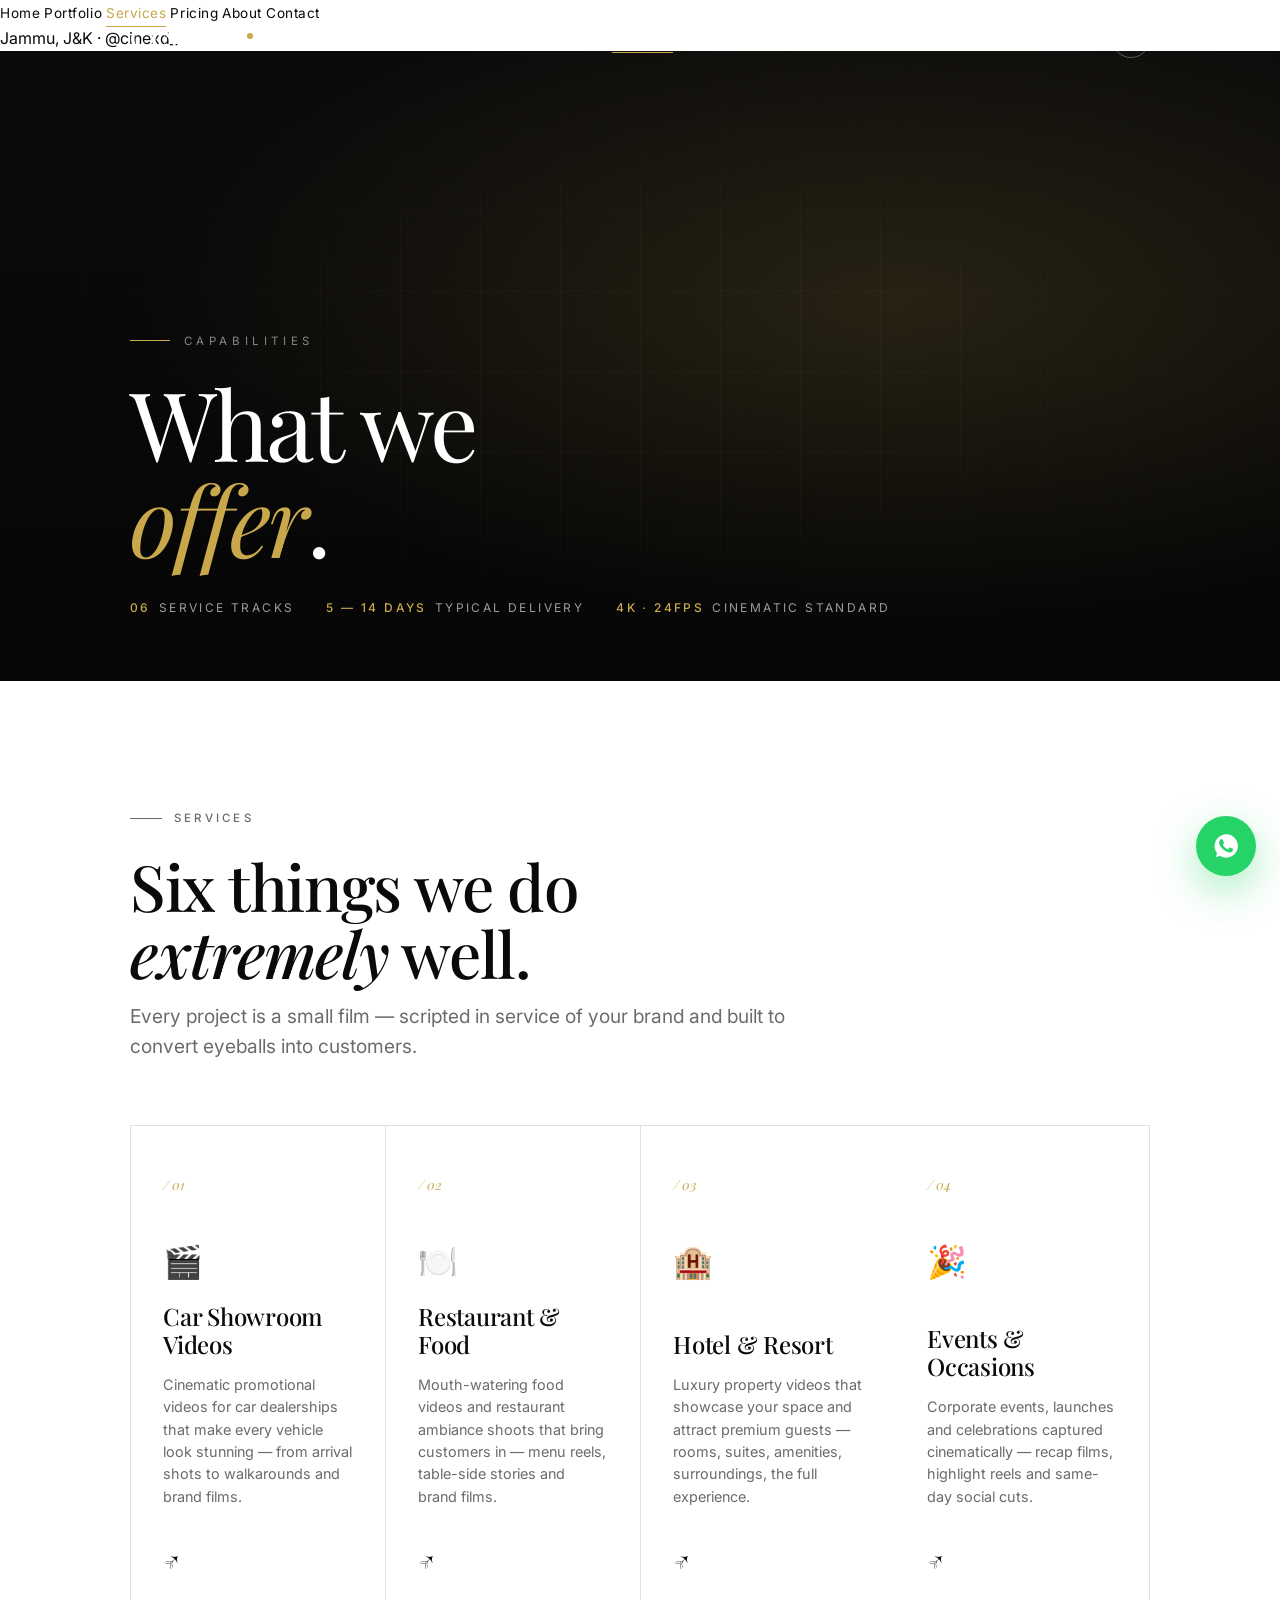
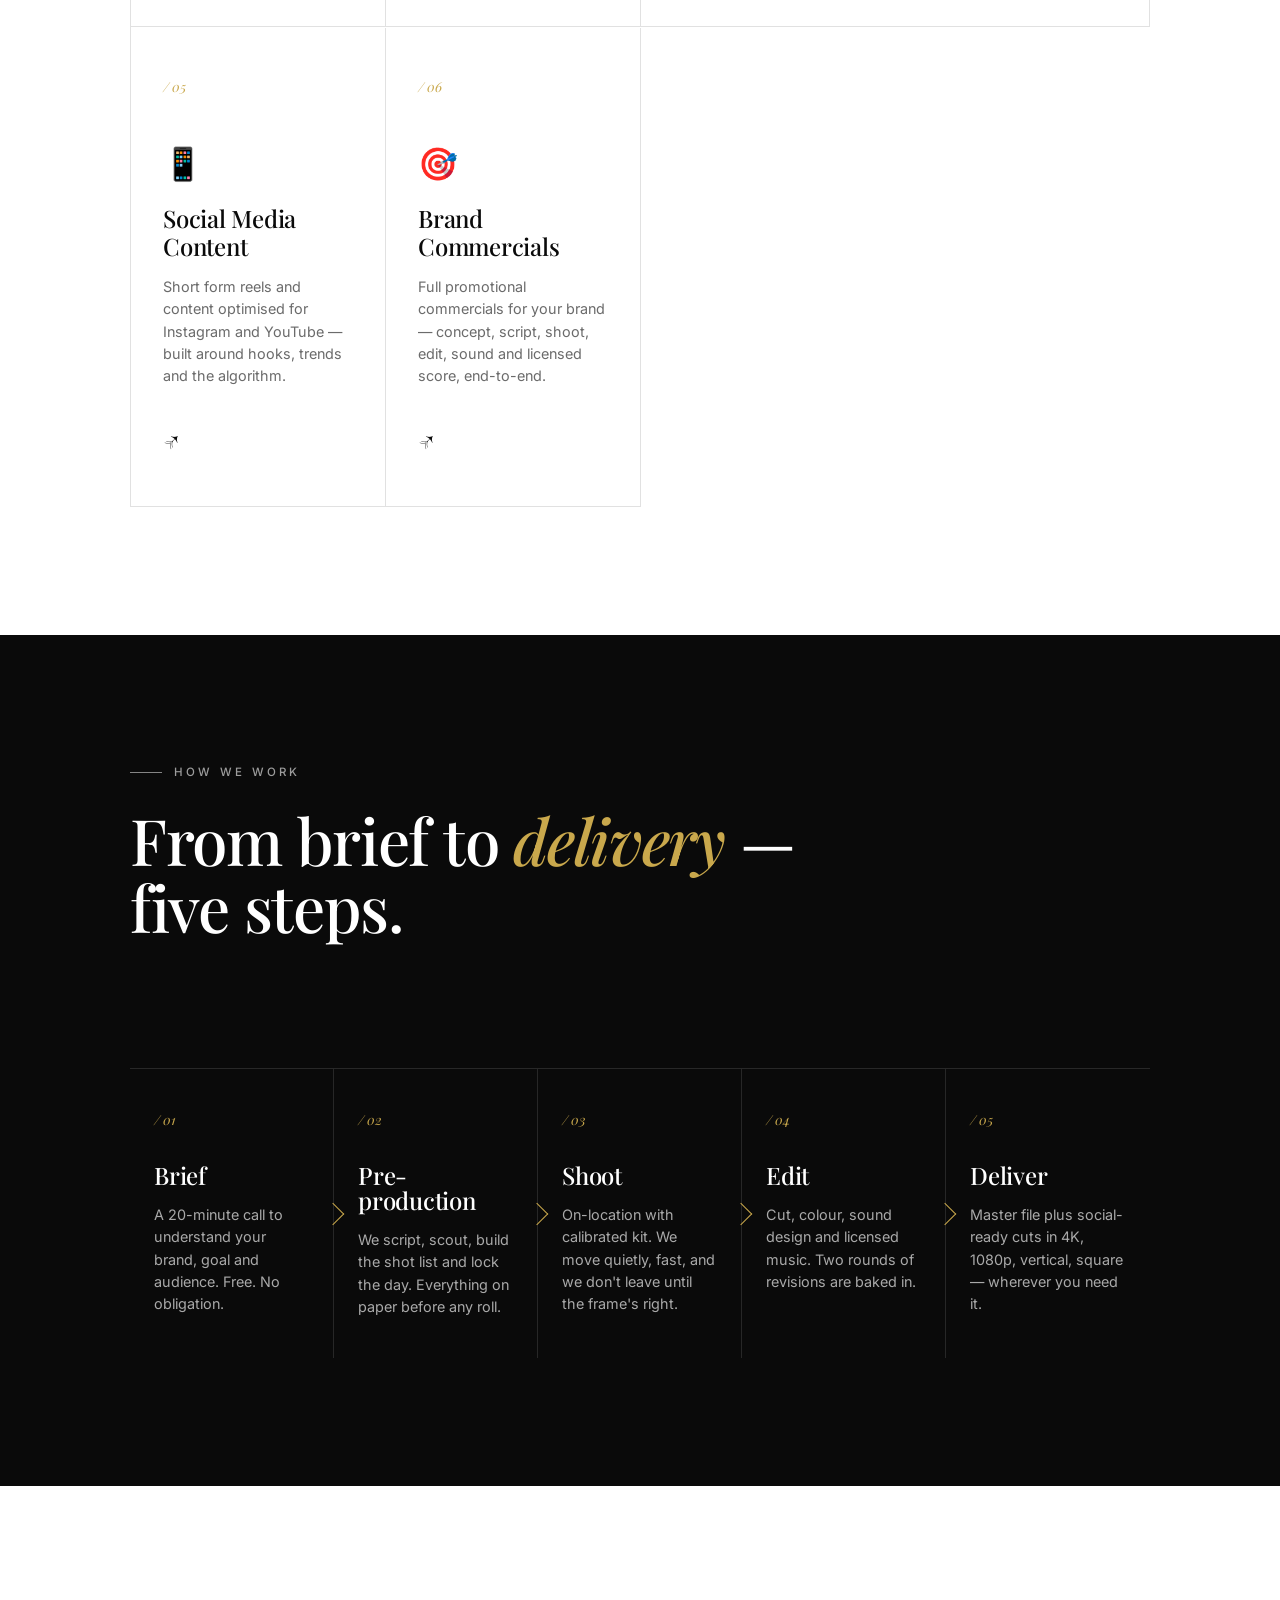
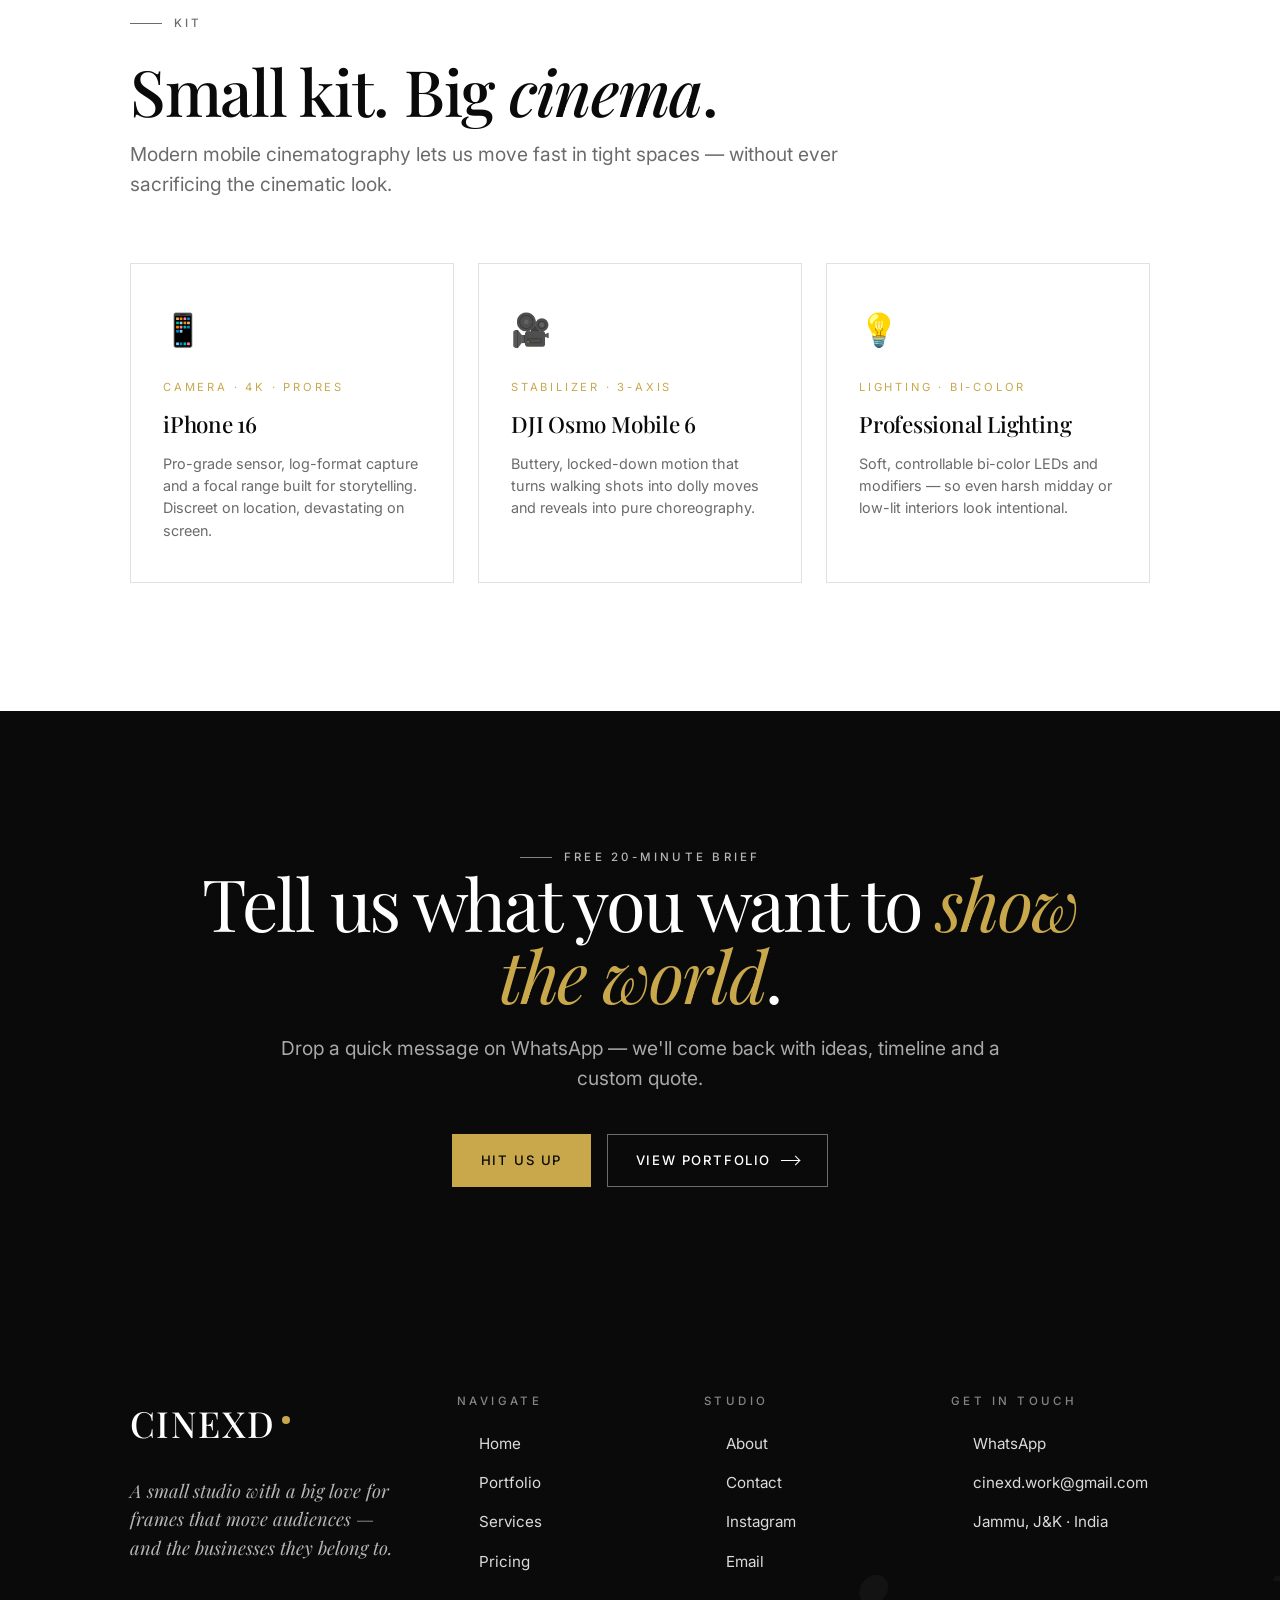
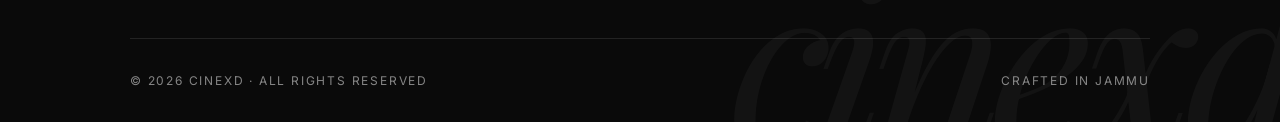
<file: services.html>
<!DOCTYPE html>
<html lang="en">
<head>
  <meta charset="UTF-8" />
  <meta name="viewport" content="width=device-width, initial-scale=1.0" />
  <meta name="description" content="CINEXD Services — Cinematic videos for car showrooms, restaurants, hotels, events and brand commercials. Based in Jammu, J&K." />
  <meta name="theme-color" content="#0a0a0a" />
  <title>Services · CINEXD</title>

  <link rel="preconnect" href="https://fonts.googleapis.com" />
  <link rel="preconnect" href="https://fonts.gstatic.com" crossorigin />
  <link href="https://fonts.googleapis.com/css2?family=Playfair+Display:ital,wght@0,400;0,500;0,600;1,400;1,500&family=Inter:wght@300;400;500;600&display=swap" rel="stylesheet" />

  <link rel="stylesheet" href="css/style.css" />
  <link rel="stylesheet" href="css/animations.css" />
  <link rel="stylesheet" href="css/responsive.css" />
</head>
<body>

  <header class="nav dark" id="nav">
    <div class="container nav-inner">
      <a href="index.html" class="nav-logo">CINEXD<span class="dot"></span></a>
      <nav>
        <ul class="nav-links">
          <li><a class="nav-link" href="index.html">Home</a></li>
          <li><a class="nav-link" href="portfolio.html">Portfolio</a></li>
          <li><a class="nav-link" href="services.html">Services</a></li>
          <li><a class="nav-link" href="pricing.html">Pricing</a></li>
          <li><a class="nav-link" href="about.html">About</a></li>
          <li><a class="nav-link" href="contact.html">Contact</a></li>
        </ul>
      </nav>
      <div class="nav-right">
        <a href="https://www.instagram.com/cinexd_" target="_blank" rel="noopener" class="nav-ig" aria-label="Instagram">
          <svg viewBox="0 0 24 24" fill="none" stroke="currentColor" stroke-width="1.5"><rect x="3" y="3" width="18" height="18" rx="5"/><circle cx="12" cy="12" r="4"/><circle cx="17.5" cy="6.5" r="0.6" fill="currentColor"/></svg>
        </a>
        <button class="nav-toggle" aria-label="Toggle menu" aria-expanded="false"><span></span><span></span><span></span></button>
      </div>
    </div>
  </header>

  <div class="nav-mobile" aria-hidden="true">
    <a class="nav-link" href="index.html">Home</a>
    <a class="nav-link" href="portfolio.html">Portfolio</a>
    <a class="nav-link" href="services.html">Services</a>
    <a class="nav-link" href="pricing.html">Pricing</a>
    <a class="nav-link" href="about.html">About</a>
    <a class="nav-link" href="contact.html">Contact</a>
    <div class="nav-mobile-foot">Jammu, J&amp;K · <a href="https://www.instagram.com/cinexd_" target="_blank" rel="noopener">@cinexd_</a></div>
  </div>

  <!-- ========== PAGE HERO ========== -->
  <section class="page-hero">
    <div class="hero-bg" data-parallax="0.2"></div>
    <div class="grain"></div>
    <div class="scanlines"></div>
    <div class="container">
      <div class="page-hero-eyebrow">Capabilities</div>
      <h1 class="page-hero-title">What we<br/><span class="italic">offer</span>.</h1>
      <div class="page-hero-meta">
        <span><strong>06</strong>Service tracks</span>
        <span><strong>5 — 14 days</strong>Typical delivery</span>
        <span><strong>4K · 24fps</strong>Cinematic standard</span>
      </div>
    </div>
  </section>

  <!-- ========== SERVICES BIG GRID ========== -->
  <section class="section">
    <div class="container">
      <div class="section-header">
        <span class="eyebrow reveal">Services</span>
        <h2 class="h-1 reveal">Six things we do <span class="italic">extremely</span> well.</h2>
        <p class="lead reveal">Every project is a small film — scripted in service of your brand and built to convert eyeballs into customers.</p>
      </div>

      <div class="services-grid">
        <a href="https://wa.me/919596482916?text=Hi%20CINEXD%2C%20I%20would%20like%20to%20discuss%20a%20project" target="_blank" rel="noopener" class="service-card reveal">
          <div class="service-num">/ 01</div>
          <div class="service-icon">🎬</div>
          <h3 class="service-name">Car Showroom Videos</h3>
          <p class="service-desc">Cinematic promotional videos for car dealerships that make every vehicle look stunning — from arrival shots to walkarounds and brand films.</p>
          <span class="service-card-arrow">↗</span>
        </a>
        <a href="https://wa.me/919596482916?text=Hi%20CINEXD%2C%20I%20would%20like%20to%20discuss%20a%20project" target="_blank" rel="noopener" class="service-card reveal" style="--reveal-delay:.06s">
          <div class="service-num">/ 02</div>
          <div class="service-icon">🍽️</div>
          <h3 class="service-name">Restaurant &amp; Food</h3>
          <p class="service-desc">Mouth-watering food videos and restaurant ambiance shoots that bring customers in — menu reels, table-side stories and brand films.</p>
          <span class="service-card-arrow">↗</span>
        </a>
        <a href="https://wa.me/919596482916?text=Hi%20CINEXD%2C%20I%20would%20like%20to%20discuss%20a%20project" target="_blank" rel="noopener" class="service-card reveal" style="--reveal-delay:.12s">
          <div class="service-num">/ 03</div>
          <div class="service-icon">🏨</div>
          <h3 class="service-name">Hotel &amp; Resort</h3>
          <p class="service-desc">Luxury property videos that showcase your space and attract premium guests — rooms, suites, amenities, surroundings, the full experience.</p>
          <span class="service-card-arrow">↗</span>
        </a>
        <a href="https://wa.me/919596482916?text=Hi%20CINEXD%2C%20I%20would%20like%20to%20discuss%20a%20project" target="_blank" rel="noopener" class="service-card reveal" style="--reveal-delay:.18s">
          <div class="service-num">/ 04</div>
          <div class="service-icon">🎉</div>
          <h3 class="service-name">Events &amp; Occasions</h3>
          <p class="service-desc">Corporate events, launches and celebrations captured cinematically — recap films, highlight reels and same-day social cuts.</p>
          <span class="service-card-arrow">↗</span>
        </a>
        <a href="https://wa.me/919596482916?text=Hi%20CINEXD%2C%20I%20would%20like%20to%20discuss%20a%20project" target="_blank" rel="noopener" class="service-card reveal" style="--reveal-delay:.24s">
          <div class="service-num">/ 05</div>
          <div class="service-icon">📱</div>
          <h3 class="service-name">Social Media Content</h3>
          <p class="service-desc">Short form reels and content optimised for Instagram and YouTube — built around hooks, trends and the algorithm.</p>
          <span class="service-card-arrow">↗</span>
        </a>
        <a href="https://wa.me/919596482916?text=Hi%20CINEXD%2C%20I%20would%20like%20to%20discuss%20a%20project" target="_blank" rel="noopener" class="service-card reveal" style="--reveal-delay:.3s">
          <div class="service-num">/ 06</div>
          <div class="service-icon">🎯</div>
          <h3 class="service-name">Brand Commercials</h3>
          <p class="service-desc">Full promotional commercials for your brand — concept, script, shoot, edit, sound and licensed score, end-to-end.</p>
          <span class="service-card-arrow">↗</span>
        </a>
      </div>
    </div>
  </section>

  <!-- ========== PROCESS ========== -->
  <section class="section process">
    <div class="grain" style="opacity:.08"></div>
    <div class="container">
      <div class="section-header">
        <span class="eyebrow light reveal">How we work</span>
        <h2 class="h-1 process-title reveal">From brief to <span class="italic" style="color:var(--gold)">delivery</span> — five steps.</h2>
      </div>

      <div class="process-steps">
        <div class="process-step reveal">
          <div class="num">/ 01</div>
          <h3>Brief</h3>
          <p>A 20-minute call to understand your brand, goal and audience. Free. No obligation.</p>
          <span class="arrow"></span>
        </div>
        <div class="process-step reveal" style="--reveal-delay:.08s">
          <div class="num">/ 02</div>
          <h3>Pre-production</h3>
          <p>We script, scout, build the shot list and lock the day. Everything on paper before any roll.</p>
          <span class="arrow"></span>
        </div>
        <div class="process-step reveal" style="--reveal-delay:.16s">
          <div class="num">/ 03</div>
          <h3>Shoot</h3>
          <p>On-location with calibrated kit. We move quietly, fast, and we don't leave until the frame's right.</p>
          <span class="arrow"></span>
        </div>
        <div class="process-step reveal" style="--reveal-delay:.24s">
          <div class="num">/ 04</div>
          <h3>Edit</h3>
          <p>Cut, colour, sound design and licensed music. Two rounds of revisions are baked in.</p>
          <span class="arrow"></span>
        </div>
        <div class="process-step reveal" style="--reveal-delay:.32s">
          <div class="num">/ 05</div>
          <h3>Deliver</h3>
          <p>Master file plus social-ready cuts in 4K, 1080p, vertical, square — wherever you need it.</p>
        </div>
      </div>
    </div>
  </section>

  <!-- ========== EQUIPMENT ========== -->
  <section class="section">
    <div class="container">
      <div class="section-header">
        <span class="eyebrow reveal">Kit</span>
        <h2 class="h-1 reveal">Small kit. Big <span class="italic">cinema</span>.</h2>
        <p class="lead reveal">Modern mobile cinematography lets us move fast in tight spaces — without ever sacrificing the cinematic look.</p>
      </div>

      <div class="equipment-grid">
        <div class="equipment-card reveal">
          <span class="equipment-icon">📱</span>
          <span class="equipment-spec">Camera · 4K · ProRes</span>
          <h3 class="equipment-name">iPhone 16</h3>
          <p class="equipment-desc">Pro-grade sensor, log-format capture and a focal range built for storytelling. Discreet on location, devastating on screen.</p>
        </div>
        <div class="equipment-card reveal" style="--reveal-delay:.08s">
          <span class="equipment-icon">🎥</span>
          <span class="equipment-spec">Stabilizer · 3-axis</span>
          <h3 class="equipment-name">DJI Osmo Mobile 6</h3>
          <p class="equipment-desc">Buttery, locked-down motion that turns walking shots into dolly moves and reveals into pure choreography.</p>
        </div>
        <div class="equipment-card reveal" style="--reveal-delay:.16s">
          <span class="equipment-icon">💡</span>
          <span class="equipment-spec">Lighting · Bi-color</span>
          <h3 class="equipment-name">Professional Lighting</h3>
          <p class="equipment-desc">Soft, controllable bi-color LEDs and modifiers — so even harsh midday or low-lit interiors look intentional.</p>
        </div>
      </div>
    </div>
  </section>

  <!-- ========== CTA ========== -->
  <section class="section cta-section">
    <div class="grain"></div>
    <div class="scanlines"></div>
    <div class="container">
      <span class="eyebrow light reveal" style="justify-content:center">Free 20-minute brief</span>
      <h2 class="cta-headline reveal">Tell us what you want to <span class="italic">show the world</span>.</h2>
      <p class="lead reveal">Drop a quick message on WhatsApp — we'll come back with ideas, timeline and a custom quote.</p>
      <div class="reveal" style="display:flex;justify-content:center;gap:1rem;flex-wrap:wrap">
        <a href="https://wa.me/919596482916?text=Hi%20CINEXD%2C%20I%20would%20like%20to%20discuss%20a%20project" target="_blank" rel="noopener" class="btn btn-gold">Hit Us Up</a>
        <a href="portfolio.html" class="btn btn-light">View Portfolio <span class="btn-arrow"></span></a>
      </div>
    </div>
  </section>

  <footer class="footer">
    <div class="container">
      <div class="footer-top">
        <div class="footer-brand">
          <div class="footer-logo">CINEXD<span class="dot"></span></div>
          <p class="footer-tagline">A small studio with a big love for frames that move audiences — and the businesses they belong to.</p>
        </div>
        <div class="footer-col"><h4>Navigate</h4><ul class="footer-list"><li><a href="index.html">Home</a></li><li><a href="portfolio.html">Portfolio</a></li><li><a href="services.html">Services</a></li><li><a href="pricing.html">Pricing</a></li></ul></div>
        <div class="footer-col"><h4>Studio</h4><ul class="footer-list"><li><a href="about.html">About</a></li><li><a href="contact.html">Contact</a></li><li><a href="https://www.instagram.com/cinexd_" target="_blank" rel="noopener">Instagram</a></li><li><a href="mailto:cinexd.work@gmail.com">Email</a></li></ul></div>
        <div class="footer-col"><h4>Get in touch</h4><ul class="footer-list"><li><a href="https://wa.me/919596482916?text=Hi%20CINEXD%2C%20I%20would%20like%20to%20discuss%20a%20project" target="_blank" rel="noopener">WhatsApp</a></li><li><a href="mailto:cinexd.work@gmail.com">cinexd.work@gmail.com</a></li><li><a href="#">Jammu, J&amp;K · India</a></li></ul></div>
      </div>
      <div class="footer-bottom"><span>© <span data-year>2026</span> CINEXD · All rights reserved</span><span>Crafted in Jammu</span></div>
    </div>
    <div class="footer-mark">cinexd</div>
  </footer>

  <a href="https://wa.me/919596482916?text=Hi%20CINEXD%2C%20I%20would%20like%20to%20discuss%20a%20project" target="_blank" rel="noopener" class="wa-float" aria-label="Chat on WhatsApp">
    <span class="wa-float-label">Chat on WhatsApp</span>
    <svg viewBox="0 0 24 24" fill="currentColor"><path d="M17.6 14.2c-.3-.2-1.7-.8-2-.9-.3-.1-.5-.2-.7.2s-.8.9-.9 1.1c-.2.2-.3.2-.6.1s-1.2-.5-2.4-1.5c-.9-.8-1.5-1.7-1.6-2-.2-.3 0-.5.1-.6.1-.1.3-.3.4-.5.1-.1.2-.3.3-.5.1-.2 0-.4 0-.5 0-.1-.7-1.7-1-2.3-.3-.6-.5-.5-.7-.5h-.6c-.2 0-.5.1-.8.4-.3.3-1 1-1 2.5s1.1 2.9 1.2 3.1c.2.2 2.1 3.2 5.1 4.5.7.3 1.2.5 1.7.6.7.2 1.3.2 1.8.1.6-.1 1.7-.7 1.9-1.4.2-.7.2-1.2.2-1.4-.1-.1-.3-.2-.6-.4zM12 22a10 10 0 0 1-5.1-1.4l-3.5.9.9-3.4A10 10 0 1 1 12 22z"/></svg>
  </a>

  <script src="js/animations.js" defer></script>
  <script src="js/main.js" defer></script>
</body>
</html>
</file>
<file: css/style.css>
/* ==========================================================================
   CINEXD — Core Stylesheet
   Minimal editorial black/white with gold accent
   ========================================================================== */

:root {
  --bg: #ffffff;
  --bg-alt: #f5f5f5;
  --bg-dark: #0a0a0a;
  --text: #0a0a0a;
  --text-muted: #6b6b6b;
  --text-inverse: #ffffff;
  --accent: #0a0a0a;
  --gold: #c9a84c;
  --gold-soft: rgba(201, 168, 76, 0.15);
  --border: rgba(10, 10, 10, 0.12);
  --border-strong: rgba(10, 10, 10, 0.5);
  --shadow-sm: 0 1px 2px rgba(0, 0, 0, 0.04);
  --shadow-md: 0 12px 40px rgba(0, 0, 0, 0.08);
  --shadow-lg: 0 30px 80px rgba(0, 0, 0, 0.18);

  --font-display: 'Playfair Display', 'Times New Roman', serif;
  --font-body: 'Inter', -apple-system, BlinkMacSystemFont, sans-serif;

  --container: 1280px;
  --gutter: clamp(1.25rem, 4vw, 2.5rem);
  --section: clamp(4rem, 10vw, 8rem);

  --ease: cubic-bezier(0.22, 1, 0.36, 1);
  --ease-soft: cubic-bezier(0.4, 0, 0.2, 1);
}

/* ---------- Reset ---------- */
*,
*::before,
*::after {
  box-sizing: border-box;
  margin: 0;
  padding: 0;
}

html {
  scroll-behavior: smooth;
  -webkit-text-size-adjust: 100%;
}

body {
  font-family: var(--font-body);
  font-weight: 400;
  font-size: 16px;
  line-height: 1.6;
  color: var(--text);
  background: var(--bg);
  overflow-x: hidden;
  -webkit-font-smoothing: antialiased;
  -moz-osx-font-smoothing: grayscale;
}

img,
picture,
video,
svg {
  display: block;
  max-width: 100%;
  height: auto;
}

a {
  color: inherit;
  text-decoration: none;
  transition: color 0.3s var(--ease);
}

button {
  font: inherit;
  border: 0;
  background: none;
  cursor: pointer;
}

input,
textarea,
select {
  font: inherit;
  color: inherit;
}

::selection {
  background: var(--gold);
  color: var(--text);
}

/* ---------- Typography ---------- */
h1, h2, h3, h4, h5 {
  font-family: var(--font-display);
  font-weight: 500;
  line-height: 1.05;
  letter-spacing: -0.02em;
  color: var(--text);
}

.h-display {
  font-size: clamp(3rem, 9vw, 7.5rem);
  font-weight: 400;
  letter-spacing: -0.04em;
}

.h-1 {
  font-size: clamp(2.25rem, 5vw, 4rem);
}

.h-2 {
  font-size: clamp(1.75rem, 3.5vw, 2.75rem);
}

.h-3 {
  font-size: clamp(1.25rem, 2vw, 1.6rem);
  font-weight: 500;
}

.eyebrow {
  font-family: var(--font-body);
  font-size: 0.72rem;
  font-weight: 500;
  letter-spacing: 0.28em;
  text-transform: uppercase;
  color: var(--text-muted);
  display: inline-flex;
  align-items: center;
  gap: 0.75rem;
}

.eyebrow::before {
  content: "";
  display: inline-block;
  width: 32px;
  height: 1px;
  background: var(--text-muted);
}

.eyebrow.light {
  color: rgba(255, 255, 255, 0.7);
}

.eyebrow.light::before {
  background: rgba(255, 255, 255, 0.5);
}

.lead {
  font-size: clamp(1.05rem, 1.5vw, 1.25rem);
  line-height: 1.55;
  color: var(--text-muted);
  max-width: 60ch;
}

.italic {
  font-style: italic;
  font-family: var(--font-display);
}

.gold {
  color: var(--gold);
}

/* ---------- Layout ---------- */
.container {
  width: 100%;
  max-width: var(--container);
  margin: 0 auto;
  padding: 0 var(--gutter);
}

.section {
  padding: var(--section) 0;
}

.section-tight {
  padding: calc(var(--section) * 0.6) 0;
}

.section-header {
  display: flex;
  flex-direction: column;
  gap: 1rem;
  margin-bottom: 4rem;
  max-width: 720px;
}

.section-header.center {
  margin-left: auto;
  margin-right: auto;
  text-align: center;
  align-items: center;
}

.section-header .eyebrow {
  margin-bottom: 0.5rem;
}

.divider {
  height: 1px;
  background: var(--border);
  border: 0;
  margin: 0;
}

/* ---------- Navigation ---------- */
.nav {
  position: fixed;
  top: 0;
  left: 0;
  right: 0;
  z-index: 100;
  padding: 1.25rem 0;
  transition: all 0.4s var(--ease);
  background: transparent;
}

.nav.scrolled {
  background: rgba(255, 255, 255, 0.85);
  backdrop-filter: saturate(180%) blur(18px);
  -webkit-backdrop-filter: saturate(180%) blur(18px);
  border-bottom: 1px solid var(--border);
  padding: 0.85rem 0;
}

.nav.dark:not(.scrolled) {
  color: var(--text-inverse);
}

.nav.dark:not(.scrolled) .nav-logo,
.nav.dark:not(.scrolled) .nav-link,
.nav.dark:not(.scrolled) .nav-toggle span {
  color: var(--text-inverse);
}

.nav.dark:not(.scrolled) .nav-toggle span {
  background: var(--text-inverse);
}

.nav-inner {
  display: flex;
  align-items: center;
  justify-content: space-between;
  gap: 2rem;
}

.nav-logo {
  font-family: var(--font-display);
  font-size: 1.4rem;
  font-weight: 600;
  letter-spacing: 0.18em;
  color: var(--text);
  display: flex;
  align-items: center;
  gap: 0.4rem;
}

.nav-logo .dot {
  display: inline-block;
  width: 6px;
  height: 6px;
  background: var(--gold);
  border-radius: 50%;
  margin-bottom: 6px;
}

.nav-links {
  display: flex;
  align-items: center;
  gap: 2.25rem;
  list-style: none;
}

.nav-link {
  position: relative;
  font-size: 0.85rem;
  font-weight: 400;
  letter-spacing: 0.04em;
  color: var(--text);
  padding: 0.25rem 0;
}

.nav-link::after {
  content: "";
  position: absolute;
  left: 0;
  bottom: -2px;
  width: 0;
  height: 1px;
  background: var(--gold);
  transition: width 0.4s var(--ease);
}

.nav-link:hover::after,
.nav-link.active::after {
  width: 100%;
}

.nav-link.active {
  color: var(--gold);
}

.nav-right {
  display: flex;
  align-items: center;
  gap: 1.25rem;
}

.nav-ig {
  width: 38px;
  height: 38px;
  border-radius: 50%;
  border: 1px solid var(--border);
  display: inline-flex;
  align-items: center;
  justify-content: center;
  transition: all 0.3s var(--ease);
}

.nav-ig:hover {
  border-color: var(--gold);
  color: var(--gold);
  transform: rotate(-8deg);
}

.nav-ig svg {
  width: 16px;
  height: 16px;
}

.nav.dark:not(.scrolled) .nav-ig {
  border-color: rgba(255, 255, 255, 0.3);
}

.nav-toggle {
  display: none;
  width: 32px;
  height: 32px;
  flex-direction: column;
  justify-content: center;
  gap: 5px;
  position: relative;
}

.nav-toggle span {
  display: block;
  width: 22px;
  height: 1.5px;
  background: var(--text);
  transition: all 0.4s var(--ease);
  margin: 0 auto;
}

.nav-toggle.open span:nth-child(1) {
  transform: translateY(6.5px) rotate(45deg);
}

.nav-toggle.open span:nth-child(2) {
  opacity: 0;
}

.nav-toggle.open span:nth-child(3) {
  transform: translateY(-6.5px) rotate(-45deg);
}

/* ---------- Buttons ---------- */
.btn {
  display: inline-flex;
  align-items: center;
  justify-content: center;
  gap: 0.65rem;
  padding: 0.95rem 1.75rem;
  font-size: 0.82rem;
  font-weight: 500;
  letter-spacing: 0.12em;
  text-transform: uppercase;
  border: 1px solid transparent;
  border-radius: 0;
  transition: all 0.4s var(--ease);
  position: relative;
  overflow: hidden;
}

.btn-primary {
  background: var(--text);
  color: var(--text-inverse);
  border-color: var(--text);
}

.btn-primary:hover {
  background: var(--gold);
  border-color: var(--gold);
  color: var(--text);
  transform: translateY(-2px);
}

.btn-ghost {
  background: transparent;
  color: var(--text);
  border-color: var(--text);
}

.btn-ghost:hover {
  background: var(--text);
  color: var(--text-inverse);
}

.btn-light {
  background: transparent;
  color: var(--text-inverse);
  border-color: rgba(255, 255, 255, 0.4);
}

.btn-light:hover {
  background: var(--text-inverse);
  color: var(--text);
  border-color: var(--text-inverse);
}

.btn-gold {
  background: var(--gold);
  color: var(--text);
  border-color: var(--gold);
}

.btn-gold:hover {
  background: transparent;
  color: var(--gold);
  transform: translateY(-2px);
}

.btn-arrow {
  width: 18px;
  height: 1px;
  background: currentColor;
  position: relative;
  transition: width 0.3s var(--ease);
}

.btn-arrow::after {
  content: "";
  position: absolute;
  right: 0;
  top: -3px;
  width: 7px;
  height: 7px;
  border-top: 1px solid currentColor;
  border-right: 1px solid currentColor;
  transform: rotate(45deg);
}

.btn:hover .btn-arrow {
  width: 26px;
}

.btn-text {
  display: inline-flex;
  align-items: center;
  gap: 0.75rem;
  font-size: 0.82rem;
  font-weight: 500;
  letter-spacing: 0.12em;
  text-transform: uppercase;
  color: var(--text);
  padding-bottom: 4px;
  border-bottom: 1px solid var(--text);
  transition: all 0.3s var(--ease);
}

.btn-text:hover {
  color: var(--gold);
  border-bottom-color: var(--gold);
  gap: 1.25rem;
}

/* ---------- Hero ---------- */
.hero {
  position: relative;
  min-height: 100vh;
  display: flex;
  align-items: center;
  justify-content: center;
  overflow: hidden;
  background: var(--bg-dark);
  color: var(--text-inverse);
  isolation: isolate;
}

.hero-bg {
  position: absolute;
  inset: 0;
  z-index: -2;
  background:
    radial-gradient(ellipse at 20% 30%, rgba(201, 168, 76, 0.18) 0%, transparent 55%),
    radial-gradient(ellipse at 80% 70%, rgba(201, 168, 76, 0.08) 0%, transparent 50%),
    linear-gradient(180deg, #0a0a0a 0%, #050505 100%);
  will-change: transform;
}

.hero-bg::before {
  content: "";
  position: absolute;
  inset: 0;
  background-image:
    linear-gradient(rgba(255, 255, 255, 0.025) 1px, transparent 1px),
    linear-gradient(90deg, rgba(255, 255, 255, 0.025) 1px, transparent 1px);
  background-size: 80px 80px;
  mask-image: radial-gradient(ellipse at center, black 30%, transparent 80%);
  -webkit-mask-image: radial-gradient(ellipse at center, black 30%, transparent 80%);
}

.hero-overlay {
  position: absolute;
  inset: 0;
  z-index: -1;
  background:
    linear-gradient(180deg, rgba(0, 0, 0, 0.4) 0%, transparent 30%, transparent 70%, rgba(0, 0, 0, 0.6) 100%);
  pointer-events: none;
}

/* Film grain overlay */
.grain {
  position: absolute;
  inset: -50%;
  z-index: -1;
  pointer-events: none;
  opacity: 0.18;
  mix-blend-mode: overlay;
}

.grain::before {
  content: "";
  position: absolute;
  inset: 0;
  background-image: url("data:image/svg+xml;utf8,<svg xmlns='http://www.w3.org/2000/svg' width='200' height='200'><filter id='n'><feTurbulence type='fractalNoise' baseFrequency='0.9' numOctaves='3' stitchTiles='stitch'/><feColorMatrix values='0 0 0 0 0.95 0 0 0 0 0.95 0 0 0 0 0.95 0 0 0 0.6 0'/></filter><rect width='100%' height='100%' filter='url(%23n)'/></svg>");
  background-size: 200px 200px;
  animation: grain 0.8s steps(6) infinite;
}

/* Vignette scan lines for cinematic feel */
.scanlines {
  position: absolute;
  inset: 0;
  z-index: -1;
  pointer-events: none;
  background: repeating-linear-gradient(
    0deg,
    rgba(0, 0, 0, 0.06) 0,
    rgba(0, 0, 0, 0.06) 1px,
    transparent 1px,
    transparent 4px
  );
  opacity: 0.4;
}

.hero-inner {
  position: relative;
  z-index: 2;
  text-align: center;
  width: 100%;
  max-width: 1100px;
  padding: 8rem var(--gutter) 6rem;
}

.hero-meta {
  display: flex;
  justify-content: space-between;
  align-items: center;
  margin-bottom: 3rem;
  font-size: 0.7rem;
  letter-spacing: 0.3em;
  text-transform: uppercase;
  color: rgba(255, 255, 255, 0.55);
}

.hero-meta span {
  display: flex;
  align-items: center;
  gap: 0.6rem;
}

.hero-meta .rec {
  width: 8px;
  height: 8px;
  background: #ff3b30;
  border-radius: 50%;
  animation: pulse 1.5s infinite;
}

.hero-logo {
  font-family: var(--font-display);
  font-weight: 400;
  font-size: clamp(4rem, 14vw, 11rem);
  letter-spacing: -0.04em;
  line-height: 0.95;
  color: var(--text-inverse);
  margin-bottom: 1.5rem;
  position: relative;
  display: inline-block;
}

.hero-logo .stroke {
  -webkit-text-stroke: 1px rgba(255, 255, 255, 0.7);
  -webkit-text-fill-color: transparent;
  font-style: italic;
}

.hero-tagline {
  font-family: var(--font-display);
  font-style: italic;
  font-size: clamp(1.4rem, 3vw, 2.25rem);
  font-weight: 400;
  letter-spacing: -0.01em;
  margin-bottom: 1rem;
  color: rgba(255, 255, 255, 0.95);
}

.hero-tagline .gold {
  color: var(--gold);
}

.hero-sub {
  font-size: 0.85rem;
  letter-spacing: 0.3em;
  text-transform: uppercase;
  color: rgba(255, 255, 255, 0.6);
  margin-bottom: 3.5rem;
  display: flex;
  justify-content: center;
  align-items: center;
  flex-wrap: wrap;
  gap: 0.75rem;
}

.hero-sub .sep {
  width: 4px;
  height: 4px;
  background: var(--gold);
  border-radius: 50%;
}

.hero-cta {
  display: flex;
  justify-content: center;
  gap: 1rem;
  flex-wrap: wrap;
}

.hero-scroll {
  position: absolute;
  bottom: 2rem;
  left: 50%;
  transform: translateX(-50%);
  font-size: 0.65rem;
  letter-spacing: 0.4em;
  text-transform: uppercase;
  color: rgba(255, 255, 255, 0.5);
  display: flex;
  flex-direction: column;
  align-items: center;
  gap: 0.75rem;
  z-index: 2;
}

.hero-scroll::after {
  content: "";
  width: 1px;
  height: 50px;
  background: linear-gradient(180deg, rgba(255, 255, 255, 0.5), transparent);
  animation: scrollLine 2s ease-in-out infinite;
}

/* Hero side text */
.hero-side {
  position: absolute;
  top: 50%;
  font-size: 0.65rem;
  letter-spacing: 0.4em;
  text-transform: uppercase;
  color: rgba(255, 255, 255, 0.4);
  transform: translateY(-50%) rotate(-90deg);
  transform-origin: left top;
  z-index: 2;
}

.hero-side.left {
  left: 2rem;
}

.hero-side.right {
  right: 0.5rem;
  transform: translateY(-50%) rotate(90deg);
  transform-origin: right top;
}

/* ---------- Page hero (smaller) ---------- */
.page-hero {
  position: relative;
  min-height: 70vh;
  background: var(--bg-dark);
  color: var(--text-inverse);
  display: flex;
  align-items: flex-end;
  overflow: hidden;
  padding: 8rem 0 4rem;
}

.page-hero .hero-bg,
.page-hero .grain,
.page-hero .scanlines {
  position: absolute;
  inset: 0;
  z-index: 0;
}

.page-hero .hero-bg {
  background:
    radial-gradient(ellipse at 70% 40%, rgba(201, 168, 76, 0.15) 0%, transparent 60%),
    linear-gradient(180deg, #0a0a0a 0%, #050505 100%);
}

.page-hero .container {
  position: relative;
  z-index: 2;
}

.page-hero-eyebrow {
  font-size: 0.72rem;
  letter-spacing: 0.4em;
  text-transform: uppercase;
  color: rgba(255, 255, 255, 0.5);
  margin-bottom: 1.5rem;
  display: flex;
  align-items: center;
  gap: 0.85rem;
}

.page-hero-eyebrow::before {
  content: "";
  width: 40px;
  height: 1px;
  background: var(--gold);
}

.page-hero-title {
  font-family: var(--font-display);
  font-size: clamp(2.5rem, 8vw, 6rem);
  font-weight: 400;
  letter-spacing: -0.03em;
  line-height: 1;
  color: var(--text-inverse);
  max-width: 900px;
}

.page-hero-title .italic {
  color: var(--gold);
}

.page-hero-meta {
  margin-top: 2rem;
  display: flex;
  flex-wrap: wrap;
  gap: 2rem;
  font-size: 0.75rem;
  letter-spacing: 0.2em;
  text-transform: uppercase;
  color: rgba(255, 255, 255, 0.6);
}

.page-hero-meta strong {
  color: var(--gold);
  margin-right: 0.5rem;
  font-weight: 500;
}

/* ---------- Marquee ---------- */
.marquee {
  position: relative;
  overflow: hidden;
  border-top: 1px solid var(--border);
  border-bottom: 1px solid var(--border);
  padding: 1.75rem 0;
  background: var(--bg);
}

.marquee-track {
  display: flex;
  gap: 4rem;
  white-space: nowrap;
  animation: marquee 35s linear infinite;
  width: max-content;
}

.marquee-item {
  font-family: var(--font-display);
  font-style: italic;
  font-size: clamp(1.5rem, 3vw, 2.5rem);
  color: var(--text);
  display: flex;
  align-items: center;
  gap: 4rem;
}

.marquee-item::after {
  content: "✦";
  color: var(--gold);
  font-style: normal;
  font-size: 0.8em;
}

/* ---------- Showreel ---------- */
.showreel {
  background: var(--bg-dark);
  color: var(--text-inverse);
  padding: var(--section) 0;
  position: relative;
  overflow: hidden;
}

.showreel .eyebrow {
  color: rgba(255, 255, 255, 0.6);
}

.showreel .eyebrow::before {
  background: var(--gold);
}

.showreel-title {
  color: var(--text-inverse);
  margin-bottom: 3rem;
  max-width: 800px;
}

.showreel-title .italic {
  color: var(--gold);
}

.showreel-frame {
  position: relative;
  aspect-ratio: 9 / 16;
  max-width: 420px;
  margin: 0 auto;
  background: #111;
  border: 1px solid rgba(255, 255, 255, 0.08);
  overflow: hidden;
}

.showreel-frame::before {
  content: "";
  position: absolute;
  inset: 0;
  background:
    radial-gradient(ellipse at center, rgba(201, 168, 76, 0.2), transparent 70%),
    linear-gradient(135deg, #1a1a1a, #050505);
}

.showreel-play {
  position: absolute;
  inset: 0;
  display: flex;
  align-items: center;
  justify-content: center;
  z-index: 2;
  text-decoration: none;
  color: inherit;
}

.showreel-play-circle {
  width: 110px;
  height: 110px;
  border-radius: 50%;
  border: 1px solid rgba(255, 255, 255, 0.5);
  display: flex;
  align-items: center;
  justify-content: center;
  position: relative;
  transition: all 0.4s var(--ease);
}

.showreel-play-circle::before {
  content: "";
  position: absolute;
  inset: -1px;
  border-radius: 50%;
  border: 1px solid var(--gold);
  opacity: 0;
  transform: scale(1.1);
  transition: all 0.4s var(--ease);
}

.showreel-play:hover .showreel-play-circle {
  border-color: var(--gold);
  background: rgba(201, 168, 76, 0.1);
}

.showreel-play:hover .showreel-play-circle::before {
  opacity: 1;
  transform: scale(1.25);
}

.showreel-play-circle::after {
  content: "";
  width: 0;
  height: 0;
  border-left: 18px solid var(--text-inverse);
  border-top: 11px solid transparent;
  border-bottom: 11px solid transparent;
  margin-left: 5px;
  transition: border-left-color 0.4s var(--ease);
}

.showreel-play:hover .showreel-play-circle::after {
  border-left-color: var(--gold);
}

.showreel-label {
  display: block;
  text-align: center;
  margin-top: 2rem;
  font-size: 0.7rem;
  letter-spacing: 0.4em;
  text-transform: uppercase;
  color: rgba(255, 255, 255, 0.5);
}

.showreel-grid {
  display: grid;
  grid-template-columns: 1fr 1fr;
  gap: 4rem;
  align-items: center;
}

.showreel-stats {
  display: grid;
  grid-template-columns: repeat(3, 1fr);
  gap: 2rem;
  margin-top: 3rem;
  padding-top: 3rem;
  border-top: 1px solid rgba(255, 255, 255, 0.1);
}

.showreel-stat .num {
  font-family: var(--font-display);
  font-size: 2.5rem;
  font-weight: 400;
  color: var(--gold);
  line-height: 1;
  margin-bottom: 0.5rem;
}

.showreel-stat .label {
  font-size: 0.7rem;
  letter-spacing: 0.25em;
  text-transform: uppercase;
  color: rgba(255, 255, 255, 0.5);
}

/* ---------- Services preview cards ---------- */
.services-grid {
  display: grid;
  grid-template-columns: repeat(4, 1fr);
  gap: 0;
  border-top: 1px solid var(--border);
  border-left: 1px solid var(--border);
}

.service-card {
  padding: 3rem 2rem;
  border-right: 1px solid var(--border);
  border-bottom: 1px solid var(--border);
  background: var(--bg);
  position: relative;
  transition: all 0.5s var(--ease);
  display: flex;
  flex-direction: column;
  gap: 1rem;
  min-height: 320px;
}

.service-card::before {
  content: "";
  position: absolute;
  inset: 0;
  background: var(--bg-dark);
  transform: scaleY(0);
  transform-origin: bottom;
  transition: transform 0.5s var(--ease);
  z-index: 0;
}

.service-card:hover::before {
  transform: scaleY(1);
}

.service-card:hover {
  color: var(--text-inverse);
}

.service-card:hover .service-num,
.service-card:hover .service-name,
.service-card:hover .service-desc {
  color: var(--text-inverse);
}

.service-card:hover .service-icon {
  color: var(--gold);
}

.service-card > * {
  position: relative;
  z-index: 1;
}

.service-num {
  font-family: var(--font-display);
  font-style: italic;
  font-size: 0.85rem;
  color: var(--gold);
  margin-bottom: 1.5rem;
}

.service-icon {
  font-size: 2rem;
  margin-bottom: auto;
  transition: color 0.4s var(--ease);
}

.service-name {
  font-family: var(--font-display);
  font-size: 1.5rem;
  font-weight: 500;
  letter-spacing: -0.01em;
  line-height: 1.15;
  transition: color 0.4s var(--ease);
}

.service-desc {
  font-size: 0.9rem;
  color: var(--text-muted);
  line-height: 1.55;
  transition: color 0.4s var(--ease);
}

.service-card:hover .service-desc {
  color: rgba(255, 255, 255, 0.7);
}

.service-card-arrow {
  margin-top: 1rem;
  font-size: 1.5rem;
  font-family: var(--font-display);
  color: var(--text);
  transition: all 0.4s var(--ease);
  align-self: flex-start;
}

.service-card:hover .service-card-arrow {
  color: var(--gold);
  transform: translate(4px, -4px);
}

/* ---------- Clients ---------- */
.clients {
  background: var(--bg-alt);
}

.clients-grid {
  display: grid;
  grid-template-columns: repeat(5, 1fr);
  gap: 1.5rem;
  margin-top: 3rem;
}

.client-card {
  background: var(--bg);
  padding: 2.5rem 1.5rem;
  text-align: center;
  border: 1px solid var(--border);
  transition: all 0.4s var(--ease);
  display: flex;
  flex-direction: column;
  align-items: center;
  gap: 1rem;
}

.client-card:hover {
  border-color: var(--gold);
  transform: translateY(-4px);
  box-shadow: var(--shadow-md);
}

.client-icon {
  font-size: 2.4rem;
  display: block;
}

.client-name {
  font-family: var(--font-display);
  font-size: 1.05rem;
  font-weight: 500;
  letter-spacing: -0.01em;
}

.client-tag {
  font-size: 0.7rem;
  letter-spacing: 0.2em;
  text-transform: uppercase;
  color: var(--text-muted);
}

/* ---------- Portfolio Grid ---------- */
.portfolio-toolbar {
  display: flex;
  justify-content: space-between;
  align-items: flex-end;
  flex-wrap: wrap;
  gap: 2rem;
  margin-bottom: 3rem;
  padding-bottom: 1.5rem;
  border-bottom: 1px solid var(--border);
}

.filter-list {
  display: flex;
  flex-wrap: wrap;
  gap: 0.4rem;
  list-style: none;
}

.filter-btn {
  padding: 0.55rem 1.1rem;
  font-size: 0.72rem;
  letter-spacing: 0.18em;
  text-transform: uppercase;
  border: 1px solid var(--border);
  background: var(--bg);
  color: var(--text);
  transition: all 0.3s var(--ease);
  border-radius: 999px;
}

.filter-btn:hover {
  border-color: var(--text);
}

.filter-btn.active {
  background: var(--text);
  color: var(--text-inverse);
  border-color: var(--text);
}

.portfolio-count {
  font-size: 0.75rem;
  letter-spacing: 0.2em;
  text-transform: uppercase;
  color: var(--text-muted);
}

.portfolio-count strong {
  font-family: var(--font-display);
  font-style: italic;
  color: var(--gold);
  font-weight: 400;
  font-size: 1.1rem;
  margin-right: 0.4rem;
}

.portfolio-grid {
  display: grid;
  grid-template-columns: repeat(12, 1fr);
  gap: 1.5rem;
  grid-auto-flow: dense;
}

.portfolio-card {
  position: relative;
  overflow: hidden;
  background: var(--bg-dark);
  display: block;
  text-decoration: none;
  color: inherit;
  transition: opacity 0.4s var(--ease), transform 0.4s var(--ease);
}

.portfolio-card[data-hidden="true"] {
  opacity: 0;
  transform: scale(0.95);
  pointer-events: none;
  position: absolute;
  width: 0;
  height: 0;
  overflow: hidden;
}

.portfolio-card.size-tall {
  grid-column: span 4;
  aspect-ratio: 9 / 16;
}

.portfolio-card.size-wide {
  grid-column: span 8;
  aspect-ratio: 16 / 10;
}

.portfolio-card.size-square {
  grid-column: span 4;
  aspect-ratio: 1 / 1;
}

.portfolio-card.size-portrait {
  grid-column: span 4;
  aspect-ratio: 4 / 5;
}

.portfolio-thumb {
  position: absolute;
  inset: 0;
  background: var(--bg-dark);
  overflow: hidden;
}

.portfolio-thumb::before {
  content: "";
  position: absolute;
  inset: 0;
  background:
    radial-gradient(ellipse at 30% 30%, rgba(201, 168, 76, 0.15), transparent 60%),
    linear-gradient(135deg, #1a1a1a 0%, #060606 100%);
  transition: transform 0.8s var(--ease);
}

.portfolio-card:hover .portfolio-thumb::before {
  transform: scale(1.08);
}

.portfolio-thumb-text {
  position: absolute;
  inset: 0;
  display: flex;
  align-items: center;
  justify-content: center;
  font-family: var(--font-display);
  font-style: italic;
  font-size: clamp(2rem, 4vw, 3.5rem);
  color: rgba(255, 255, 255, 0.06);
  letter-spacing: -0.02em;
  text-align: center;
  padding: 2rem;
  line-height: 1;
  pointer-events: none;
}

.portfolio-overlay {
  position: absolute;
  inset: 0;
  z-index: 2;
  padding: 1.5rem;
  display: flex;
  flex-direction: column;
  justify-content: space-between;
  background: linear-gradient(180deg, rgba(0, 0, 0, 0.3) 0%, transparent 35%, transparent 60%, rgba(0, 0, 0, 0.85) 100%);
  color: var(--text-inverse);
  transition: background 0.4s var(--ease);
}

.portfolio-card:hover .portfolio-overlay {
  background: linear-gradient(180deg, rgba(0, 0, 0, 0.5) 0%, rgba(0, 0, 0, 0.3) 50%, rgba(0, 0, 0, 0.9) 100%);
}

.portfolio-top {
  display: flex;
  justify-content: space-between;
  align-items: flex-start;
}

.portfolio-badge {
  display: inline-block;
  padding: 0.35rem 0.85rem;
  font-size: 0.65rem;
  letter-spacing: 0.2em;
  text-transform: uppercase;
  background: rgba(255, 255, 255, 0.1);
  border: 1px solid rgba(255, 255, 255, 0.25);
  backdrop-filter: blur(8px);
  -webkit-backdrop-filter: blur(8px);
  border-radius: 999px;
}

.portfolio-num {
  font-family: var(--font-display);
  font-style: italic;
  font-size: 0.9rem;
  color: rgba(255, 255, 255, 0.7);
}

.portfolio-bottom {
  display: flex;
  justify-content: space-between;
  align-items: flex-end;
  gap: 1rem;
}

.portfolio-title {
  font-family: var(--font-display);
  font-size: 1.4rem;
  font-weight: 500;
  letter-spacing: -0.01em;
  line-height: 1.15;
  flex: 1;
}

.portfolio-play {
  width: 52px;
  height: 52px;
  border-radius: 50%;
  border: 1px solid rgba(255, 255, 255, 0.4);
  display: inline-flex;
  align-items: center;
  justify-content: center;
  flex-shrink: 0;
  transition: all 0.4s var(--ease);
  backdrop-filter: blur(8px);
  -webkit-backdrop-filter: blur(8px);
  background: rgba(0, 0, 0, 0.2);
}

.portfolio-card:hover .portfolio-play {
  background: var(--gold);
  border-color: var(--gold);
  transform: scale(1.1);
}

.portfolio-play::after {
  content: "";
  width: 0;
  height: 0;
  border-left: 9px solid var(--text-inverse);
  border-top: 6px solid transparent;
  border-bottom: 6px solid transparent;
  margin-left: 3px;
  transition: border-left-color 0.4s var(--ease);
}

.portfolio-card:hover .portfolio-play::after {
  border-left-color: var(--text);
}

.portfolio-empty {
  grid-column: 1 / -1;
  text-align: center;
  padding: 6rem 2rem;
  border: 1px dashed var(--border);
  font-family: var(--font-display);
  font-style: italic;
  font-size: 1.5rem;
  color: var(--text-muted);
  display: none;
}

.portfolio-empty.visible {
  display: block;
}

/* ---------- Instagram feed ---------- */
.ig-feed {
  background: var(--bg-alt);
}

.ig-grid {
  display: grid;
  grid-template-columns: repeat(6, 1fr);
  gap: 0.75rem;
}

.ig-item {
  aspect-ratio: 1 / 1;
  background: var(--bg-dark);
  position: relative;
  overflow: hidden;
  display: block;
}

.ig-item::before {
  content: "";
  position: absolute;
  inset: 0;
  background:
    radial-gradient(ellipse at center, rgba(201, 168, 76, 0.18), transparent 60%),
    linear-gradient(135deg, #1c1c1c, #0a0a0a);
  transition: transform 0.7s var(--ease);
}

.ig-item:hover::before {
  transform: scale(1.1);
}

.ig-item-label {
  position: absolute;
  inset: 0;
  display: flex;
  align-items: center;
  justify-content: center;
  font-family: var(--font-display);
  font-style: italic;
  color: rgba(255, 255, 255, 0.15);
  font-size: 1.5rem;
  pointer-events: none;
}

.ig-item-overlay {
  position: absolute;
  inset: 0;
  background: rgba(0, 0, 0, 0.6);
  display: flex;
  align-items: center;
  justify-content: center;
  opacity: 0;
  transition: opacity 0.4s var(--ease);
  z-index: 2;
}

.ig-item:hover .ig-item-overlay {
  opacity: 1;
}

.ig-item-overlay svg {
  width: 28px;
  height: 28px;
  color: var(--gold);
}

.ig-cta {
  text-align: center;
  margin-top: 3rem;
}

/* ---------- Testimonials ---------- */
.testimonials {
  background: var(--bg);
}

.testimonial-grid {
  display: grid;
  grid-template-columns: repeat(3, 1fr);
  gap: 0;
  border-top: 1px solid var(--border);
  border-bottom: 1px solid var(--border);
}

.testimonial {
  padding: 3rem 2.5rem;
  border-right: 1px solid var(--border);
  display: flex;
  flex-direction: column;
  gap: 2rem;
  position: relative;
}

.testimonial:last-child {
  border-right: 0;
}

.testimonial-quote {
  font-family: var(--font-display);
  font-size: 1.15rem;
  font-style: italic;
  font-weight: 400;
  line-height: 1.55;
  letter-spacing: -0.005em;
  color: var(--text);
  position: relative;
  flex: 1;
}

.testimonial-quote::before {
  content: "\201C";
  position: absolute;
  top: -2.5rem;
  left: -0.5rem;
  font-size: 5rem;
  color: var(--gold);
  font-family: var(--font-display);
  line-height: 1;
}

.testimonial-author {
  display: flex;
  flex-direction: column;
  gap: 0.25rem;
  border-top: 1px solid var(--border);
  padding-top: 1.5rem;
}

.testimonial-name {
  font-family: var(--font-display);
  font-size: 1.1rem;
  font-weight: 500;
  letter-spacing: -0.01em;
}

.testimonial-role {
  font-size: 0.72rem;
  letter-spacing: 0.2em;
  text-transform: uppercase;
  color: var(--text-muted);
}

.testimonial-stars {
  color: var(--gold);
  letter-spacing: 0.15em;
  font-size: 0.85rem;
}

/* ---------- Process steps (services) ---------- */
.process {
  background: var(--bg-dark);
  color: var(--text-inverse);
}

.process .eyebrow {
  color: rgba(255, 255, 255, 0.6);
}

.process-title {
  color: var(--text-inverse);
  margin-bottom: 4rem;
}

.process-steps {
  display: grid;
  grid-template-columns: repeat(5, 1fr);
  gap: 0;
  border-top: 1px solid rgba(255, 255, 255, 0.12);
}

.process-step {
  padding: 2.5rem 1.5rem;
  border-right: 1px solid rgba(255, 255, 255, 0.12);
  position: relative;
  display: flex;
  flex-direction: column;
  gap: 1rem;
  min-height: 240px;
}

.process-step:last-child {
  border-right: 0;
}

.process-step .num {
  font-family: var(--font-display);
  font-style: italic;
  font-size: 0.85rem;
  color: var(--gold);
  margin-bottom: 1rem;
}

.process-step h3 {
  color: var(--text-inverse);
  font-family: var(--font-display);
  font-size: 1.5rem;
  font-weight: 500;
  letter-spacing: -0.01em;
}

.process-step p {
  color: rgba(255, 255, 255, 0.65);
  font-size: 0.9rem;
  line-height: 1.55;
}

.process-step .arrow {
  position: absolute;
  top: 50%;
  right: -8px;
  width: 16px;
  height: 16px;
  border-top: 1px solid var(--gold);
  border-right: 1px solid var(--gold);
  transform: translateY(-50%) rotate(45deg);
  z-index: 2;
}

.process-step:last-child .arrow {
  display: none;
}

/* ---------- Equipment ---------- */
.equipment-grid {
  display: grid;
  grid-template-columns: repeat(3, 1fr);
  gap: 1.5rem;
  margin-top: 3rem;
}

.equipment-card {
  padding: 2.5rem 2rem;
  border: 1px solid var(--border);
  background: var(--bg);
  display: flex;
  flex-direction: column;
  gap: 1rem;
  transition: all 0.4s var(--ease);
  position: relative;
  overflow: hidden;
}

.equipment-card::before {
  content: "";
  position: absolute;
  top: 0;
  left: 0;
  width: 0;
  height: 1px;
  background: var(--gold);
  transition: width 0.5s var(--ease);
}

.equipment-card:hover {
  border-color: var(--text);
  transform: translateY(-4px);
}

.equipment-card:hover::before {
  width: 100%;
}

.equipment-icon {
  font-size: 2rem;
  margin-bottom: 0.5rem;
}

.equipment-name {
  font-family: var(--font-display);
  font-size: 1.4rem;
  font-weight: 500;
  letter-spacing: -0.01em;
}

.equipment-spec {
  font-size: 0.7rem;
  letter-spacing: 0.25em;
  text-transform: uppercase;
  color: var(--gold);
}

.equipment-desc {
  font-size: 0.9rem;
  color: var(--text-muted);
  line-height: 1.55;
}

/* ---------- Pricing ---------- */
.pricing-card {
  max-width: 920px;
  margin: 0 auto;
  background: var(--bg);
  border: 1px solid var(--border);
  padding: clamp(2.5rem, 6vw, 5rem);
  text-align: center;
  position: relative;
}

.pricing-card::before,
.pricing-card::after {
  content: "";
  position: absolute;
  width: 24px;
  height: 24px;
  border-color: var(--gold);
  border-style: solid;
}

.pricing-card::before {
  top: -1px;
  left: -1px;
  border-width: 1px 0 0 1px;
}

.pricing-card::after {
  bottom: -1px;
  right: -1px;
  border-width: 0 1px 1px 0;
}

.pricing-label {
  font-size: 0.72rem;
  letter-spacing: 0.4em;
  text-transform: uppercase;
  color: var(--gold);
  margin-bottom: 1.25rem;
}

.pricing-headline {
  font-family: var(--font-display);
  font-size: clamp(2.5rem, 6vw, 4.5rem);
  font-weight: 400;
  line-height: 1;
  letter-spacing: -0.03em;
  margin-bottom: 1.5rem;
}

.pricing-headline .italic {
  color: var(--gold);
}

.pricing-sub {
  font-size: 1.05rem;
  color: var(--text-muted);
  max-width: 540px;
  margin: 0 auto 3rem;
  line-height: 1.55;
}

.pricing-twocol {
  display: grid;
  grid-template-columns: 1fr 1fr;
  gap: 3rem;
  text-align: left;
  margin: 3rem 0;
  padding: 3rem 0;
  border-top: 1px solid var(--border);
  border-bottom: 1px solid var(--border);
}

.pricing-col h4 {
  font-size: 0.72rem;
  letter-spacing: 0.3em;
  text-transform: uppercase;
  color: var(--text-muted);
  margin-bottom: 1.5rem;
  font-family: var(--font-body);
  font-weight: 500;
}

.pricing-list {
  list-style: none;
  display: flex;
  flex-direction: column;
  gap: 1rem;
}

.pricing-list li {
  display: flex;
  align-items: flex-start;
  gap: 0.85rem;
  font-size: 0.95rem;
  line-height: 1.5;
}

.pricing-list .check {
  color: var(--gold);
  font-weight: 500;
  flex-shrink: 0;
  margin-top: 1px;
}

.pricing-list .num {
  font-family: var(--font-display);
  font-style: italic;
  color: var(--gold);
  flex-shrink: 0;
  font-size: 1rem;
  width: 24px;
}

.pricing-cta {
  margin-top: 3rem;
}

.pricing-meta {
  margin-top: 2rem;
  font-size: 0.8rem;
  color: var(--text-muted);
}

.pricing-meta a {
  color: var(--gold);
  border-bottom: 1px solid var(--gold);
}

/* ---------- About ---------- */
.about-intro {
  display: grid;
  grid-template-columns: 1fr 1.4fr;
  gap: 5rem;
  align-items: start;
}

.about-intro h2 {
  font-size: clamp(2rem, 4vw, 3.25rem);
  font-weight: 400;
  letter-spacing: -0.02em;
  line-height: 1.1;
}

.about-intro h2 .italic {
  color: var(--gold);
}

.about-intro p {
  font-size: 1.05rem;
  line-height: 1.7;
  color: var(--text-muted);
  margin-bottom: 1.25rem;
}

.about-meta {
  display: grid;
  grid-template-columns: repeat(2, 1fr);
  gap: 1.5rem;
  margin-top: 2rem;
  padding-top: 2rem;
  border-top: 1px solid var(--border);
}

.about-meta-item .label {
  font-size: 0.7rem;
  letter-spacing: 0.3em;
  text-transform: uppercase;
  color: var(--text-muted);
  margin-bottom: 0.5rem;
  display: block;
}

.about-meta-item .value {
  font-family: var(--font-display);
  font-size: 1.15rem;
  font-weight: 500;
  letter-spacing: -0.01em;
}

.team-grid {
  display: grid;
  grid-template-columns: 1fr 1fr;
  gap: 2.5rem;
}

.team-card {
  background: var(--bg);
  border: 1px solid var(--border);
  overflow: hidden;
  transition: all 0.5s var(--ease);
  display: flex;
  flex-direction: column;
}

.team-card:hover {
  transform: translateY(-6px);
  border-color: var(--text);
  box-shadow: var(--shadow-lg);
}

.team-photo {
  aspect-ratio: 4 / 3;
  background: var(--bg-dark);
  position: relative;
  overflow: hidden;
}

.team-photo::before {
  content: "";
  position: absolute;
  inset: 0;
  background:
    radial-gradient(ellipse at 30% 40%, rgba(201, 168, 76, 0.18), transparent 60%),
    linear-gradient(135deg, #1f1f1f 0%, #050505 100%);
}

.team-photo-initial {
  position: absolute;
  inset: 0;
  display: flex;
  align-items: center;
  justify-content: center;
  font-family: var(--font-display);
  font-style: italic;
  font-size: 6rem;
  color: rgba(201, 168, 76, 0.4);
  letter-spacing: -0.04em;
}

.team-info {
  padding: 2rem;
  display: flex;
  flex-direction: column;
  gap: 0.5rem;
  flex: 1;
}

.team-name {
  font-family: var(--font-display);
  font-size: 1.6rem;
  font-weight: 500;
  letter-spacing: -0.01em;
}

.team-role {
  font-size: 0.72rem;
  letter-spacing: 0.25em;
  text-transform: uppercase;
  color: var(--gold);
  margin-bottom: 0.75rem;
}

.team-bio {
  font-size: 0.95rem;
  color: var(--text-muted);
  line-height: 1.6;
}

/* Stats */
.stats {
  background: var(--bg-dark);
  color: var(--text-inverse);
}

.stats-grid {
  display: grid;
  grid-template-columns: repeat(3, 1fr);
  gap: 0;
  border-top: 1px solid rgba(255, 255, 255, 0.12);
  border-bottom: 1px solid rgba(255, 255, 255, 0.12);
}

.stat {
  padding: 3rem 2rem;
  text-align: center;
  border-right: 1px solid rgba(255, 255, 255, 0.12);
}

.stat:last-child {
  border-right: 0;
}

.stat .num {
  font-family: var(--font-display);
  font-size: clamp(3rem, 6vw, 5rem);
  font-weight: 400;
  letter-spacing: -0.03em;
  line-height: 1;
  color: var(--gold);
  margin-bottom: 0.75rem;
  display: inline-block;
}

.stat .num .plus {
  font-style: italic;
  font-size: 0.6em;
  vertical-align: top;
  margin-left: 0.1em;
}

.stat .label {
  font-size: 0.72rem;
  letter-spacing: 0.3em;
  text-transform: uppercase;
  color: rgba(255, 255, 255, 0.6);
}

.story {
  display: grid;
  grid-template-columns: 240px 1fr;
  gap: 4rem;
}

.story-label {
  font-size: 0.72rem;
  letter-spacing: 0.3em;
  text-transform: uppercase;
  color: var(--text-muted);
}

.story-content p {
  font-family: var(--font-display);
  font-size: clamp(1.25rem, 2.2vw, 1.65rem);
  line-height: 1.5;
  letter-spacing: -0.01em;
  margin-bottom: 1.5rem;
  font-weight: 400;
}

.story-content p:first-child::first-letter {
  font-size: 3.5em;
  float: left;
  font-style: italic;
  color: var(--gold);
  line-height: 0.85;
  margin-right: 0.1em;
  margin-top: 0.05em;
}

/* ---------- Contact ---------- */
.contact-grid {
  display: grid;
  grid-template-columns: 1fr 1fr;
  gap: 5rem;
  align-items: start;
}

.contact-info-list {
  display: flex;
  flex-direction: column;
  gap: 0;
  border-top: 1px solid var(--border);
}

.contact-info-item {
  padding: 2rem 0;
  border-bottom: 1px solid var(--border);
  display: grid;
  grid-template-columns: 140px 1fr auto;
  gap: 1.5rem;
  align-items: center;
}

.contact-info-label {
  font-size: 0.72rem;
  letter-spacing: 0.3em;
  text-transform: uppercase;
  color: var(--text-muted);
}

.contact-info-value {
  font-family: var(--font-display);
  font-size: 1.25rem;
  font-weight: 500;
  letter-spacing: -0.01em;
  color: var(--text);
}

.contact-info-value a {
  color: inherit;
  border-bottom: 1px solid transparent;
  transition: border-color 0.3s var(--ease);
}

.contact-info-value a:hover {
  border-bottom-color: var(--gold);
  color: var(--gold);
}

.contact-info-icon {
  width: 44px;
  height: 44px;
  border-radius: 50%;
  border: 1px solid var(--border);
  display: inline-flex;
  align-items: center;
  justify-content: center;
  font-size: 1rem;
  transition: all 0.3s var(--ease);
}

.contact-info-item:hover .contact-info-icon {
  border-color: var(--gold);
  color: var(--gold);
}

.contact-form {
  display: flex;
  flex-direction: column;
  gap: 1.5rem;
}

.form-row {
  display: grid;
  grid-template-columns: 1fr 1fr;
  gap: 1.5rem;
}

.form-field {
  display: flex;
  flex-direction: column;
  gap: 0.5rem;
}

.form-label {
  font-size: 0.7rem;
  letter-spacing: 0.25em;
  text-transform: uppercase;
  color: var(--text-muted);
}

.form-input,
.form-textarea,
.form-select {
  padding: 0.85rem 0;
  border: 0;
  border-bottom: 1px solid var(--border);
  background: transparent;
  font-size: 1rem;
  font-family: var(--font-body);
  color: var(--text);
  transition: border-color 0.3s var(--ease);
  border-radius: 0;
  outline: none;
  width: 100%;
}

.form-input:focus,
.form-textarea:focus,
.form-select:focus {
  border-bottom-color: var(--gold);
}

.form-textarea {
  min-height: 120px;
  resize: vertical;
  line-height: 1.55;
  font-family: var(--font-body);
}

.form-actions {
  margin-top: 1rem;
  display: flex;
  gap: 1rem;
  align-items: center;
  flex-wrap: wrap;
}

.form-note {
  font-size: 0.8rem;
  color: var(--text-muted);
  flex: 1;
}

.form-note a {
  color: var(--gold);
  border-bottom: 1px solid var(--gold);
}

/* ---------- FAQ ---------- */
.faq-list {
  border-top: 1px solid var(--border);
  max-width: 880px;
  margin: 0 auto;
}

.faq-item {
  border-bottom: 1px solid var(--border);
}

.faq-question {
  width: 100%;
  padding: 1.85rem 0;
  display: flex;
  align-items: center;
  justify-content: space-between;
  gap: 2rem;
  text-align: left;
  font-family: var(--font-display);
  font-size: clamp(1.1rem, 1.8vw, 1.45rem);
  font-weight: 500;
  letter-spacing: -0.01em;
  color: var(--text);
  cursor: pointer;
  transition: color 0.3s var(--ease);
}

.faq-question:hover {
  color: var(--gold);
}

.faq-toggle {
  width: 36px;
  height: 36px;
  border-radius: 50%;
  border: 1px solid var(--border);
  flex-shrink: 0;
  position: relative;
  transition: all 0.4s var(--ease);
}

.faq-question:hover .faq-toggle {
  border-color: var(--gold);
}

.faq-toggle::before,
.faq-toggle::after {
  content: "";
  position: absolute;
  top: 50%;
  left: 50%;
  background: var(--text);
  transition: all 0.4s var(--ease);
}

.faq-toggle::before {
  width: 12px;
  height: 1px;
  transform: translate(-50%, -50%);
}

.faq-toggle::after {
  width: 1px;
  height: 12px;
  transform: translate(-50%, -50%);
}

.faq-question[aria-expanded="true"] .faq-toggle::after {
  transform: translate(-50%, -50%) rotate(90deg);
  opacity: 0;
}

.faq-question[aria-expanded="true"] .faq-toggle {
  background: var(--gold);
  border-color: var(--gold);
}

.faq-question[aria-expanded="true"] .faq-toggle::before {
  background: var(--text);
}

.faq-answer {
  max-height: 0;
  overflow: hidden;
  transition: max-height 0.5s var(--ease);
}

.faq-answer-inner {
  padding: 0 0 1.85rem;
  font-size: 1rem;
  line-height: 1.7;
  color: var(--text-muted);
  max-width: 720px;
}

/* ---------- CTA section ---------- */
.cta-section {
  background: var(--bg-dark);
  color: var(--text-inverse);
  text-align: center;
  position: relative;
  overflow: hidden;
}

.cta-section .grain,
.cta-section .scanlines {
  position: absolute;
  inset: 0;
  z-index: 0;
}

.cta-section .container {
  position: relative;
  z-index: 2;
}

.cta-headline {
  font-family: var(--font-display);
  font-size: clamp(2.25rem, 6vw, 4.5rem);
  font-weight: 400;
  line-height: 1;
  letter-spacing: -0.03em;
  color: var(--text-inverse);
  margin-bottom: 1.5rem;
  max-width: 900px;
  margin-left: auto;
  margin-right: auto;
}

.cta-headline .italic {
  color: var(--gold);
}

.cta-section .lead {
  margin: 0 auto 2.5rem;
  color: rgba(255, 255, 255, 0.65);
  text-align: center;
}

/* ---------- Footer ---------- */
.footer {
  background: var(--bg-dark);
  color: var(--text-inverse);
  padding: 5rem 0 2rem;
  position: relative;
  overflow: hidden;
}

.footer-top {
  display: grid;
  grid-template-columns: 1.4fr 1fr 1fr 1fr;
  gap: 3rem;
  padding-bottom: 4rem;
  border-bottom: 1px solid rgba(255, 255, 255, 0.1);
}

.footer-brand {
  display: flex;
  flex-direction: column;
  gap: 1.5rem;
}

.footer-logo {
  font-family: var(--font-display);
  font-size: 2.25rem;
  font-weight: 500;
  letter-spacing: 0.04em;
  color: var(--text-inverse);
  display: flex;
  align-items: center;
  gap: 0.4rem;
}

.footer-logo .dot {
  display: inline-block;
  width: 8px;
  height: 8px;
  background: var(--gold);
  border-radius: 50%;
  margin-bottom: 8px;
}

.footer-tagline {
  font-family: var(--font-display);
  font-style: italic;
  font-size: 1.15rem;
  color: rgba(255, 255, 255, 0.7);
  max-width: 320px;
  line-height: 1.55;
}

.footer-col h4 {
  font-size: 0.72rem;
  letter-spacing: 0.3em;
  text-transform: uppercase;
  color: rgba(255, 255, 255, 0.5);
  margin-bottom: 1.5rem;
  font-family: var(--font-body);
  font-weight: 500;
}

.footer-list {
  list-style: none;
  display: flex;
  flex-direction: column;
  gap: 0.85rem;
}

.footer-list a {
  color: rgba(255, 255, 255, 0.85);
  font-size: 0.95rem;
  transition: color 0.3s var(--ease);
  display: inline-flex;
  align-items: center;
  gap: 0.5rem;
}

.footer-list a:hover {
  color: var(--gold);
}

.footer-list a::before {
  content: "→";
  opacity: 0;
  transform: translateX(-6px);
  transition: all 0.3s var(--ease);
  color: var(--gold);
}

.footer-list a:hover::before {
  opacity: 1;
  transform: translateX(0);
}

.footer-bottom {
  display: flex;
  justify-content: space-between;
  align-items: center;
  padding-top: 2rem;
  font-size: 0.75rem;
  letter-spacing: 0.15em;
  text-transform: uppercase;
  color: rgba(255, 255, 255, 0.5);
  flex-wrap: wrap;
  gap: 1rem;
}

.footer-bottom a {
  color: rgba(255, 255, 255, 0.5);
  transition: color 0.3s var(--ease);
}

.footer-bottom a:hover {
  color: var(--gold);
}

.footer-mark {
  position: absolute;
  bottom: -3rem;
  right: -1rem;
  font-family: var(--font-display);
  font-style: italic;
  font-size: clamp(8rem, 18vw, 18rem);
  color: rgba(255, 255, 255, 0.04);
  letter-spacing: -0.06em;
  line-height: 1;
  pointer-events: none;
  user-select: none;
}

/* ---------- WhatsApp floating button ---------- */
.wa-float {
  position: fixed;
  right: 1.5rem;
  bottom: 1.5rem;
  z-index: 90;
  width: 60px;
  height: 60px;
  border-radius: 50%;
  background: #25D366;
  color: #fff;
  display: inline-flex;
  align-items: center;
  justify-content: center;
  box-shadow: 0 14px 40px rgba(37, 211, 102, 0.4), 0 0 0 0 rgba(37, 211, 102, 0.5);
  transition: all 0.4s var(--ease);
  animation: waPulse 2.5s ease-in-out infinite;
}

.wa-float:hover {
  transform: scale(1.08) rotate(-6deg);
  box-shadow: 0 18px 50px rgba(37, 211, 102, 0.5);
}

.wa-float svg {
  width: 28px;
  height: 28px;
}

.wa-float-label {
  position: absolute;
  right: 100%;
  top: 50%;
  transform: translateY(-50%);
  margin-right: 12px;
  background: var(--text);
  color: var(--text-inverse);
  padding: 0.5rem 0.85rem;
  font-size: 0.7rem;
  letter-spacing: 0.15em;
  text-transform: uppercase;
  white-space: nowrap;
  opacity: 0;
  pointer-events: none;
  transition: all 0.3s var(--ease);
}

.wa-float:hover .wa-float-label {
  opacity: 1;
  margin-right: 16px;
}

/* ---------- Reveal helper (used by JS) ---------- */
.reveal {
  opacity: 0;
  transform: translateY(28px);
  transition: opacity 1s var(--ease), transform 1s var(--ease);
  transition-delay: var(--reveal-delay, 0s);
  will-change: opacity, transform;
}

.reveal.in {
  opacity: 1;
  transform: translateY(0);
}

.reveal-up {
  opacity: 0;
  transform: translateY(50px);
  transition: opacity 1.1s var(--ease), transform 1.1s var(--ease);
  transition-delay: var(--reveal-delay, 0s);
}

.reveal-up.in {
  opacity: 1;
  transform: translateY(0);
}

.reveal-fade {
  opacity: 0;
  transition: opacity 1.4s var(--ease);
  transition-delay: var(--reveal-delay, 0s);
}

.reveal-fade.in {
  opacity: 1;
}

/* Disable reveal animations for reduced motion */
@media (prefers-reduced-motion: reduce) {
  .reveal,
  .reveal-up,
  .reveal-fade {
    opacity: 1;
    transform: none;
    transition: none;
  }
}
</file>
<file: css/animations.css>
/* ==========================================================================
   CINEXD — Animations
   ========================================================================== */

@keyframes grain {
  0%, 100% { transform: translate(0, 0); }
  10% { transform: translate(-5%, -5%); }
  20% { transform: translate(-10%, 5%); }
  30% { transform: translate(5%, -10%); }
  40% { transform: translate(-5%, 15%); }
  50% { transform: translate(-10%, 5%); }
  60% { transform: translate(15%, 0%); }
  70% { transform: translate(0%, 10%); }
  80% { transform: translate(-15%, 0%); }
  90% { transform: translate(10%, 5%); }
}

@keyframes pulse {
  0%, 100% {
    opacity: 1;
    transform: scale(1);
  }
  50% {
    opacity: 0.5;
    transform: scale(1.3);
  }
}

@keyframes scrollLine {
  0% {
    transform: scaleY(0);
    transform-origin: top;
  }
  50% {
    transform: scaleY(1);
    transform-origin: top;
  }
  51% {
    transform-origin: bottom;
  }
  100% {
    transform: scaleY(0);
    transform-origin: bottom;
  }
}

@keyframes marquee {
  0% { transform: translateX(0); }
  100% { transform: translateX(-50%); }
}

@keyframes waPulse {
  0%, 100% {
    box-shadow: 0 14px 40px rgba(37, 211, 102, 0.4), 0 0 0 0 rgba(37, 211, 102, 0.4);
  }
  50% {
    box-shadow: 0 14px 40px rgba(37, 211, 102, 0.4), 0 0 0 14px rgba(37, 211, 102, 0);
  }
}

@keyframes fadeIn {
  from { opacity: 0; }
  to { opacity: 1; }
}

@keyframes fadeInUp {
  from {
    opacity: 0;
    transform: translateY(30px);
  }
  to {
    opacity: 1;
    transform: translateY(0);
  }
}

@keyframes fadeInDown {
  from {
    opacity: 0;
    transform: translateY(-20px);
  }
  to {
    opacity: 1;
    transform: translateY(0);
  }
}

@keyframes shimmer {
  0% { background-position: -1000px 0; }
  100% { background-position: 1000px 0; }
}

@keyframes float {
  0%, 100% { transform: translateY(0); }
  50% { transform: translateY(-10px); }
}

@keyframes spin {
  to { transform: rotate(360deg); }
}

/* ---------- Hero entrance ---------- */
.hero-meta { animation: fadeInDown 1s var(--ease) both; animation-delay: 0.3s; }
.hero-logo { animation: fadeInUp 1.4s var(--ease) both; animation-delay: 0.5s; }
.hero-tagline { animation: fadeInUp 1.4s var(--ease) both; animation-delay: 0.8s; }
.hero-sub { animation: fadeInUp 1.4s var(--ease) both; animation-delay: 1s; }
.hero-cta { animation: fadeInUp 1.4s var(--ease) both; animation-delay: 1.2s; }
.hero-scroll { animation: fadeIn 1s var(--ease) both; animation-delay: 1.5s; }
.hero-side { animation: fadeIn 1.5s var(--ease) both; animation-delay: 1.5s; }

/* Page hero entrance */
.page-hero-eyebrow { animation: fadeInDown 1s var(--ease) both; animation-delay: 0.3s; }
.page-hero-title { animation: fadeInUp 1.2s var(--ease) both; animation-delay: 0.5s; }
.page-hero-meta { animation: fadeInUp 1.2s var(--ease) both; animation-delay: 0.8s; }

@media (prefers-reduced-motion: reduce) {
  *,
  *::before,
  *::after {
    animation-duration: 0.001ms !important;
    animation-iteration-count: 1 !important;
    transition-duration: 0.001ms !important;
  }
}
</file>
<file: css/responsive.css>
/* ==========================================================================
   CINEXD — Responsive
   ========================================================================== */

/* ---------- Large desktop ---------- */
@media (max-width: 1280px) {
  :root {
    --container: 1100px;
  }
}

/* ---------- Tablet & small desktop ---------- */
@media (max-width: 1024px) {
  .services-grid {
    grid-template-columns: repeat(2, 1fr);
  }
  .clients-grid {
    grid-template-columns: repeat(3, 1fr);
  }
  .ig-grid {
    grid-template-columns: repeat(4, 1fr);
  }
  .testimonial-grid {
    grid-template-columns: 1fr;
  }
  .testimonial {
    border-right: 0;
    border-bottom: 1px solid var(--border);
  }
  .testimonial:last-child {
    border-bottom: 0;
  }
  .process-steps {
    grid-template-columns: repeat(3, 1fr);
  }
  .process-step:nth-child(3) .arrow {
    display: none;
  }
  .equipment-grid {
    grid-template-columns: repeat(2, 1fr);
  }
  .about-intro {
    grid-template-columns: 1fr;
    gap: 2.5rem;
  }
  .contact-grid {
    grid-template-columns: 1fr;
    gap: 4rem;
  }
  .footer-top {
    grid-template-columns: 1.4fr 1fr 1fr;
  }
  .showreel-grid {
    grid-template-columns: 1fr;
    gap: 3rem;
  }
  .story {
    grid-template-columns: 1fr;
    gap: 1.5rem;
  }
  .portfolio-card.size-wide {
    grid-column: span 12;
  }
  .portfolio-card.size-tall,
  .portfolio-card.size-square,
  .portfolio-card.size-portrait {
    grid-column: span 6;
  }
}

/* ---------- Tablet ---------- */
@media (max-width: 768px) {
  .nav-links,
  .nav-right .nav-ig {
    display: none;
  }

  .nav-toggle {
    display: flex;
  }

  .nav-mobile {
    position: fixed;
    inset: 0;
    background: var(--bg-dark);
    z-index: 99;
    transform: translateX(100%);
    transition: transform 0.5s var(--ease);
    display: flex;
    flex-direction: column;
    justify-content: center;
    align-items: center;
    gap: 2rem;
    padding: 4rem 2rem;
  }

  .nav-mobile.open {
    transform: translateX(0);
  }

  .nav-mobile .nav-link {
    color: var(--text-inverse);
    font-family: var(--font-display);
    font-size: 2.25rem;
    font-style: italic;
    letter-spacing: -0.01em;
    opacity: 0;
    transform: translateY(20px);
    transition: all 0.6s var(--ease);
  }

  .nav-mobile.open .nav-link {
    opacity: 1;
    transform: translateY(0);
  }

  .nav-mobile.open .nav-link:nth-child(1) { transition-delay: 0.15s; }
  .nav-mobile.open .nav-link:nth-child(2) { transition-delay: 0.2s; }
  .nav-mobile.open .nav-link:nth-child(3) { transition-delay: 0.25s; }
  .nav-mobile.open .nav-link:nth-child(4) { transition-delay: 0.3s; }
  .nav-mobile.open .nav-link:nth-child(5) { transition-delay: 0.35s; }
  .nav-mobile.open .nav-link:nth-child(6) { transition-delay: 0.4s; }

  .nav-mobile .nav-link::after {
    display: none;
  }

  .nav-mobile-foot {
    margin-top: 2rem;
    color: rgba(255, 255, 255, 0.5);
    font-size: 0.7rem;
    letter-spacing: 0.3em;
    text-transform: uppercase;
    text-align: center;
    opacity: 0;
    transition: opacity 0.6s var(--ease) 0.5s;
  }

  .nav-mobile.open .nav-mobile-foot {
    opacity: 1;
  }

  .nav-mobile-foot a {
    color: var(--gold);
    border-bottom: 1px solid var(--gold);
  }

  .hero-side {
    display: none;
  }

  .hero-meta {
    font-size: 0.6rem;
    margin-bottom: 2rem;
  }

  .hero-meta span:nth-child(2) {
    display: none;
  }

  .hero-cta {
    flex-direction: column;
    width: 100%;
    max-width: 320px;
    margin: 0 auto;
  }

  .hero-cta .btn {
    width: 100%;
  }

  .services-grid {
    grid-template-columns: 1fr;
  }

  .service-card {
    min-height: auto;
  }

  .clients-grid {
    grid-template-columns: repeat(2, 1fr);
  }

  .ig-grid {
    grid-template-columns: repeat(3, 1fr);
  }

  .process-steps {
    grid-template-columns: 1fr;
    border-left: 1px solid rgba(255, 255, 255, 0.12);
  }

  .process-step {
    border-right: 0;
    border-bottom: 1px solid rgba(255, 255, 255, 0.12);
    min-height: auto;
  }

  .process-step .arrow {
    top: auto;
    bottom: -8px;
    right: 50%;
    transform: translateX(50%) rotate(135deg);
  }

  .process-step:last-child {
    border-bottom: 0;
  }

  .equipment-grid {
    grid-template-columns: 1fr;
  }

  .pricing-twocol {
    grid-template-columns: 1fr;
    gap: 2.5rem;
  }

  .team-grid {
    grid-template-columns: 1fr;
  }

  .stats-grid {
    grid-template-columns: 1fr;
  }

  .stat {
    border-right: 0;
    border-bottom: 1px solid rgba(255, 255, 255, 0.12);
  }

  .stat:last-child {
    border-bottom: 0;
  }

  .footer-top {
    grid-template-columns: 1fr 1fr;
    gap: 2.5rem;
    padding-bottom: 3rem;
  }

  .footer-brand {
    grid-column: span 2;
  }

  .form-row {
    grid-template-columns: 1fr;
    gap: 1.5rem;
  }

  .contact-info-item {
    grid-template-columns: 1fr;
    gap: 0.5rem;
    padding: 1.5rem 0;
  }

  .contact-info-icon {
    display: none;
  }

  .portfolio-toolbar {
    flex-direction: column;
    align-items: flex-start;
  }

  .portfolio-grid {
    grid-template-columns: 1fr;
    gap: 1rem;
  }

  .portfolio-card.size-wide,
  .portfolio-card.size-tall,
  .portfolio-card.size-square,
  .portfolio-card.size-portrait {
    grid-column: span 1;
  }

  .portfolio-card.size-tall {
    aspect-ratio: 9 / 12;
  }

  .wa-float {
    width: 54px;
    height: 54px;
    right: 1rem;
    bottom: 1rem;
  }

  .wa-float svg {
    width: 24px;
    height: 24px;
  }

  .wa-float-label {
    display: none;
  }
}

/* ---------- Mobile ---------- */
@media (max-width: 480px) {
  .container {
    padding: 0 1.25rem;
  }

  .hero-inner {
    padding: 6rem 1.25rem 5rem;
  }

  .clients-grid {
    grid-template-columns: 1fr;
  }

  .ig-grid {
    grid-template-columns: repeat(2, 1fr);
  }

  .filter-list {
    width: 100%;
    overflow-x: auto;
    flex-wrap: nowrap;
    padding-bottom: 0.5rem;
    margin: 0 -1.25rem;
    padding-left: 1.25rem;
    padding-right: 1.25rem;
  }

  .filter-btn {
    flex-shrink: 0;
  }

  .footer-top {
    grid-template-columns: 1fr;
  }

  .footer-brand {
    grid-column: span 1;
  }

  .footer-bottom {
    flex-direction: column;
    text-align: center;
  }

  .marquee-track {
    gap: 2.5rem;
  }

  .marquee-item {
    gap: 2.5rem;
  }
}

/* ---------- Print ---------- */
@media print {
  .nav,
  .wa-float,
  .grain,
  .scanlines {
    display: none !important;
  }
}
</file>
